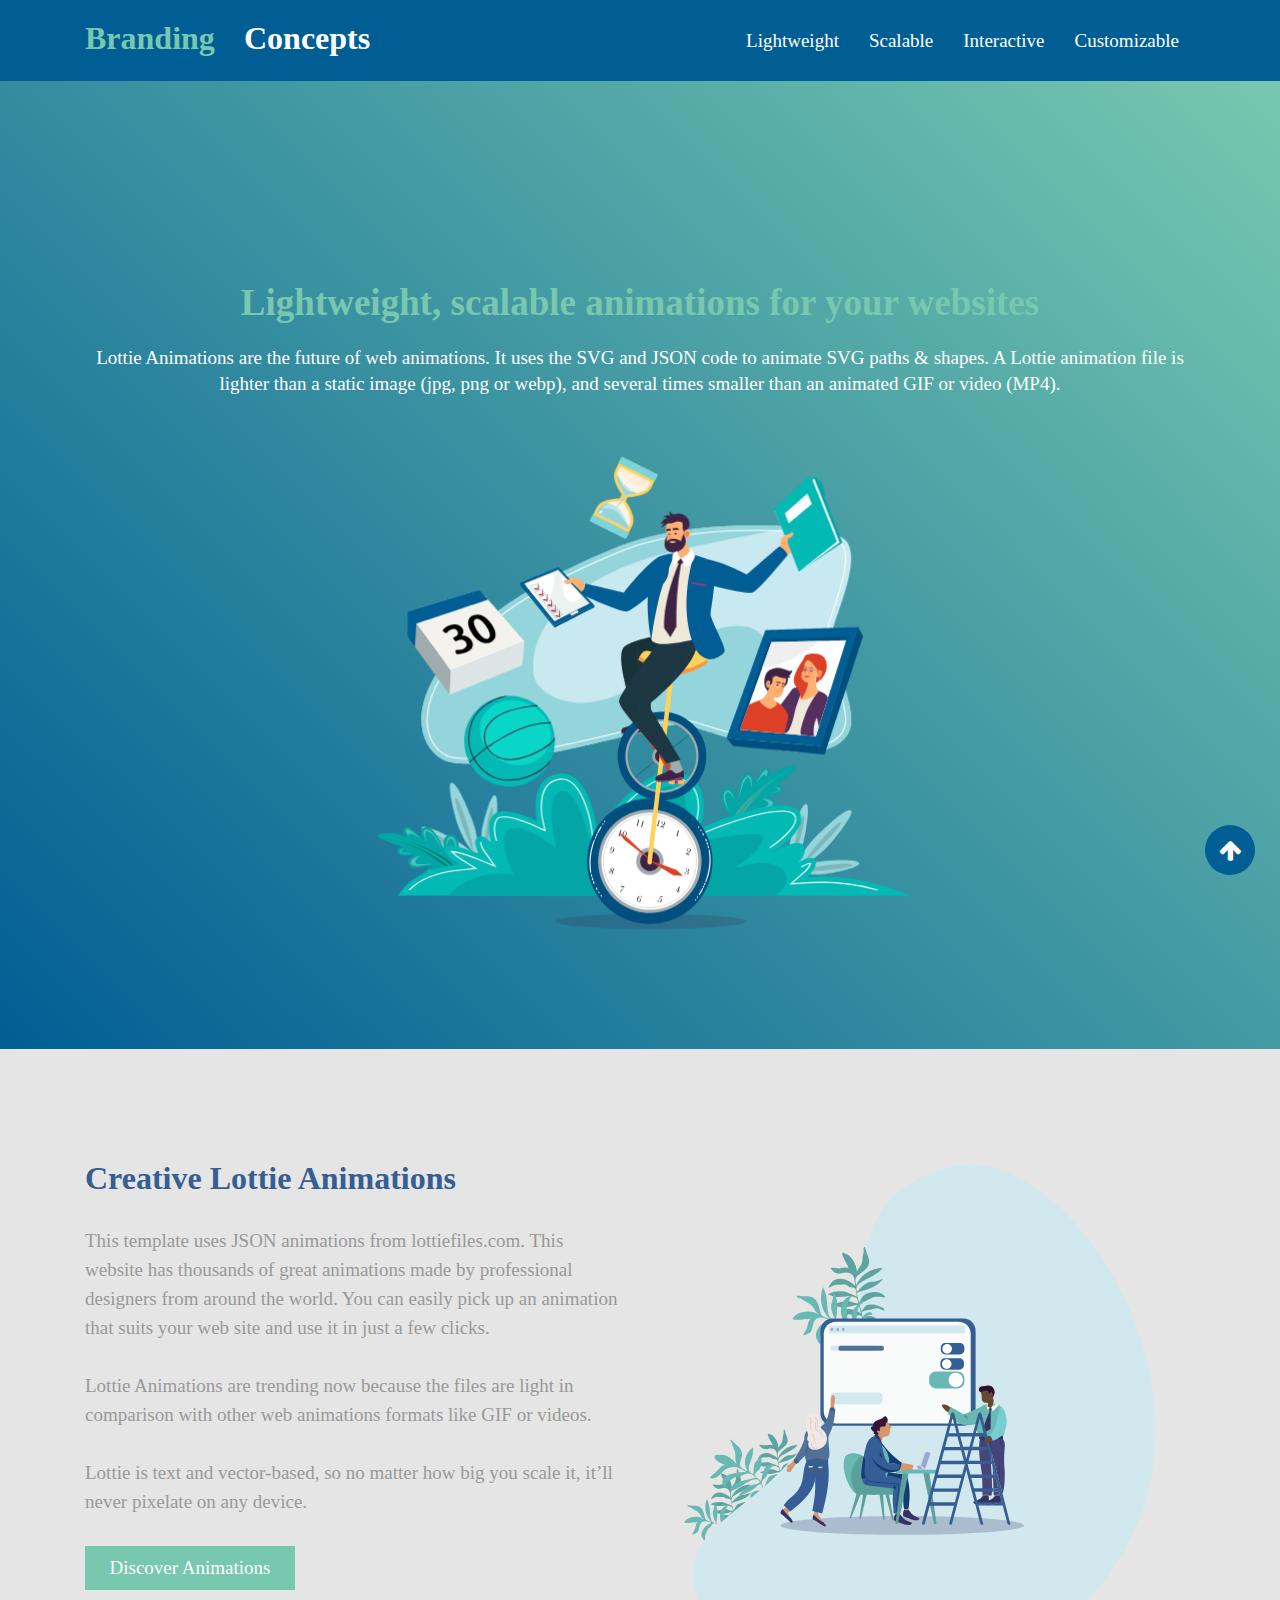
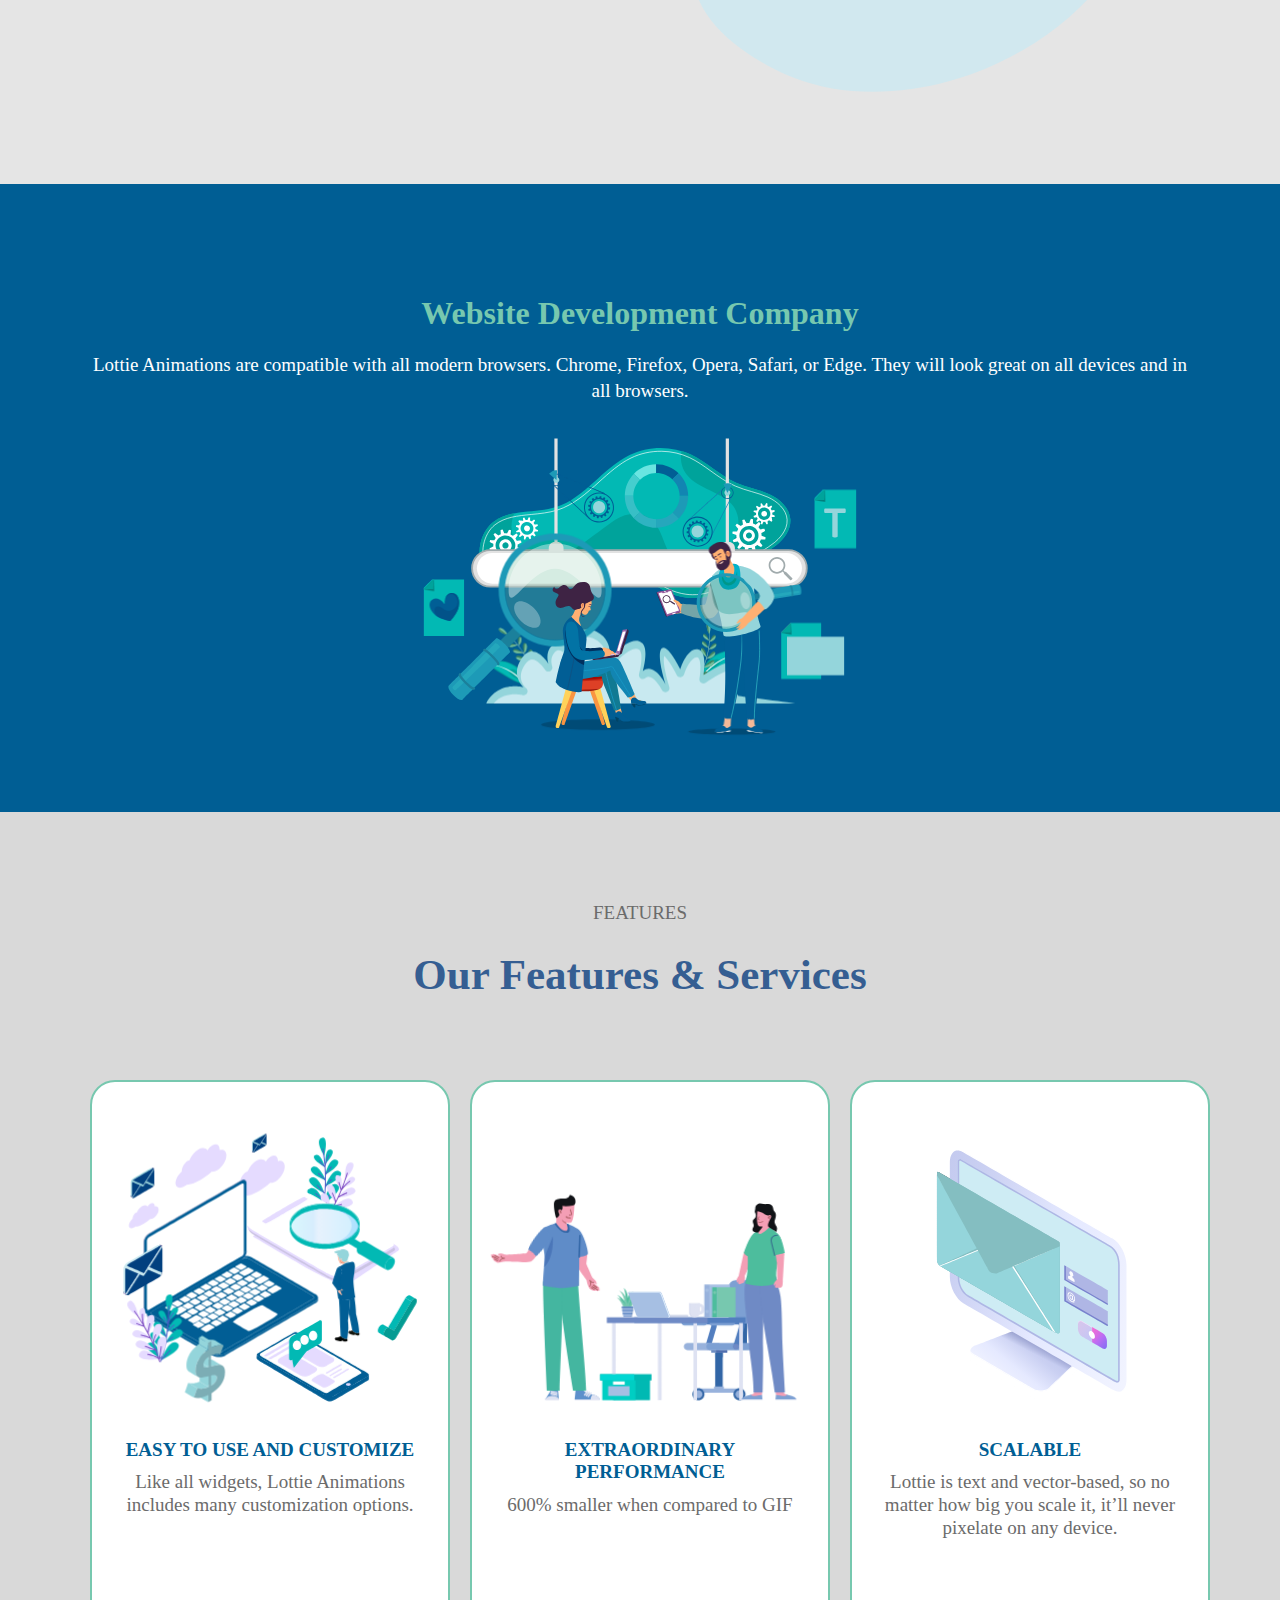
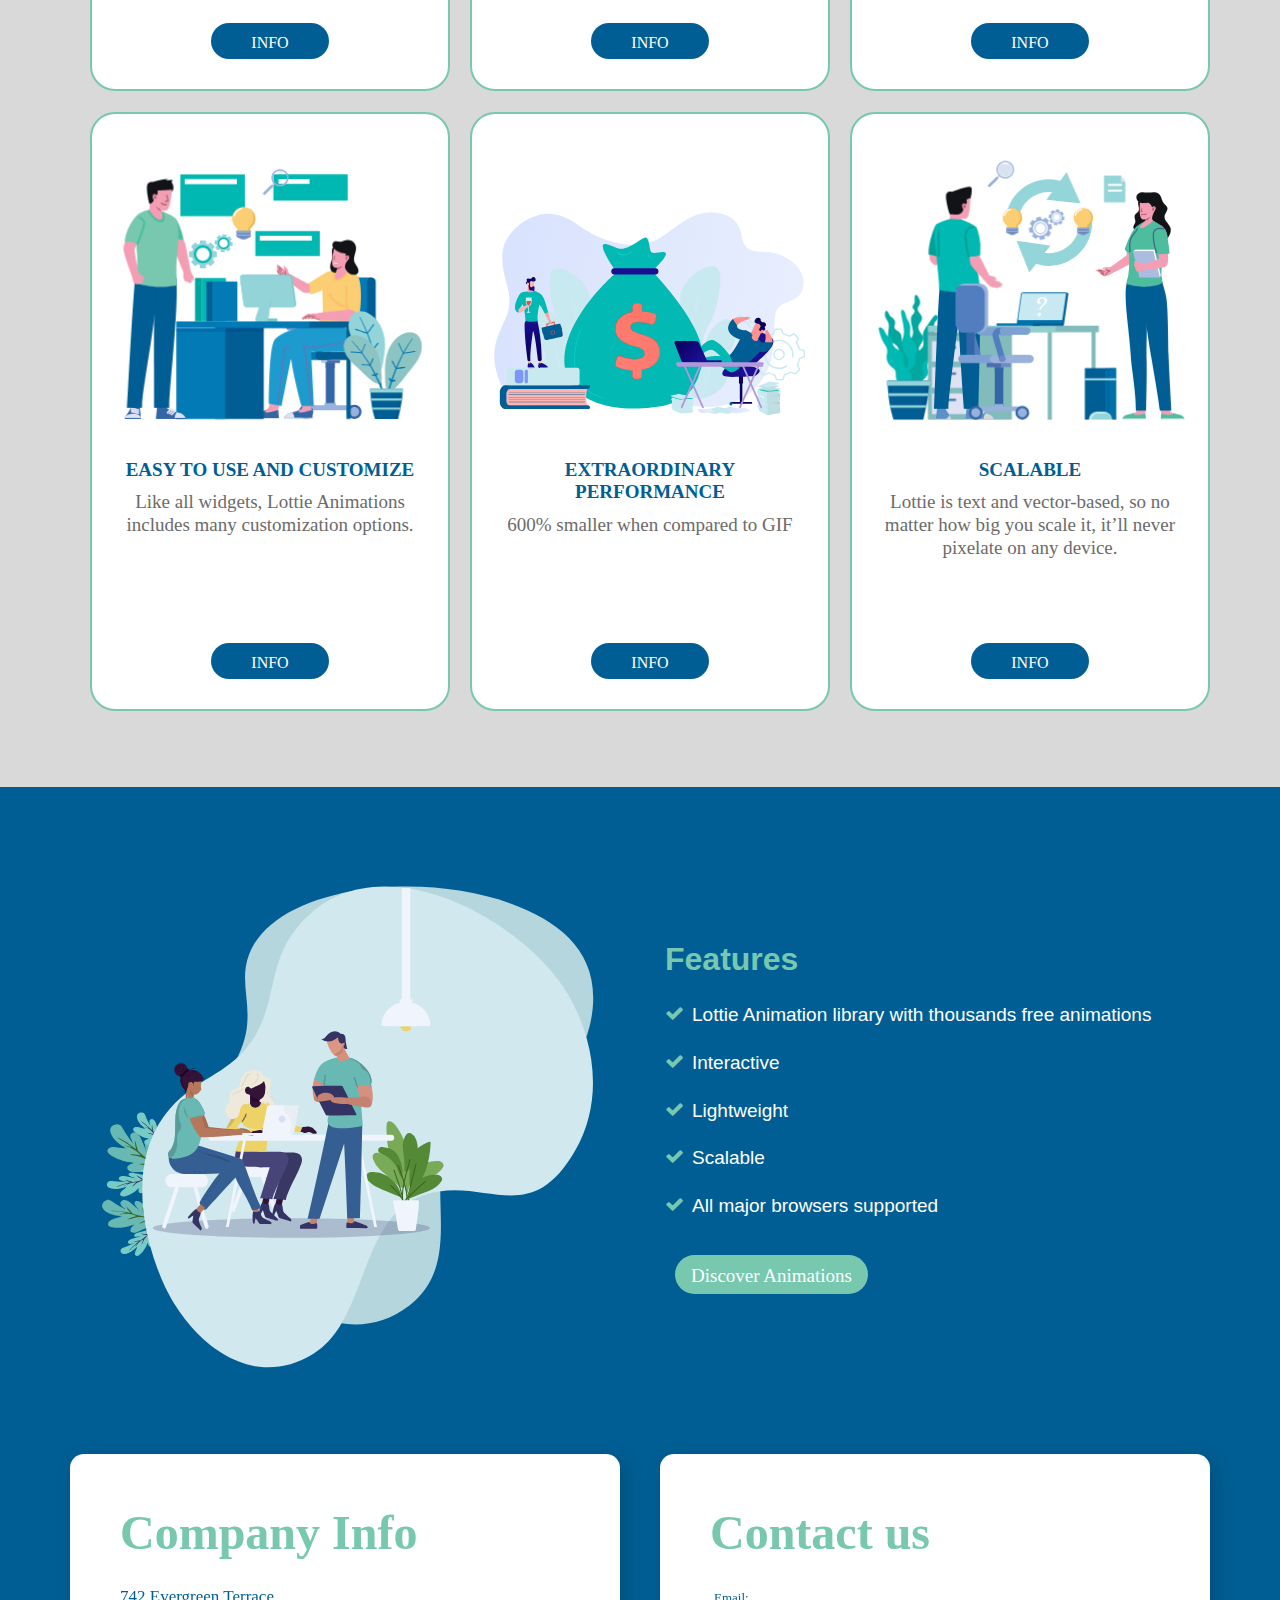
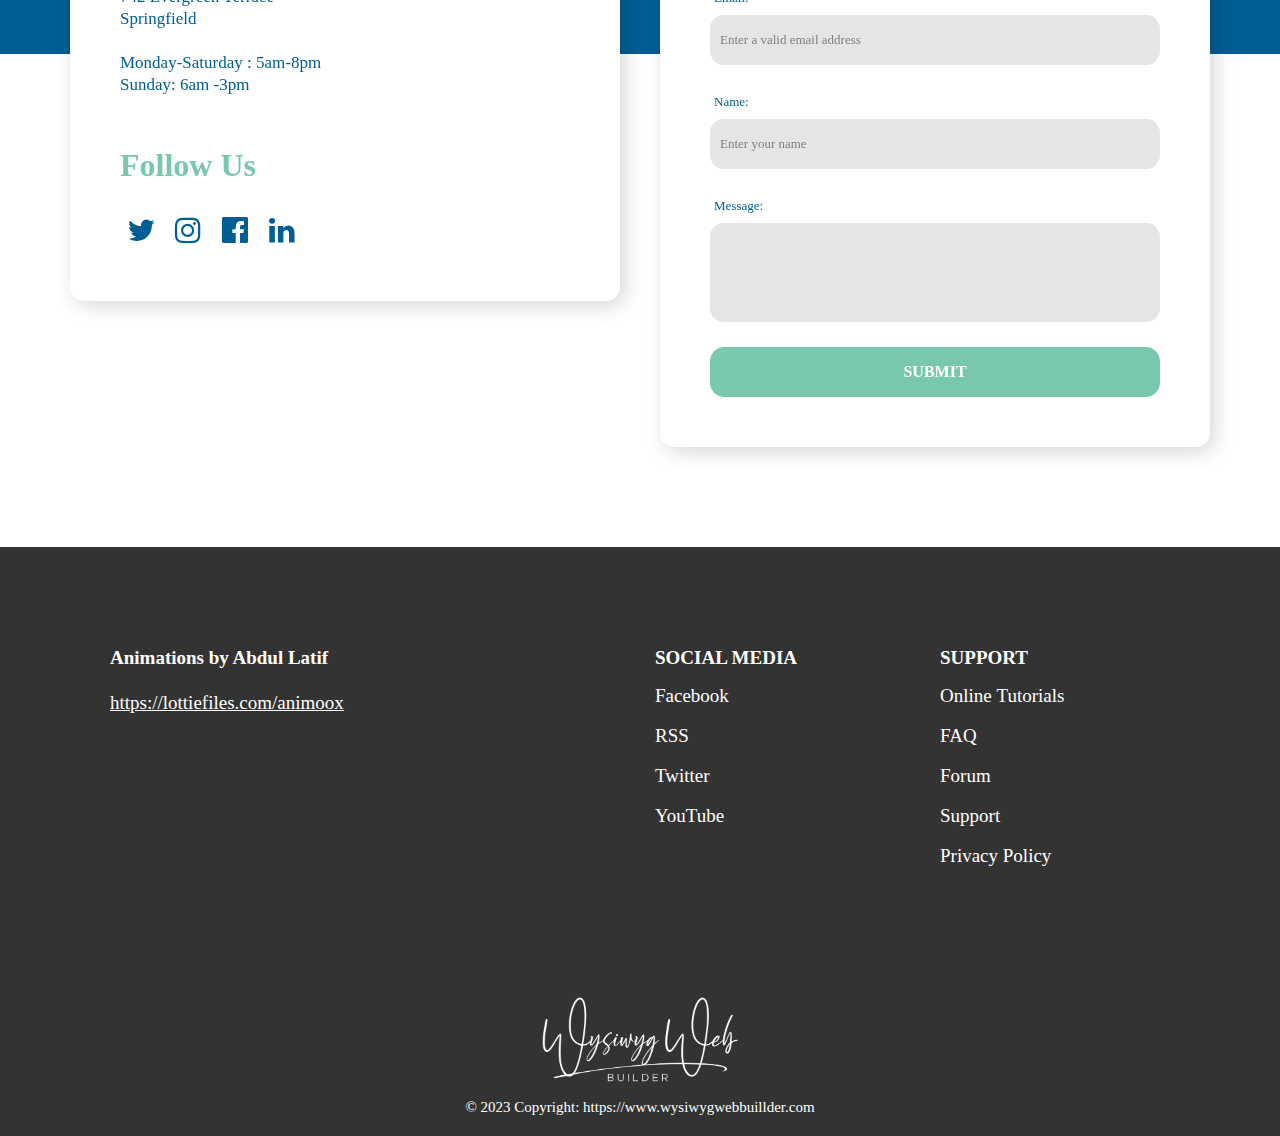
<file: index.html>
<!doctype html>
<html>
<head>
<meta charset="utf-8">
<title>Branding Concepts</title>
<meta name="generator" content="WYSIWYG Web Builder 18 - http://www.wysiwygwebbuilder.com">
<meta name="viewport" content="width=device-width, initial-scale=1.0">
<link href="css/font-awesome.min.css" rel="stylesheet">
<link href="css/brandingconcepts.css" rel="stylesheet">
<link href="css/wb18_brandingconcepts.css" rel="stylesheet">
</head>
<body>
<div id="wb_header">
<div id="header">
<div class="row">
<div class="col-1">
<div id="wb_headerLogo1" style="display:inline-block;width:159px;height:39px;z-index:0;">
<h1 id="headerLogo1">Branding</h1>
</div>
<div id="wb_headerLogo2" style="display:inline-block;width:210px;height:35px;z-index:1;">
<h1 id="headerLogo2">Concepts</h1>
</div>
</div>
<div class="col-2">
<div id="wb_headerMenu" style="display:inline-block;width:100%;z-index:2;">
<div id="headerMenu" class="headerMenu" style="width:100%;height:auto !important;">
<div class="container">
<div class="navbar-header">
<button title="" type="button" class="navbar-toggle" data-bs-toggle="collapse" data-bs-target=".headerMenu-navbar-collapse">
<span class="icon-bar"></span>
<span class="icon-bar"></span>
<span class="icon-bar"></span>
</button>
</div>
<div class="headerMenu-navbar-collapse collapse">
<ul class="nav navbar-nav">
<li class="nav-item">
<a href="./wb18_brandingconcepts.html#layoutyGridLottie2" class="nav-link">Lightweight</a>
</li>
<li class="nav-item">
<a href="./wb18_brandingconcepts.html#layoutyGridLottie3" class="nav-link">Scalable</a>
</li>
<li class="nav-item">
<a href="./wb18_brandingconcepts.html#layoutyGridLottie4" class="nav-link">Interactive</a>
</li>
<li class="nav-item">
<a href="./wb18_brandingconcepts.html#layoutyGridLottie5" class="nav-link">Customizable</a>
</li>
</ul>
</div>
</div>
</div>
</div>
</div>
</div>
</div>
</div>
<div id="wb_layoutyGridLottie1">
<div id="layoutyGridLottie1">
<div class="col-1">
<div id="wb_introHeading" style="display:inline-block;width:100%;z-index:3;">
<h2 id="introHeading">Lightweight, scalable animations for your websites</h2>
</div>
<div id="wb_introText">
<span style="color:#FFFFFF;font-family:'Open Sans';font-size:19px;line-height:26px;">Lottie Animations are the future of web animations. It uses the SVG and JSON code to animate SVG paths &amp; shapes. A Lottie animation file is lighter than a static image (jpg, png or webp), and several times smaller than an animated GIF or video (MP4). </span>
</div>
<div id="wb_introLottie" style="display:inline-block;width:100%;z-index:5;">
<a href="https://lottiefiles.com/121529-businessman-balancing-on-time-unicycle" target="_blank"><lottie-player id="introLottie" autoplay loop speed="0.4" mode="bounce" src="json/121529-businessman-balancing-on-time-unicycle.json"></lottie-player></a>
</div>
</div>
</div>
</div>
<div id="wb_layoutyGridLottie2">
<div id="layoutyGridLottie2">
<div class="row">
<div class="col-1">
<div class="col-1-padding">
<div id="wb_creativeHeading" style="display:inline-block;width:100%;z-index:6;">
<h2 id="creativeHeading">Creative Lottie Animations</h2>
</div>
<div id="wb_creativeText">
<span style="color:#999999;font-family:'Open Sans';font-size:19px;line-height:29px;"><br>This template uses JSON animations from lottiefiles.com. This website has thousands of great animations made by professional designers from around the world. You can easily pick up an animation that suits your web site and use it in just a few clicks.<br><br>Lottie Animations are trending now because the files are light in comparison with other web animations formats like GIF or videos.<br><br>Lottie is text and vector-based, so no matter how big you scale it, it’ll never pixelate on any device. </span>
</div>
<a id="creativeButton" href="https://lottiefiles.com/" target="_blank" title="Lottie Files" style="display:inline-block;width:210px;height:44px;z-index:8;">Discover Animations</a>
</div>
</div>
<div class="col-2">
<div class="col-2-padding">
<div id="wb_creativeLottie" style="display:inline-block;width:100%;z-index:9;">
<a href="https://lottiefiles.com/122288-startup-and-teamwork-concept-web-banner" target="_blank" title="Project management"><lottie-player id="creativeLottie" loop speed="1" mode="normal" src="json/122288-startup-and-teamwork-concept-web-banner.json"></lottie-player></a>
</div>
</div>
</div>
</div>
</div>
</div>
<div id="wb_layoutyGridLottie3">
<div id="layoutyGridLottie3">
<div class="row">
<div class="col-1">
<div class="col-1-padding">
<div id="wb_Heading6" style="display:inline-block;width:100%;z-index:10;">
<h2 id="Heading6">Website Development Company</h2>
</div>
<div id="wb_compatibilityText">
<span style="color:#FFFFFF;font-family:'Open Sans';font-size:19px;line-height:26px;">Lottie Animations are compatible with all modern browsers. Chrome, Firefox, Opera, Safari, or Edge. They will look great on all devices and in all browsers.</span>
</div>
<div id="wb_compatibilityLottie" style="display:inline-block;width:100%;z-index:12;">
<a href="https://lottiefiles.com/122568-seo-specialists-work-on-high-quality-organic-search-traffic" target="_blank" title="User profile"><lottie-player id="compatibilityLottie" autoplay loop speed="1" mode="normal" src="json/122568-seo-specialists-work-on-high-quality-organic-search-traffic.json"></lottie-player></a>
</div>
</div>
</div>
</div>
</div>
</div>
<div id="wb_layoutyGridLottie4">
<div id="layoutyGridLottie4">
<div class="row">
<div class="col-1">
<div class="col-1-padding">
<div id="wb_interactiveText">
<span style="color:#6B6B6B;font-family:'Open Sans';font-size:19px;">FEATURES</span>
</div>
<div id="wb_interactiveHeading" style="display:inline-block;width:100%;z-index:14;">
<h2 id="interactiveHeading">Our Features & Services</h2>
</div>
</div>
</div>
</div>
</div>
</div>
<div id="wb_moreFeaturesLayoutGrid">
<div id="moreFeaturesLayoutGrid">
<div class="col-1">
</div>
<div class="col-2">
<div id="wb_moreFeaturesLottie1" style="display:inline-block;width:100%;z-index:15;">
<a href="https://lottiefiles.com/120981-seo-isometric-composition-with-human-characters" target="_blank" title="Effective coworking"><lottie-player id="moreFeaturesLottie1" autoplay loop speed="1" mode="normal" src="json/120981-seo-isometric-composition-with-human-characters.json"></lottie-player></a>
</div>
<div id="wb_moreFeaturesCard1" style="display:flex;width:100%;z-index:16;" class="card">
   <div id="moreFeaturesCard1-card-body">
      <div id="moreFeaturesCard1-card-item0"><h3>EASY TO USE AND CUSTOMIZE</h3></div>
      <div id="moreFeaturesCard1-card-item1">Like all widgets, Lottie Animations includes many customization options.</div>
   </div>
      <div id="moreFeaturesCard1-card-item2"><a href="https://lottiefiles.com/120981-seo-isometric-composition-with-human-characters" target="_blank">INFO</a></div>
</div>
</div>
<div class="col-3">
</div>
<div class="col-4">
<div id="wb_moreFeaturesLottie2" style="display:inline-block;width:100%;z-index:17;">
<a href="https://lottiefiles.com/121102-two-businessmen-work-in-the-office-collaboration-search-for-solutions" target="_blank" title="Leadership"><lottie-player id="moreFeaturesLottie2" autoplay loop speed="1" mode="normal" src="json/121102-two-businessmen-work-in-the-office-collaboration-search-for-solutions.json"></lottie-player></a>
</div>
<div id="wb_moreFeaturesCard2" style="display:flex;width:100%;z-index:18;" class="card">
   <div id="moreFeaturesCard2-card-body">
      <div id="moreFeaturesCard2-card-item0"><h3>EXTRAORDINARY PERFORMANCE</h3></div>
      <div id="moreFeaturesCard2-card-item1">600% smaller when compared to GIF</div>
   </div>
      <div id="moreFeaturesCard2-card-item2"><a href="https://lottiefiles.com/121102-two-businessmen-work-in-the-office-collaboration-search-for-solutions" target="_blank">INFO</a></div>
</div>
</div>
<div class="col-5">
</div>
<div class="col-6">
<div id="wb_moreFeaturesLottie3" style="display:inline-block;width:100%;z-index:19;">
<a href="https://lottiefiles.com/120976-e-mail-worldwide-delivery" target="_blank" title="Adaptive web design"><lottie-player id="moreFeaturesLottie3" autoplay loop speed="1" mode="normal" src="json/120976-e-mail-worldwide-delivery.json"></lottie-player></a>
</div>
<div id="wb_moreFeaturesCard3" style="display:flex;width:100%;z-index:20;" class="card">
   <div id="moreFeaturesCard3-card-body">
      <div id="moreFeaturesCard3-card-item0"><h3>SCALABLE</h3></div>
      <div id="moreFeaturesCard3-card-item1">Lottie is text and vector-based, so no matter how big you scale it, it’ll never pixelate on any device.</div>
   </div>
      <div id="moreFeaturesCard3-card-item2"><a href="https://lottiefiles.com/120976-e-mail-worldwide-delivery" target="_blank">INFO</a></div>
</div>
</div>
<div class="col-7">
</div>
</div>
</div>
<div id="wb_LayoutGrid1">
<div id="LayoutGrid1">
<div class="col-1">
</div>
<div class="col-2">
<div id="wb_Lottie2" style="display:inline-block;width:100%;z-index:21;">
<a href="https://lottiefiles.com/121363-business-people-creating-project" target="_blank" title="Leadership"><lottie-player id="Lottie2" autoplay loop speed="1" mode="normal" src="json/121363-business-people-creating-project.json"></lottie-player></a>
</div>
<div id="wb_Card1" style="display:flex;width:100%;z-index:22;" class="card">
   <div id="Card1-card-body">
      <div id="Card1-card-item0"><h3>EASY TO USE AND CUSTOMIZE</h3></div>
      <div id="Card1-card-item1">Like all widgets, Lottie Animations includes many customization options.</div>
   </div>
      <div id="Card1-card-item2"><a href="https://lottiefiles.com/121363-business-people-creating-project" target="_blank">INFO</a></div>
</div>
</div>
<div class="col-3">
</div>
<div class="col-4">
<div id="wb_Lottie1" style="display:inline-block;width:100%;z-index:23;">
<a href="https://lottiefiles.com/120812-good-investment-makes-it-reach-the-target" target="_blank" title="Effective coworking"><lottie-player id="Lottie1" autoplay loop speed="1" mode="normal" src="json/120812-good-investment-makes-it-reach-the-target.json"></lottie-player></a>
</div>
<div id="wb_Card2" style="display:flex;width:100%;z-index:24;" class="card">
   <div id="Card2-card-body">
      <div id="Card2-card-item0"><h3>EXTRAORDINARY PERFORMANCE</h3></div>
      <div id="Card2-card-item1">600% smaller when compared to GIF</div>
   </div>
      <div id="Card2-card-item2"><a href="https://lottiefiles.com/120812-good-investment-makes-it-reach-the-target" target="_blank">INFO</a></div>
</div>
</div>
<div class="col-5">
</div>
<div class="col-6">
<div id="wb_Lottie3" style="display:inline-block;width:100%;z-index:25;">
<a href="https://lottiefiles.com/121364-business-team-brainstorming-and-discussing-startup-project" target="_blank" title="Adaptive web design"><lottie-player id="Lottie3" autoplay loop speed="1" mode="normal" src="json/121364-business-team-brainstorming-and-discussing-startup-project.json"></lottie-player></a>
</div>
<div id="wb_Card3" style="display:flex;width:100%;z-index:26;" class="card">
   <div id="Card3-card-body">
      <div id="Card3-card-item0"><h3>SCALABLE</h3></div>
      <div id="Card3-card-item1">Lottie is text and vector-based, so no matter how big you scale it, it’ll never pixelate on any device.</div>
   </div>
      <div id="Card3-card-item2"><a href="https://lottiefiles.com/121364-business-team-brainstorming-and-discussing-startup-project" target="_blank">INFO</a></div>
</div>
</div>
<div class="col-7">
</div>
</div>
</div>
<div id="wb_layoutyGridLottie5">
<div id="layoutyGridLottie5">
<div class="col-1">
<div class="col-1-padding">
<div id="wb_featuresLottie" style="display:inline-block;width:100%;z-index:27;">
<a href="https://lottiefiles.com/121528-colleagues-working-together-on-project" target="_blank" title="Jumping partners"><lottie-player id="featuresLottie" autoplay loop speed="1" mode="normal" src="json/121528-colleagues-working-together-on-project.json"></lottie-player></a>
</div>
</div>
</div>
<div class="col-2">
<div class="col-2-padding">
<div id="wb_featuresCard" style="display:flex;width:100%;z-index:28;" class="card">
   <div id="featuresCard-card-body">
      <div id="featuresCard-card-item0">Features</div>
      <div id="featuresCard-card-item1"><i class="fa fa-check"></i>Lottie Animation library with thousands free animations</div>
      <hr id="featuresCard-card-item2">
      <div id="featuresCard-card-item3"><i class="fa fa-check"></i>Interactive</div>
      <hr id="featuresCard-card-item4">
      <div id="featuresCard-card-item5"><i class="fa fa-check"></i>Lightweight</div>
      <hr id="featuresCard-card-item6">
      <div id="featuresCard-card-item7"><i class="fa fa-check"></i>Scalable</div>
      <hr id="featuresCard-card-item8">
      <div id="featuresCard-card-item9"><i class="fa fa-check"></i>All major browsers supported</div>
      <hr id="featuresCard-card-item10">
      <div id="featuresCard-card-item11"><a href="https://lottiefiles.com/" target="_blank">Discover Animations</a></div>
   </div>
</div>
</div>
</div>
</div>
</div>
<div id="wb_layoutyGridContact">
<div id="layoutyGridContact-divider-top">
<svg xmlns="http://www.w3.org/2000/svg" viewBox="0 0 1000 200" preserveAspectRatio="none">
<rect width="1000" height="200" class="divider-fill" />
</svg></div>
<div id="layoutyGridContact">
<div class="col-1">
<div id="wb_LayoutGrid3">
<div id="LayoutGrid3">
<div class="row">
<div class="col-1">
<div id="wb_Heading2" style="display:inline-block;width:100%;z-index:29;">
<h2 id="Heading2">Company Info</h2>
</div>
<div id="wb_Text12">
<span style="color:#005E94;font-family:'Open Sans';font-size:17px;line-height:22px;">742 Evergreen Terrace<br>Springfield<br>​<br>Monday-Saturday : 5am-8pm<br>Sunday: 6am -3pm</span>
</div>
<div id="wb_Heading3" style="display:inline-block;width:100%;z-index:31;">
<h3 id="Heading3">Follow Us</h3>
</div>
<div id="wb_Icon3" style="display:inline-block;width:30px;height:30px;text-align:center;z-index:32;">
<a href="./wb18_brandingconcepts.html"><div id="Icon3"><i class="fa fa-twitter"></i></div></a>
</div>
<div id="wb_Icon4" style="display:inline-block;width:30px;height:30px;text-align:center;z-index:33;">
<a href="./wb18_brandingconcepts.html"><div id="Icon4"><i class="fa fa-instagram"></i></div></a>
</div>
<div id="wb_Icon5" style="display:inline-block;width:30px;height:30px;text-align:center;z-index:34;">
<a href="./wb18_brandingconcepts.html"><div id="Icon5"><i class="fa fa-facebook-official"></i></div></a>
</div>
<div id="wb_Icon1" style="display:inline-block;width:30px;height:30px;text-align:center;z-index:35;">
<a href="./wb18_brandingconcepts.html"><div id="Icon1"><i class="fa fa-linkedin"></i></div></a>
</div>
</div>
</div>
</div>
</div>
</div>
<div class="col-2">
<div class="col-2-padding">
</div>
</div>
<div class="col-3">
<div id="wb_LayoutGrid2">
<div id="LayoutGrid2">
<div class="row">
<div class="col-1">
<div id="wb_Heading1" style="display:inline-block;width:100%;z-index:37;">
<h2 id="Heading1">Contact us</h2>
</div>
<label for="inputEmail" id="Label1" style="display:block;width:100%;line-height:16px;z-index:38;">Email:</label>
<input type="text" id="inputEmail" style="display:block;width: 100%;height:50px;z-index:39;" name="email" value="" spellcheck="false" placeholder="Enter a valid email address">
<label for="inputName" id="Label2" style="display:block;width:100%;line-height:16px;z-index:40;">Name:</label>
<input type="text" id="inputName" style="display:block;width: 100%;height:50px;z-index:41;" name="email" value="" spellcheck="false" placeholder="Enter your name">
<label for="inputMessage" id="Label3" style="display:block;width:100%;line-height:16px;z-index:42;">Message:</label>
<textarea name="message" id="inputMessage" style="display:block;width: 100%;;height:99px;z-index:43;" rows="3" cols="46" spellcheck="false"></textarea>
<input type="submit" id="Button1" name="" value="SUBMIT" style="display:block;width: 100%;;height:50px;z-index:44;">
</div>
</div>
</div>
</div>
</div>
</div>
</div>
<div id="upStickyLayer" style="position:fixed;text-align:left;left:auto;right:25px;top:auto;bottom:25px;width:50px;height:50px;z-index:78;">
<div id="wb_upIcon" style="position:absolute;left:9px;top:9px;width:24px;height:24px;text-align:center;z-index:46;">
<a href="./wb18_brandingconcepts.html#layoutyGridLottie1"><div id="upIcon"><i class="fa fa-arrow-up"></i></div></a></div>
</div>
<div id="wb_linksLayoutGrid">
<div id="linksLayoutGrid">
<div class="row">
<div class="col-1">
<div class="col-1-padding">
<div id="wb_linksText1">
<span style="color:#FFFFFF;font-family:'Open Sans Bold';font-size:19px;"><strong>Animations by Abdul Latif</strong></span><span style="color:#FFFFFF;font-family:'Open Sans';font-size:19px;"><strong><br><br></strong><a href="https://lottiefiles.com/animoox">https://lottiefiles.com/animoox</a></span>
</div>
</div>
</div>
<div class="col-2">
<div id="wb_linksText2">
<span style="color:#FFFFFF;font-family:'Open Sans Bold';font-size:19px;"><strong>SOCIAL MEDIA</strong></span>
</div>
<div id="wb_linksMenu1" style="display:inline-block;width:100%;z-index:49;">
<ul id="linksMenu1" role="menubar" class="nav">
<li role="menuitem" class="nav-item firstmain"><a class="nav-link" href="https://www.facebook.com/wysiwygwb" target="_blank">Facebook</a>
</li>
<li role="menuitem" class="nav-item"><a class="nav-link" href="http://www.wysiwygwebbuilder.com/forum/app.php/feed?mode=news" target="_self">RSS</a>
</li>
<li role="menuitem" class="nav-item"><a class="nav-link" href="http://twitter.com/wysiwyg_wb" target="_blank">Twitter</a>
</li>
<li role="menuitem" class="nav-item"><a class="nav-link" href="https://www.youtube.com/channel/UCu3yYRA9WyiFBZEZiAM0bkA" target="_blank">YouTube</a>
</li>
</ul>

</div>
</div>
<div class="col-3">
<div id="wb_linksText3">
<span style="color:#FFFFFF;font-family:'Open Sans Bold';font-size:19px;"><strong>SUPPORT</strong></span>
</div>
<div id="wb_linksMenu2" style="display:inline-block;width:100%;z-index:51;">
<ul id="linksMenu2" role="menubar" class="nav">
<li role="menuitem" class="nav-item firstmain"><a class="nav-link" href="http://wysiwygwebbuilder.com/getting_started.html" target="_self">Online&nbsp;Tutorials</a>
</li>
<li role="menuitem" class="nav-item"><a class="nav-link" href="https://www.wysiwygwebbuilder.com/forum/viewforum.php?f=10" target="_self">FAQ</a>
</li>
<li role="menuitem" class="nav-item"><a class="nav-link" href="https://www.wysiwygwebbuilder.com/forum/index.php" target="_self">Forum</a>
</li>
<li role="menuitem" class="nav-item"><a class="nav-link" href="http://wysiwygwebbuilder.com/support.html" target="_self">Support</a>
</li>
<li role="menuitem" class="nav-item"><a class="nav-link" href="http://wysiwygwebbuilder.com/privacy.html" target="_self">Privacy&nbsp;Policy</a>
</li>
</ul>

</div>
</div>
</div>
</div>
</div>
<div id="wb_footerLayoutGrid">
<div id="footerLayoutGrid">
<div class="row">
<div class="col-1">
<div class="col-1-padding">
<div id="wb_Image6" style="display:inline-block;width:200px;height:87px;z-index:52;">
<img src="images/wwb-signature-small.png" id="Image6" alt="" width="200" height="88">
</div>
<div id="wb_footerText">
<span style="color:#FFFFFF;font-family:'Open Sans';font-size:15px;">© 2023 Copyright: https://www.wysiwygwebbuillder.com</span>
</div>
</div>
</div>
</div>
</div>
</div>
<script src="js/jquery-3.6.0.min.js"></script>
<script src="js/jquery.ui.effect.min.js"></script>
<script src="js/popper.min.js"></script>
<script src="js/bootstrap.min.js"></script>
<script src="js/lottie-player.js"></script>
<script src="js/lottie-interactivity.min.js"></script>
<script>
document.addEventListener('DOMContentLoaded', function(event)
{
   var headerMenu_dropdownToggle = document.querySelectorAll('#headerMenu .dropdown-toggle');
   headerMenu_dropdownToggle.forEach(item => 
   {
      var dropdown = new bootstrap.Dropdown(item, {popperConfig:{placement:item.getAttribute('data-bs-placement')}});
   });
   var headerMenu_dropdown = document.querySelectorAll('#headerMenu .dropdown');
   headerMenu_dropdown.forEach(item => 
   {
      item.addEventListener('shown.bs.dropdown', function(e)
      {
         e.currentTarget.classList.add('show');
      });
      item.addEventListener('hidden.bs.dropdown', function(e)
      {
         e.currentTarget.classList.remove('show');
      });
   });
   LottieInteractivity.create(
   {
      mode: 'scroll',
      player: '#creativeLottie',
      actions: [{ visibility: [0.1, 0.8], type: 'seek', frames: [0]}]
   });
});
</script>
<script>
$(document).ready(function()
{
   $("a[href*='#header']").click(function(event)
   {
      event.preventDefault();
      $('html, body').stop().animate({ scrollTop: $('#wb_header').offset().top }, 600, 'easeOutCirc');
   });
   $("a[href*='#layoutyGridLottie1']").click(function(event)
   {
      event.preventDefault();
      $('html, body').stop().animate({ scrollTop: $('#wb_layoutyGridLottie1').offset().top-88 }, 600, 'easeOutExpo');
   });
   $("a[href*='#layoutyGridLottie2']").click(function(event)
   {
      event.preventDefault();
      $('html, body').stop().animate({ scrollTop: $('#wb_layoutyGridLottie2').offset().top-88 }, 600, 'easeOutExpo');
   });
   $("a[href*='#layoutyGridLottie3']").click(function(event)
   {
      event.preventDefault();
      $('html, body').stop().animate({ scrollTop: $('#wb_layoutyGridLottie3').offset().top-88 }, 600, 'easeOutExpo');
   });
   $("a[href*='#layoutyGridLottie4']").click(function(event)
   {
      event.preventDefault();
      $('html, body').stop().animate({ scrollTop: $('#wb_layoutyGridLottie4').offset().top-88 }, 600, 'easeOutExpo');
   });
   $("a[href*='#moreFeaturesLayoutGrid']").click(function(event)
   {
      event.preventDefault();
      $('html, body').stop().animate({ scrollTop: $('#wb_moreFeaturesLayoutGrid').offset().top }, 600, 'easeOutExpo');
   });
   $("a[href*='#LayoutGrid1']").click(function(event)
   {
      event.preventDefault();
      $('html, body').stop().animate({ scrollTop: $('#wb_LayoutGrid1').offset().top }, 600, 'easeOutExpo');
   });
   $("a[href*='#layoutyGridLottie5']").click(function(event)
   {
      event.preventDefault();
      $('html, body').stop().animate({ scrollTop: $('#wb_layoutyGridLottie5').offset().top }, 600, 'easeOutExpo');
   });
   $("a[href*='#layoutyGridContact']").click(function(event)
   {
      event.preventDefault();
      $('html, body').stop().animate({ scrollTop: $('#wb_layoutyGridContact').offset().top-88 }, 600, 'easeOutExpo');
   });
});
</script>
</body>
</html>
</file>
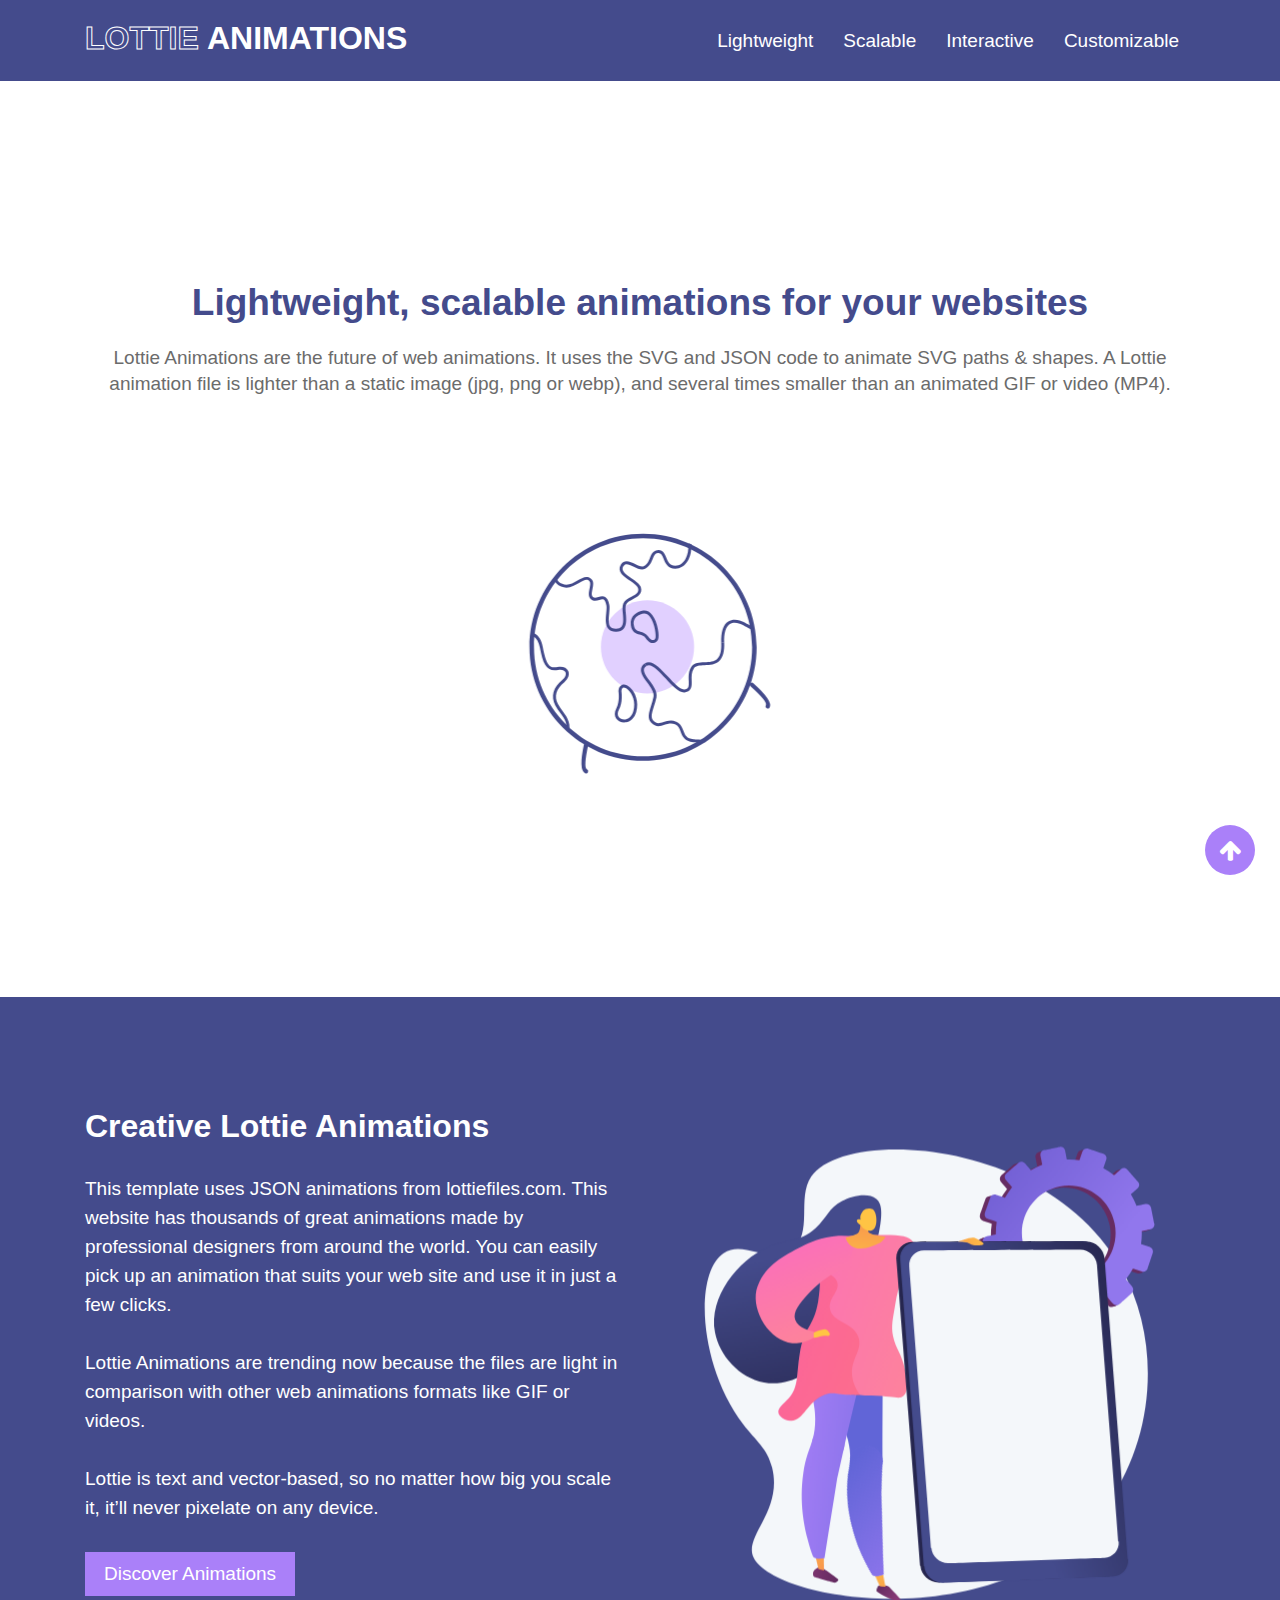
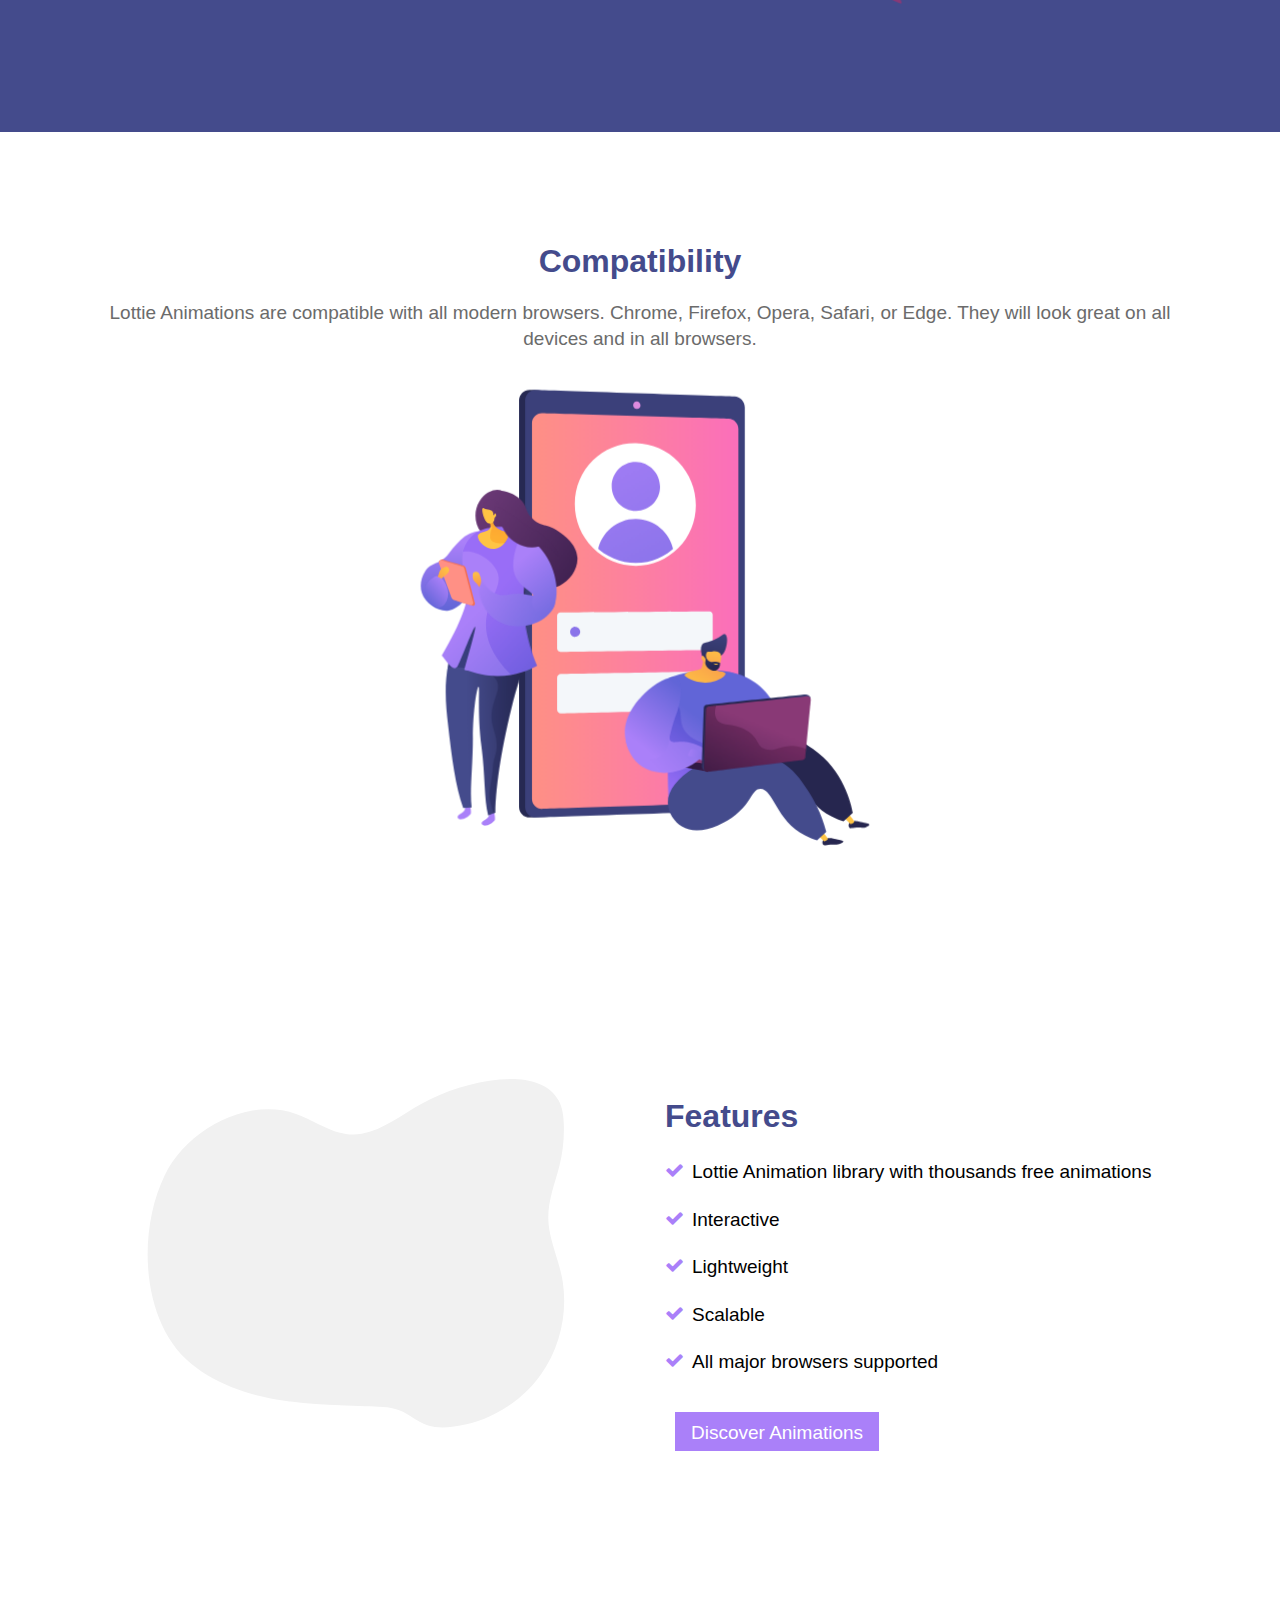
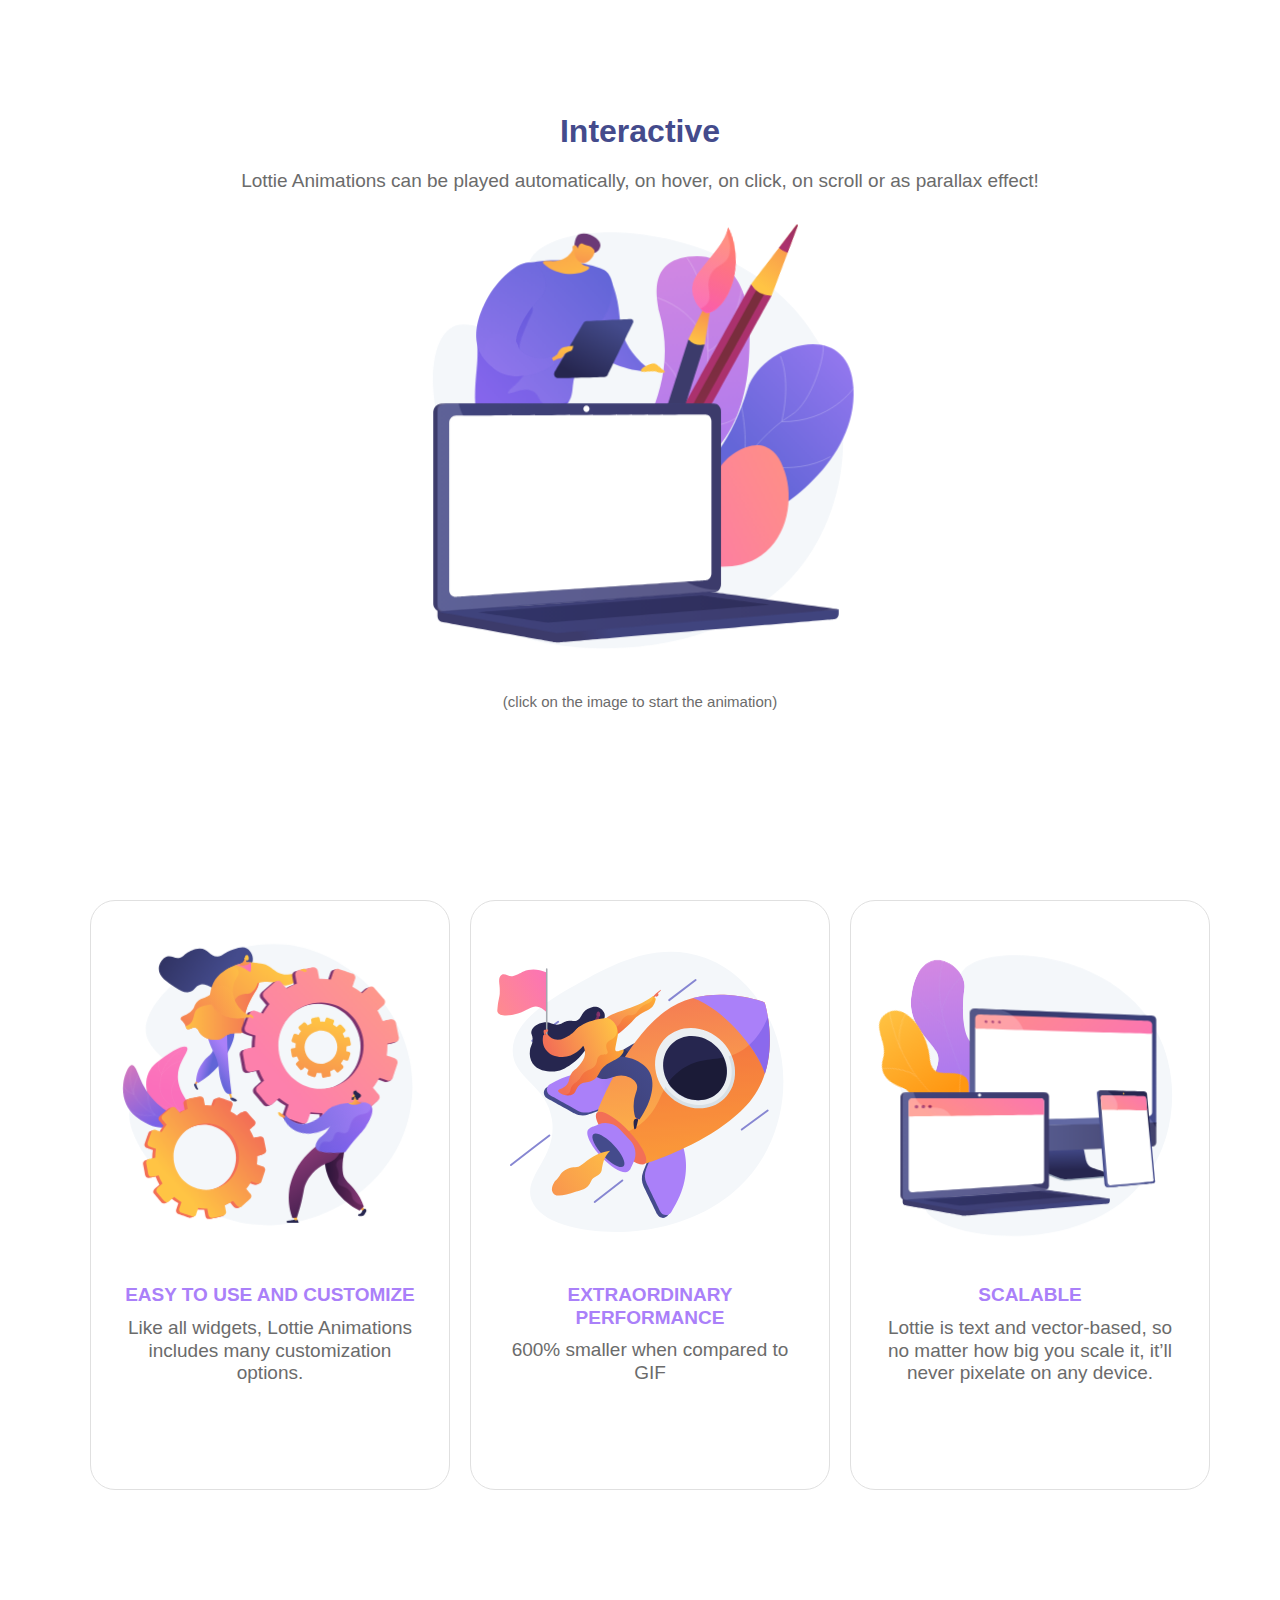
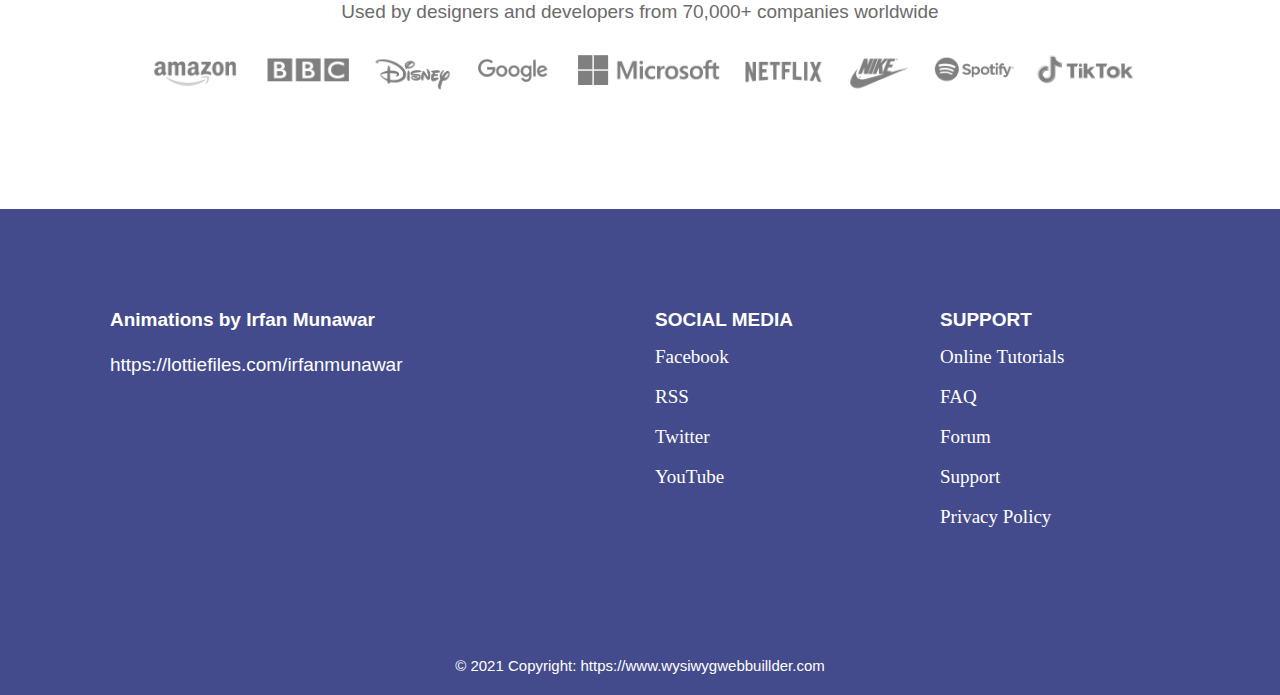
<file: www/index.html>
<!doctype html>
<html>
<head>
<meta charset="utf-8">
<title>Lottie Animations</title>
<meta name="generator" content="WYSIWYG Web Builder 18 - http://www.wysiwygwebbuilder.com">
<meta name="viewport" content="width=device-width, initial-scale=1.0">
<link href="css/font-awesome.min.css" rel="stylesheet">
<link href="css/lottie.css" rel="stylesheet">
<link href="css/wb17_lottie.css" rel="stylesheet">
<script src="js/jquery-1.12.4.min.js"></script>
<script src="js/jquery.ui.effect.min.js"></script>
<script src="js/popper.min.js"></script>
<script src="js/bootstrap.min.js"></script>
<script src="js/lottie-player.js"></script>
<script src="js/lottie-interactivity.min.js"></script>
<script src="js/wwb18.min.js"></script>
<script>
document.addEventListener('DOMContentLoaded', function(event)
{
   var headerMenu_dropdownToggle = document.querySelectorAll('#headerMenu .dropdown-toggle');
   headerMenu_dropdownToggle.forEach(item => 
   {
      var dropdown = new bootstrap.Dropdown(item, {popperConfig:{placement:item.getAttribute('data-bs-placement')}});
   });
   var headerMenu_dropdown = document.querySelectorAll('#headerMenu .dropdown');
   headerMenu_dropdown.forEach(item => 
   {
      item.addEventListener('shown.bs.dropdown', function(e)
      {
         e.currentTarget.classList.add('show');
      });
      item.addEventListener('hidden.bs.dropdown', function(e)
      {
         e.currentTarget.classList.remove('show');
      });
   });
   LottieInteractivity.create(
   {
      mode: 'scroll',
      player: '#creativeLottie',
      actions: [{ visibility: [0.1, 0.8], type: 'seek', frames: [0]}]
   });
   document.getElementById('wb_interactiveLottie').addEventListener('click', function() { document.getElementById('interactiveLottie').getLottie().goToAndPlay(0) }, false);
});
</script>
<script>
$(document).ready(function()
{
   $('#reviewsImage1').addClass('visibility-hidden');
   $('#portfolio-image2').addClass('visibility-hidden');
   $('#reviewsImage1').addClass('visibility-hidden');
   $('#portfolio-image2').addClass('visibility-hidden');
   $('#reviewsImage1').addClass('visibility-hidden');
   $('#portfolio-image2').addClass('visibility-hidden');
   $('#reviewsImage1').addClass('visibility-hidden');
   $('#portfolio-image2').addClass('visibility-hidden');
   $("a[href*='#header']").click(function(event)
   {
      event.preventDefault();
      $('html, body').stop().animate({ scrollTop: $('#wb_header').offset().top }, 600, 'easeOutCirc');
   });
   $("a[href*='#intro']").click(function(event)
   {
      event.preventDefault();
      $('html, body').stop().animate({ scrollTop: $('#wb_intro').offset().top-88 }, 600, 'easeOutExpo');
   });
   $("a[href*='#introLayoutGrid']").click(function(event)
   {
      event.preventDefault();
      $('html, body').stop().animate({ scrollTop: $('#wb_introLayoutGrid').offset().top-88 }, 600, 'easeOutExpo');
   });
   function onScrollintroLayoutGrid()
   {
      var $obj = $("#wb_introLayoutGrid");
      if (!$obj.hasClass("in-viewport") && $obj.inViewPort(false))
      {
         $obj.addClass("in-viewport");
         AnimateCss('reviewsImage1', 'animate-fade-in-up', 0, 1000);
         AnimateCss('portfolio-image2', 'animate-fade-in-up', 500, 1000);
      }
   }
   onScrollintroLayoutGrid();
   $(window).scroll(function(event)
   {
      onScrollintroLayoutGrid();
   });
   $("a[href*='#compatibilityLayoutGrid']").click(function(event)
   {
      event.preventDefault();
      $('html, body').stop().animate({ scrollTop: $('#wb_compatibilityLayoutGrid').offset().top-88 }, 600, 'easeOutExpo');
   });
   function onScrollcompatibilityLayoutGrid()
   {
      var $obj = $("#wb_compatibilityLayoutGrid");
      if (!$obj.hasClass("in-viewport") && $obj.inViewPort(false))
      {
         $obj.addClass("in-viewport");
         AnimateCss('reviewsImage1', 'animate-fade-in-up', 0, 1000);
         AnimateCss('portfolio-image2', 'animate-fade-in-up', 500, 1000);
      }
   }
   onScrollcompatibilityLayoutGrid();
   $(window).scroll(function(event)
   {
      onScrollcompatibilityLayoutGrid();
   });
   $("a[href*='#featuresLayoutGrid']").click(function(event)
   {
      event.preventDefault();
      $('html, body').stop().animate({ scrollTop: $('#wb_featuresLayoutGrid').offset().top }, 600, 'easeOutExpo');
   });
   $("a[href*='#interactiveLayoutGrid']").click(function(event)
   {
      event.preventDefault();
      $('html, body').stop().animate({ scrollTop: $('#wb_interactiveLayoutGrid').offset().top-88 }, 600, 'easeOutExpo');
   });
   function onScrollinteractiveLayoutGrid()
   {
      var $obj = $("#wb_interactiveLayoutGrid");
      if (!$obj.hasClass("in-viewport") && $obj.inViewPort(false))
      {
         $obj.addClass("in-viewport");
         AnimateCss('reviewsImage1', 'animate-fade-in-up', 0, 1000);
         AnimateCss('portfolio-image2', 'animate-fade-in-up', 500, 1000);
      }
   }
   onScrollinteractiveLayoutGrid();
   $(window).scroll(function(event)
   {
      onScrollinteractiveLayoutGrid();
   });
   $("a[href*='#moreFeaturesLayoutGrid']").click(function(event)
   {
      event.preventDefault();
      $('html, body').stop().animate({ scrollTop: $('#wb_moreFeaturesLayoutGrid').offset().top }, 600, 'easeOutExpo');
   });
   $("a[href*='#clientsLayoutGrid']").click(function(event)
   {
      event.preventDefault();
      $('html, body').stop().animate({ scrollTop: $('#wb_clientsLayoutGrid').offset().top-88 }, 600, 'easeOutExpo');
   });
   function onScrollclientsLayoutGrid()
   {
      var $obj = $("#wb_clientsLayoutGrid");
      if (!$obj.hasClass("in-viewport") && $obj.inViewPort(false))
      {
         $obj.addClass("in-viewport");
         AnimateCss('reviewsImage1', 'animate-fade-in-up', 0, 1000);
         AnimateCss('portfolio-image2', 'animate-fade-in-up', 500, 1000);
      }
   }
   onScrollclientsLayoutGrid();
   $(window).scroll(function(event)
   {
      onScrollclientsLayoutGrid();
   });
});
</script>
</head>
<body>
<div id="wb_header">
<div id="header">
<div class="row">
<div class="col-1">
<div id="wb_headerLogo1" style="display:inline-block;width:122px;height:33px;z-index:0;">
<h1 id="headerLogo1">LOTTIE</h1>
</div>
<div id="wb_headerLogo2" style="display:inline-block;width:210px;height:35px;z-index:1;">
<h1 id="headerLogo2">ANIMATIONS</h1>
</div>
</div>
<div class="col-2">
<div id="wb_headerMenu" style="display:inline-block;width:100%;z-index:2;">
<div id="headerMenu" class="headerMenu" style="width:100%;height:auto !important;">
<div class="container">
<div class="navbar-header">
<button title="" type="button" class="navbar-toggle" data-bs-toggle="collapse" data-bs-target=".headerMenu-navbar-collapse">
<span class="icon-bar"></span>
<span class="icon-bar"></span>
<span class="icon-bar"></span>
</button>
</div>
<div class="headerMenu-navbar-collapse collapse">
<ul class="nav navbar-nav">
<li class="nav-item">
<a href="#prices" class="nav-link">Lightweight</a>
</li>
<li class="nav-item">
<a href="#coffee" class="nav-link">Scalable</a>
</li>
<li class="nav-item">
<a href="#about" class="nav-link">Interactive</a>
</li>
<li class="nav-item">
<a href="#contact" class="nav-link">Customizable</a>
</li>
</ul>
</div>
</div>
</div>
</div>
</div>
</div>
</div>
</div>
<div id="wb_intro">
<div id="intro">
<div class="col-1">
<div id="wb_introHeading" style="display:inline-block;width:100%;z-index:3;">
<h2 id="introHeading">Lightweight, scalable animations for your websites</h2>
</div>
<div id="wb_introText">
<span style="color:#6B6B6B;font-family:Arial;font-size:19px;line-height:26px;">Lottie Animations are the future of web animations. It uses the SVG and JSON code to animate SVG paths &amp; shapes. A Lottie animation file is lighter than a static image (jpg, png or webp), and several times smaller than an animated GIF or video (MP4). </span>
</div>
<div id="wb_introLottie" style="display:inline-block;width:100%;z-index:5;">
<lottie-player id="introLottie" autoplay loop speed="0.4" mode="bounce" src="json/wwb-logo-purple.json"></lottie-player>
</div>
</div>
</div>
</div>
<div id="wb_introLayoutGrid">
<div id="introLayoutGrid">
<div class="row">
<div class="col-1">
<div class="col-1-padding">
<div id="wb_creativeHeading" style="display:inline-block;width:100%;z-index:6;">
<h2 id="creativeHeading">Creative Lottie Animations</h2>
</div>
<div id="wb_creativeText">
<span style="color:#FFFFFF;font-family:Arial;font-size:19px;line-height:29px;"><br>This template uses JSON animations from lottiefiles.com. This website has thousands of great animations made by professional designers from around the world. You can easily pick up an animation that suits your web site and use it in just a few clicks.<br><br>Lottie Animations are trending now because the files are light in comparison with other web animations formats like GIF or videos.<br><br>Lottie is text and vector-based, so no matter how big you scale it, it’ll never pixelate on any device. </span>
</div>
<a id="creativeButton" href="https://lottiefiles.com/" target="_blank" title="Lottie Files" style="display:inline-block;width:210px;height:44px;z-index:8;">Discover Animations</a>
</div>
</div>
<div class="col-2">
<div class="col-2-padding">
<div id="wb_creativeLottie" style="display:inline-block;width:100%;z-index:9;">
<a href="https://lottiefiles.com/74052-project-management-v2" target="_blank" title="Project management"><lottie-player id="creativeLottie" loop speed="1" mode="normal" src="json/50467-business-solution-presentation.json"></lottie-player></a>
</div>
</div>
</div>
</div>
</div>
</div>
<div id="wb_compatibilityLayoutGrid">
<div id="compatibilityLayoutGrid">
<div class="row">
<div class="col-1">
<div class="col-1-padding">
<div id="wb_Heading6" style="display:inline-block;width:100%;z-index:10;">
<h2 id="Heading6">Compatibility</h2>
</div>
<div id="wb_compatibilityText">
<span style="color:#6B6B6B;font-family:Arial;font-size:19px;line-height:26px;">Lottie Animations are compatible with all modern browsers. Chrome, Firefox, Opera, Safari, or Edge. They will look great on all devices and in all browsers.</span>
</div>
<div id="wb_compatibilityLottie" style="display:inline-block;width:100%;z-index:12;">
<a href="https://lottiefiles.com/72874-user-profile-v2" target="_blank" title="User profile"><lottie-player id="compatibilityLottie" autoplay loop speed="1" mode="normal" src="json/72874-user-profile-v2.json"></lottie-player></a>
</div>
</div>
</div>
</div>
</div>
</div>
<div id="wb_featuresLayoutGrid">
<div id="featuresLayoutGrid">
<div class="col-1">
<div class="col-1-padding">
<div id="wb_featuresLottie" style="display:inline-block;width:100%;z-index:13;">
<a href="https://lottiefiles.com/59662-jumping-partners" target="_blank" title="Jumping partners"><lottie-player id="featuresLottie" autoplay loop speed="1" mode="normal" src="json/59662-jumping-partners.json"></lottie-player></a>
</div>
</div>
</div>
<div class="col-2">
<div class="col-2-padding">
<div id="wb_featuresCard" style="display:flex;width:100%;z-index:14;" class="card">
   <div id="featuresCard-card-body">
      <div id="featuresCard-card-item0">Features</div>
      <div id="featuresCard-card-item1"><i class="fa fa-check"></i>Lottie Animation library with thousands free animations</div>
      <hr id="featuresCard-card-item2">
      <div id="featuresCard-card-item3"><i class="fa fa-check"></i>Interactive</div>
      <hr id="featuresCard-card-item4">
      <div id="featuresCard-card-item5"><i class="fa fa-check"></i>Lightweight</div>
      <hr id="featuresCard-card-item6">
      <div id="featuresCard-card-item7"><i class="fa fa-check"></i>Scalable</div>
      <hr id="featuresCard-card-item8">
      <div id="featuresCard-card-item9"><i class="fa fa-check"></i>All major browsers supported</div>
      <hr id="featuresCard-card-item10">
      <div id="featuresCard-card-item11"><a href="https://lottiefiles.com/" target="_blank">Discover Animations</a></div>
   </div>
</div>
</div>
</div>
</div>
</div>
<div id="wb_interactiveLayoutGrid">
<div id="interactiveLayoutGrid">
<div class="row">
<div class="col-1">
<div class="col-1-padding">
<div id="wb_interactiveHeading" style="display:inline-block;width:100%;z-index:15;">
<h2 id="interactiveHeading">Interactive</h2>
</div>
<div id="wb_interactiveText">
<span style="color:#6B6B6B;font-family:Arial;font-size:19px;">Lottie Animations can be played automatically, on hover, on click, on scroll or as parallax effect!</span>
</div>
<div id="wb_interactiveLottie" style="display:inline-block;width:100%;z-index:17;">
<lottie-player id="interactiveLottie" loop speed="1" mode="normal" src="json/57488-graphic-design.json"></lottie-player>
</div>
<div id="wb_interactiveTip">
<span style="color:#6B6B6B;font-family:Arial;font-size:15px;">(click on the image to start the animation)</span>
</div>
</div>
</div>
</div>
</div>
</div>
<div id="wb_moreFeaturesLayoutGrid">
<div id="moreFeaturesLayoutGrid">
<div class="row">
<div class="col-1">
</div>
<div class="col-2">
<div id="wb_moreFeaturesLottie1" style="display:inline-block;width:100%;z-index:19;">
<a href="https://lottiefiles.com/50468-effective-coworking" target="_blank" title="Effective coworking"><lottie-player id="moreFeaturesLottie1" autoplay loop speed="1" mode="normal" src="json/50468-effective-coworking.json"></lottie-player></a>
</div>
<div id="wb_moreFeaturesCard1" style="display:flex;width:100%;z-index:20;" class="card">
   <div id="moreFeaturesCard1-card-body">
      <div id="moreFeaturesCard1-card-item0"><h3>EASY TO USE AND CUSTOMIZE</h3></div>
      <div id="moreFeaturesCard1-card-item1">Like all widgets, Lottie Animations includes many customization options.</div>
   </div>
</div>
</div>
<div class="col-3">
</div>
<div class="col-4">
<div id="wb_moreFeaturesLottie2" style="display:inline-block;width:100%;z-index:21;">
<a href="https://lottiefiles.com/48604-leadership" target="_blank" title="Leadership"><lottie-player id="moreFeaturesLottie2" autoplay loop speed="1" mode="normal" src="json/48604-leadership.json"></lottie-player></a>
</div>
<div id="wb_moreFeaturesCard2" style="display:flex;width:100%;z-index:22;" class="card">
   <div id="moreFeaturesCard2-card-body">
      <div id="moreFeaturesCard2-card-item0"><h3>EXTRAORDINARY PERFORMANCE</h3></div>
      <div id="moreFeaturesCard2-card-item1">600% smaller when compared to GIF</div>
   </div>
</div>
</div>
<div class="col-5">
</div>
<div class="col-6">
<div id="wb_moreFeaturesLottie3" style="display:inline-block;width:100%;z-index:23;">
<a href="https://lottiefiles.com/52421-adaptive-web-design" target="_blank" title="Adaptive web design"><lottie-player id="moreFeaturesLottie3" autoplay loop speed="1" mode="normal" src="json/52421-adaptive-web-design.json"></lottie-player></a>
</div>
<div id="wb_moreFeaturesCard3" style="display:flex;width:100%;z-index:24;" class="card">
   <div id="moreFeaturesCard3-card-body">
      <div id="moreFeaturesCard3-card-item0"><h3>SCALABLE</h3></div>
      <div id="moreFeaturesCard3-card-item1">Lottie is text and vector-based, so no matter how big you scale it, it’ll never pixelate on any device.</div>
   </div>
</div>
</div>
<div class="col-7">
</div>
</div>
</div>
</div>
<div id="wb_clientsLayoutGrid">
<div id="clientsLayoutGrid">
<div class="row">
<div class="col-1">
<div class="col-1-padding">
<div id="wb_Heading5" style="display:inline-block;width:100%;z-index:25;">
<h2 id="Heading5">Used by designers and developers from 70,000+ companies worldwide</h2>
</div>
<div id="wb_clientsImage1" style="display:inline-block;width:114px;height:54px;opacity:0.50;z-index:26;">
<img src="images/amazon.png" id="clientsImage1" alt="" width="114" height="55">
</div>
<div id="wb_clientsImage2" style="display:inline-block;width:113px;height:53px;opacity:0.50;z-index:27;">
<img src="images/bbc.png" id="clientsImage2" alt="" width="113" height="54">
</div>
<div id="wb_clientsImage3" style="display:inline-block;width:100px;height:55px;opacity:0.50;z-index:28;">
<img src="images/disney.png" id="clientsImage3" alt="" width="100" height="56">
</div>
<div id="wb_clientsImage4" style="display:inline-block;width:98px;height:49px;opacity:0.50;z-index:29;">
<img src="images/google.png" id="clientsImage4" alt="" width="98" height="50">
</div>
<div id="wb_clientsImage5" style="display:inline-block;width:172px;height:53px;opacity:0.50;z-index:30;">
<img src="images/microsoft.png" id="clientsImage5" alt="" width="172" height="54">
</div>
<div id="wb_clientsImage6" style="display:inline-block;width:99px;height:51px;opacity:0.50;z-index:31;">
<img src="images/netflix.png" id="clientsImage6" alt="" width="99" height="52">
</div>
<div id="wb_clientsImage7" style="display:inline-block;width:87px;height:54px;opacity:0.50;z-index:32;">
<img src="images/nike.png" id="clientsImage7" alt="" width="87" height="54">
</div>
<div id="wb_clientsImage8" style="display:inline-block;width:107px;height:52px;opacity:0.50;z-index:33;">
<img src="images/spotify.png" id="clientsImage8" alt="" width="107" height="53">
</div>
<div id="wb_clientsImage9" style="display:inline-block;width:114px;height:53px;opacity:0.50;z-index:34;">
<img src="images/tiktok.png" id="clientsImage9" alt="" width="114" height="54">
</div>
</div>
</div>
</div>
</div>
</div>
<div id="upStickyLayer" style="position:fixed;text-align:left;left:auto;right:25px;top:auto;bottom:25px;width:50px;height:50px;z-index:50;">
<div id="wb_upIcon" style="position:absolute;left:9px;top:9px;width:24px;height:24px;text-align:center;z-index:35;">
<a href="#intro"><div id="upIcon"><i class="fa fa-arrow-up"></i></div></a></div>
</div>
<div id="wb_linksLayoutGrid">
<div id="linksLayoutGrid">
<div class="row">
<div class="col-1">
<div class="col-1-padding">
<div id="wb_linksText1">
<span style="color:#FFFFFF;font-family:Arial;font-size:19px;"><strong>Animations by Irfan Munawar<br><br></strong>https://lottiefiles.com/irfanmunawar</span>
</div>
</div>
</div>
<div class="col-2">
<div id="wb_linksText2">
<span style="color:#FFFFFF;font-family:Arial;font-size:19px;"><strong>SOCIAL MEDIA</strong></span>
</div>
<div id="wb_linksMenu1" style="display:inline-block;width:100%;z-index:38;">
<ul id="linksMenu1" role="menubar" class="nav">
<li role="menuitem" class="nav-item firstmain"><a class="nav-link" href="https://www.facebook.com/wysiwygwb" target="_blank">Facebook</a>
</li>
<li role="menuitem" class="nav-item"><a class="nav-link" href="http://www.wysiwygwebbuilder.com/forum/app.php/feed?mode=news" target="_self">RSS</a>
</li>
<li role="menuitem" class="nav-item"><a class="nav-link" href="http://twitter.com/wysiwyg_wb" target="_blank">Twitter</a>
</li>
<li role="menuitem" class="nav-item"><a class="nav-link" href="https://www.youtube.com/channel/UCu3yYRA9WyiFBZEZiAM0bkA" target="_blank">YouTube</a>
</li>
</ul>

</div>
</div>
<div class="col-3">
<div id="wb_linksText3">
<span style="color:#FFFFFF;font-family:Arial;font-size:19px;"><strong>SUPPORT</strong></span>
</div>
<div id="wb_linksMenu2" style="display:inline-block;width:100%;z-index:40;">
<ul id="linksMenu2" role="menubar" class="nav">
<li role="menuitem" class="nav-item firstmain"><a class="nav-link" href="http://wysiwygwebbuilder.com/getting_started.html" target="_self">Online&nbsp;Tutorials</a>
</li>
<li role="menuitem" class="nav-item"><a class="nav-link" href="https://www.wysiwygwebbuilder.com/forum/viewforum.php?f=10" target="_self">FAQ</a>
</li>
<li role="menuitem" class="nav-item"><a class="nav-link" href="https://www.wysiwygwebbuilder.com/forum/index.php" target="_self">Forum</a>
</li>
<li role="menuitem" class="nav-item"><a class="nav-link" href="http://wysiwygwebbuilder.com/support.html" target="_self">Support</a>
</li>
<li role="menuitem" class="nav-item"><a class="nav-link" href="http://wysiwygwebbuilder.com/privacy.html" target="_self">Privacy&nbsp;Policy</a>
</li>
</ul>

</div>
</div>
</div>
</div>
</div>
<div id="wb_footerLayoutGrid">
<div id="footerLayoutGrid">
<div class="row">
<div class="col-1">
<div class="col-1-padding">
<div id="wb_footerText">
<span style="color:#FFFFFF;font-family:Arial;font-size:15px;">© 2021 Copyright: https://www.wysiwygwebbuillder.com</span>
</div>
</div>
</div>
</div>
</div>
</div>
</body>
</html>
</file>
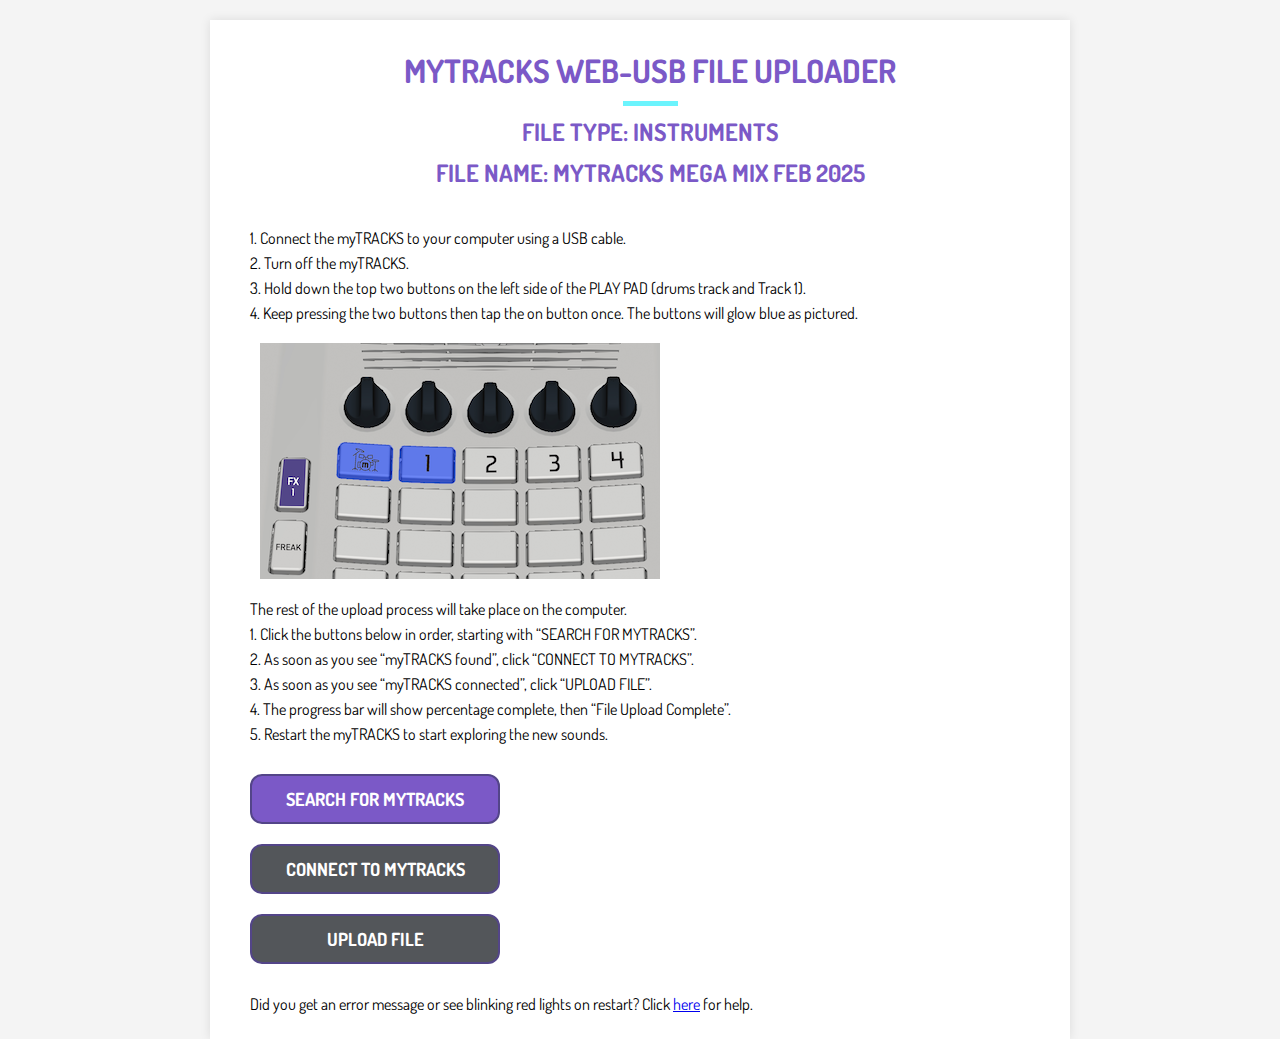
<file: test/playtime/usbuploader/USBUploader.html>
<!DOCTYPE html>
<html lang="en">
<head>
  <meta charset="UTF-8">
  <meta name="viewport" content="width=device-width, initial-scale=1.0">
  <title>MYTRACKS WEB-USB FILE UPLOADER</title>
  <link href="https://fonts.googleapis.com/css2?family=Dosis:wght@400;700&family=Quicksand:wght@400;700&display=swap" rel="stylesheet">
  <link rel="stylesheet" href="style.css">
  <script src="main-ui.js"></script>	
</head>
<body>

<div class="container">
  <h1 class="title">Mytracks web-usb file uploader</h1>
  <div class="line"></div>
  <h2 class="subtitle">File type: Instruments</h2>
  <h2 class="subtitle">File name: myTRACKS Mega Mix Feb 2025</h2>

  <div class="instruction-container">
    <div class="instruction">1. Connect the myTRACKS to your computer using a USB cable.</div>
    <div class="instruction">2. Turn off the myTRACKS.</div>
    <div class="instruction">3. Hold down the top two buttons on the left side of the PLAY PAD (drums track and Track 1).</div>
    <div class="instruction">4. Keep pressing the two buttons then tap the on button once. The buttons will glow blue as pictured. </div>
    <div></div>
    <img src="device_img.png" alt="Device buttons" class="image">
    <div class="instruction">The rest of the upload process will take place on the computer.</div>
    <div class="instruction">1. Click the buttons below in order, starting with “SEARCH FOR MYTRACKS”.</div>
    <div class="instruction">2. As soon as you see “myTRACKS found”, click “CONNECT TO MYTRACKS”.</div>
    <div class="instruction">3. As soon as you see “myTRACKS connected”, click “UPLOAD FILE”.</div>
    <div class="instruction">4. The progress bar will show percentage complete, then “File Upload Complete”.</div>
    <div class="instruction">5. Restart the myTRACKS to start exploring the new sounds.</div>
  </div>  

  <div class="button-container">
    <div class="button-with-text">  
        <button class="button" id="buttonSearchDevice">Search for myTRACKS</button>
        <div class="status-text" id="textSearchStatus">myTRACKS found</div>
    </div>
    <div class="button-with-text">
        <button class="button" id="buttonConnectDisconnect">Connect to myTRACKS</button>
        <div class="status-text" id="textConnectionStatus">myTRACKS Connected</div>
    </div>
    
    <div class="upload-progress-and-status-container">
        <div class="progress-container">
            <button class="button" id="buttonUploadFile">Upload file</button>
            <div class="progress-bar" id="progressbarUpload">
              <div class="progress-bar-fill" id="progressBarFillUpload"></div>
            </div>
        </div>
        <div class="status-text-below" id="textUploadStatus">File Upload Complete, restart myTRACKS.</div>
      </div>
    </div>

    <div class="footer-container">
        <div class="instruction" id="textContactSupport">Did you get an error message or see blinking red lights on restart? Click <a href="https://blipblox.com/pages/upload-debug-instructions">here</a> for help.</div>    
    </div>
</div>

</body>
</html>
</file>
<file: css/brandingconcepts.css>
h1, .h1
{
   font-family: "Open Sans Bold";
   font-weight: bold;
   font-size: 32px;
   text-decoration: none;
   color: #000000;
   --color: #000000;
   background-color: transparent;
   margin: 0 0 0 0;
   padding: 0 0 0 0;
   display: inline;
}
h2, .h2
{
   font-family: "Open Sans Bold";
   font-weight: bold;
   font-size: 27px;
   text-decoration: none;
   color: #000000;
   --color: #000000;
   background-color: transparent;
   margin: 0 0 0 0;
   padding: 0 0 0 0;
   display: inline;
}
h3, .h3
{
   font-family: "Open Sans Bold";
   font-weight: bold;
   font-size: 24px;
   text-decoration: none;
   color: #000000;
   --color: #000000;
   background-color: transparent;
   margin: 0 0 0 0;
   padding: 0 0 0 0;
   display: inline;
}
h4, .h4
{
   font-family: "Open Sans Bold";
   font-weight: bold;
   font-size: 21px;
   font-style: italic;
   text-decoration: none;
   color: #000000;
   --color: #000000;
   background-color: transparent;
   margin: 0 0 0 0;
   padding: 0 0 0 0;
   display: inline;
}
h5, .h5
{
   font-family: "Open Sans Bold";
   font-weight: bold;
   font-size: 19px;
   text-decoration: none;
   color: #000000;
   --color: #000000;
   background-color: transparent;
   margin: 0 0 0 0;
   padding: 0 0 0 0;
   display: inline;
}
h6, .h6
{
   font-family: "Open Sans Bold";
   font-weight: bold;
   font-size: 16px;
   text-decoration: none;
   color: #000000;
   --color: #000000;
   background-color: transparent;
   margin: 0 0 0 0;
   padding: 0 0 0 0;
   display: inline;
}
</file>
<file: css/wb18_brandingconcepts.css>
body
{
   background-color: #FFFFFF;
   color: #000000;
   font-family: "Open Sans";
   font-weight: normal;
   font-size: 13px;
   line-height: 1.1875;
   margin: 0;
   padding: 0;
   overflow-x: hidden;
}
*
{
   scrollbar-color: rgba(119,200,175,1.00) rgba(0,94,148,1.00);
   scrollbar-width: thin;
}
*::-webkit-scrollbar
{
   width: 10px;
}
*::-webkit-scrollbar-track
{
   background: rgba(0,94,148,1.00);
}
*::-webkit-scrollbar-thumb
{
   background-color: rgba(119,200,175,1.00);
   border-radius: 5px;
}
*::-webkit-scrollbar-corner
{
   background: rgba(0,94,148,1.00);
}
a
{
   color: #FFFFFF;
   text-decoration: underline;
}
a:hover
{
   color: #FFFFFF;
   text-decoration: underline;
}
#wb_header
{
   clear: both;
   position: relative;
   table-layout: fixed;
   display: table;
   text-align: center;
   width: 100%;
   background-color: #005E94;
   background-image: none;
   border: 0px solid #CCCCCC;
   border-radius: 0px;
   box-sizing: border-box;
   margin: 0;
}
#header
{
   box-sizing: border-box;
   padding: 15px 15px 15px 15px;
   margin-right: auto;
   margin-left: auto;
   max-width: 1140px;
}
#header > .row
{
   margin-right: -15px;
   margin-left: -15px;
}
#header > .row > .col-1, #header > .row > .col-2
{
   box-sizing: border-box;
   font-size: 0;
   min-height: 1px;
   padding-right: 15px;
   padding-left: 15px;
   position: relative;
}
#header > .row > .col-1, #header > .row > .col-2
{
   float: left;
}
#header > .row > .col-1
{
   background-color: transparent;
   background-image: none;
   border: 0px solid #FFFFFF;
   border-radius: 0px;
   width: 41.66666667%;
   text-align: left;
}
#header > .row > .col-2
{
   background-color: transparent;
   background-image: none;
   border: 0px solid #FFFFFF;
   border-radius: 0px;
   width: 58.33333333%;
   text-align: right;
}
#header:before,
#header:after,
#header .row:before,
#header .row:after
{
   display: table;
   content: " ";
}
#header:after,
#header .row:after
{
   clear: both;
}
@media (max-width: 320px)
{
#header > .row > .col-1, #header > .row > .col-2
{
   float: none;
   width: 100% !important;
}
}
#wb_layoutyGridLottie1
{
   clear: both;
   position: relative;
   table-layout: fixed;
   display: table;
   text-align: center;
   width: 100%;
   background-image: linear-gradient(225deg, #77C8AF 0%, #005E94 100%);
   border: 0px solid #CCCCCC;
   border-radius: 0px;
   box-sizing: border-box;
   margin: 0;
}
#layoutyGridLottie1
{
   box-sizing: border-box;
   display: flex;
   flex-direction: row;
   flex-wrap: wrap;
   padding: 200px 0 100px 0;
   margin-right: auto;
   margin-left: auto;
   max-width: 1140px;
}
#layoutyGridLottie1 > .col-1
{
   box-sizing: border-box;
   font-size: 0;
   min-height: 1px;
   padding-right: 0px;
   padding-left: 0px;
   position: relative;
}
#layoutyGridLottie1 > .col-1
{
   flex: 0 0 auto;
}
#layoutyGridLottie1 > .col-1
{
   background-color: transparent;
   background-image: none;
   border: 0px solid #FFFFFF;
   border-radius: 0px;
   flex-basis: 100%;
   max-width: 100%;
   display: flex;
   flex-wrap: wrap;
   align-content: center;
   align-self: stretch;
   align-items: center;
   justify-content: center;
   text-align: center;
}
@media (max-width: 480px)
{
#layoutyGridLottie1 > .col-1
{
   flex-basis: 100% !important;
   max-width: 100% !important;
}
}
#wb_layoutyGridLottie2
{
   clear: both;
   position: relative;
   table-layout: fixed;
   display: table;
   text-align: center;
   width: 100%;
   background-color: #E5E5E5;
   background-image: none;
   border: 0px solid #CCCCCC;
   border-radius: 0px;
   box-sizing: border-box;
   margin: 0;
}
#layoutyGridLottie2
{
   box-sizing: border-box;
   padding: 100px 15px 75px 15px;
   margin-right: auto;
   margin-left: auto;
   max-width: 1140px;
}
#layoutyGridLottie2 > .row
{
   margin-right: -15px;
   margin-left: -15px;
}
#layoutyGridLottie2 > .row > .col-1, #layoutyGridLottie2 > .row > .col-2
{
   box-sizing: border-box;
   font-size: 0;
   min-height: 1px;
   padding-right: 15px;
   padding-left: 15px;
   position: relative;
}
#layoutyGridLottie2 > .row > .col-1, #layoutyGridLottie2 > .row > .col-2
{
   float: left;
}
#layoutyGridLottie2 > .row > .col-1
{
   background-color: transparent;
   background-image: none;
   border: 0px solid #FFFFFF;
   border-radius: 0px;
   width: 50%;
   text-align: left;
}
#layoutyGridLottie2 > .row > .col-1 > .col-1-padding
{
   box-sizing: border-box;
   width: 100%;
   padding: 10px 0 10px 0;
}
#layoutyGridLottie2 > .row > .col-2
{
   background-color: transparent;
   background-image: none;
   border: 0px solid #FFFFFF;
   border-radius: 0px;
   width: 50%;
   text-align: center;
}
#layoutyGridLottie2 > .row > .col-2 > .col-2-padding
{
   box-sizing: border-box;
   width: 100%;
   padding: 10px 0 10px 0;
}
#layoutyGridLottie2:before,
#layoutyGridLottie2:after,
#layoutyGridLottie2 .row:before,
#layoutyGridLottie2 .row:after
{
   display: table;
   content: " ";
}
#layoutyGridLottie2:after,
#layoutyGridLottie2 .row:after
{
   clear: both;
}
@media (max-width: 768px)
{
#layoutyGridLottie2 > .row > .col-1, #layoutyGridLottie2 > .row > .col-2
{
   float: none;
   width: 100% !important;
}
}
#wb_layoutyGridLottie3
{
   clear: both;
   position: relative;
   table-layout: fixed;
   display: table;
   text-align: center;
   width: 100%;
   background-color: #005E94;
   background-image: none;
   border: 0px solid #CCCCCC;
   border-radius: 0px;
   box-sizing: border-box;
   margin: 0;
}
#layoutyGridLottie3
{
   box-sizing: border-box;
   padding: 100px 15px 50px 15px;
   margin-right: auto;
   margin-left: auto;
   max-width: 1140px;
}
#layoutyGridLottie3 > .row
{
   margin-right: -15px;
   margin-left: -15px;
}
#layoutyGridLottie3 > .row > .col-1
{
   box-sizing: border-box;
   font-size: 0;
   min-height: 1px;
   padding-right: 15px;
   padding-left: 15px;
   position: relative;
}
#layoutyGridLottie3 > .row > .col-1
{
   float: left;
}
#layoutyGridLottie3 > .row > .col-1
{
   background-color: transparent;
   background-image: none;
   border: 0px solid #FFFFFF;
   border-radius: 0px;
   width: 100%;
   text-align: center;
}
#layoutyGridLottie3 > .row > .col-1 > .col-1-padding
{
   box-sizing: border-box;
   width: 100%;
   padding: 10px 0 10px 0;
}
#layoutyGridLottie3:before,
#layoutyGridLottie3:after,
#layoutyGridLottie3 .row:before,
#layoutyGridLottie3 .row:after
{
   display: table;
   content: " ";
}
#layoutyGridLottie3:after,
#layoutyGridLottie3 .row:after
{
   clear: both;
}
@media (max-width: 480px)
{
#layoutyGridLottie3 > .row > .col-1
{
   float: none;
   width: 100% !important;
}
}
#wb_layoutyGridLottie4
{
   clear: both;
   position: relative;
   table-layout: fixed;
   display: table;
   text-align: center;
   width: 100%;
   background-color: #D9D9D9;
   background-image: none;
   border: 0px solid #CCCCCC;
   border-radius: 0px;
   box-sizing: border-box;
   margin: 0;
}
#layoutyGridLottie4
{
   box-sizing: border-box;
   padding: 80px 15px 40px 15px;
   margin-right: auto;
   margin-left: auto;
   max-width: 1140px;
}
#layoutyGridLottie4 > .row
{
   margin-right: -15px;
   margin-left: -15px;
}
#layoutyGridLottie4 > .row > .col-1
{
   box-sizing: border-box;
   font-size: 0;
   min-height: 1px;
   padding-right: 15px;
   padding-left: 15px;
   position: relative;
}
#layoutyGridLottie4 > .row > .col-1
{
   float: left;
}
#layoutyGridLottie4 > .row > .col-1
{
   background-color: transparent;
   background-image: none;
   border: 0px solid #FFFFFF;
   border-radius: 0px;
   width: 100%;
   text-align: center;
}
#layoutyGridLottie4 > .row > .col-1 > .col-1-padding
{
   box-sizing: border-box;
   width: 100%;
   padding: 10px 0 10px 0;
}
#layoutyGridLottie4:before,
#layoutyGridLottie4:after,
#layoutyGridLottie4 .row:before,
#layoutyGridLottie4 .row:after
{
   display: table;
   content: " ";
}
#layoutyGridLottie4:after,
#layoutyGridLottie4 .row:after
{
   clear: both;
}
@media (max-width: 480px)
{
#layoutyGridLottie4 > .row > .col-1
{
   float: none;
   width: 100% !important;
}
}
#wb_moreFeaturesLayoutGrid
{
   clear: both;
   position: relative;
   table-layout: fixed;
   display: table;
   text-align: center;
   width: 100%;
   background-color: #D9D9D9;
   background-image: none;
   border: 0px solid #CCCCCC;
   border-radius: 0px;
   box-sizing: border-box;
   margin: 0;
}
#moreFeaturesLayoutGrid
{
   box-sizing: border-box;
   display: flex;
   flex-direction: row;
   flex-wrap: wrap;
   padding: 10px 0 10px 0;
   margin-right: auto;
   margin-left: auto;
   max-width: 1140px;
}
#moreFeaturesLayoutGrid > .col-1, #moreFeaturesLayoutGrid > .col-2, #moreFeaturesLayoutGrid > .col-3, #moreFeaturesLayoutGrid > .col-4, #moreFeaturesLayoutGrid > .col-5, #moreFeaturesLayoutGrid > .col-6, #moreFeaturesLayoutGrid > .col-7
{
   box-sizing: border-box;
   font-size: 0;
   min-height: 1px;
   padding-right: 10px;
   padding-left: 10px;
   position: relative;
}
#moreFeaturesLayoutGrid > .col-1, #moreFeaturesLayoutGrid > .col-2, #moreFeaturesLayoutGrid > .col-3, #moreFeaturesLayoutGrid > .col-4, #moreFeaturesLayoutGrid > .col-5, #moreFeaturesLayoutGrid > .col-6, #moreFeaturesLayoutGrid > .col-7
{
   flex: 0 0 auto;
}
#moreFeaturesLayoutGrid > .col-1
{
   background-color: transparent;
   background-image: none;
   border: 0px solid #E0E0E0;
   border-radius: 0px;
   flex-basis: 10px;
   max-width: 10px;
   display: flex;
   flex-wrap: wrap;
   align-content: flex-start;
   align-self: stretch;
   align-items: flex-start;
   justify-content: center;
   text-align: center;
}
#moreFeaturesLayoutGrid > .col-2
{
   background-color: #FFFFFF;
   background-image: none;
   border: 2px solid #77C8AF;
   border-radius: 25px;
   flex-basis:  calc((100% - 60px) / 3);
   max-width:  calc((100% - 60px) / 3);
   display: flex;
   flex-wrap: wrap;
   align-content: flex-end;
   align-self: stretch;
   align-items: flex-end;
   justify-content: center;
   text-align: center;
}
#moreFeaturesLayoutGrid > .col-3
{
   background-color: transparent;
   background-image: none;
   border: 0px solid #E0E0E0;
   border-radius: 0px;
   flex-basis: 20px;
   max-width: 20px;
   display: flex;
   flex-wrap: wrap;
   align-content: flex-start;
   align-self: stretch;
   align-items: flex-start;
   justify-content: flex-start;
   text-align: left;
}
#moreFeaturesLayoutGrid > .col-4
{
   background-color: #FFFFFF;
   background-image: none;
   border: 2px solid #77C8AF;
   border-radius: 25px;
   flex-basis:  calc((100% - 60px) / 3);
   max-width:  calc((100% - 60px) / 3);
   display: flex;
   flex-wrap: wrap;
   align-content: flex-end;
   align-self: stretch;
   align-items: flex-end;
   justify-content: center;
   text-align: center;
}
#moreFeaturesLayoutGrid > .col-5
{
   background-color: transparent;
   background-image: none;
   border: 0px solid #FFFFFF;
   border-radius: 0px;
   flex-basis: 20px;
   max-width: 20px;
   display: flex;
   flex-wrap: wrap;
   align-content: flex-start;
   align-self: stretch;
   align-items: flex-start;
   justify-content: flex-start;
   text-align: left;
}
#moreFeaturesLayoutGrid > .col-6
{
   background-color: #FFFFFF;
   background-image: none;
   border: 2px solid #77C8AF;
   border-radius: 25px;
   flex-basis:  calc((100% - 60px) / 3);
   max-width:  calc((100% - 60px) / 3);
   display: flex;
   flex-wrap: wrap;
   align-content: flex-end;
   align-self: stretch;
   align-items: flex-end;
   justify-content: center;
   text-align: center;
}
#moreFeaturesLayoutGrid > .col-7
{
   background-color: transparent;
   background-image: none;
   border: 0px solid #FFFFFF;
   border-radius: 0px;
   flex-basis: 10px;
   max-width: 10px;
   display: flex;
   flex-wrap: wrap;
   align-content: flex-start;
   align-self: stretch;
   align-items: flex-start;
   justify-content: flex-start;
   text-align: left;
}
@media (max-width: 768px)
{
#moreFeaturesLayoutGrid > .col-1, #moreFeaturesLayoutGrid > .col-2, #moreFeaturesLayoutGrid > .col-3, #moreFeaturesLayoutGrid > .col-4, #moreFeaturesLayoutGrid > .col-5, #moreFeaturesLayoutGrid > .col-6, #moreFeaturesLayoutGrid > .col-7
{
   flex-basis: 100% !important;
   max-width: 100% !important;
}
}
#wb_LayoutGrid1
{
   clear: both;
   position: relative;
   table-layout: fixed;
   display: table;
   text-align: center;
   width: 100%;
   background-color: #D9D9D9;
   background-image: none;
   border: 0px solid #CCCCCC;
   border-radius: 0px;
   box-sizing: border-box;
   margin: 0;
}
#LayoutGrid1
{
   box-sizing: border-box;
   display: flex;
   flex-direction: row;
   flex-wrap: wrap;
   padding: 10px 0 75px 0;
   margin-right: auto;
   margin-left: auto;
   max-width: 1140px;
}
#LayoutGrid1 > .col-1, #LayoutGrid1 > .col-2, #LayoutGrid1 > .col-3, #LayoutGrid1 > .col-4, #LayoutGrid1 > .col-5, #LayoutGrid1 > .col-6, #LayoutGrid1 > .col-7
{
   box-sizing: border-box;
   font-size: 0;
   min-height: 1px;
   padding-right: 10px;
   padding-left: 10px;
   position: relative;
}
#LayoutGrid1 > .col-1, #LayoutGrid1 > .col-2, #LayoutGrid1 > .col-3, #LayoutGrid1 > .col-4, #LayoutGrid1 > .col-5, #LayoutGrid1 > .col-6, #LayoutGrid1 > .col-7
{
   flex: 0 0 auto;
}
#LayoutGrid1 > .col-1
{
   background-color: transparent;
   background-image: none;
   border: 0px solid #E0E0E0;
   border-radius: 0px;
   flex-basis: 10px;
   max-width: 10px;
   display: flex;
   flex-wrap: wrap;
   align-content: flex-start;
   align-self: stretch;
   align-items: flex-start;
   justify-content: center;
   text-align: center;
}
#LayoutGrid1 > .col-2
{
   background-color: #FFFFFF;
   background-image: none;
   border: 2px solid #77C8AF;
   border-radius: 25px;
   flex-basis:  calc((100% - 60px) / 3);
   max-width:  calc((100% - 60px) / 3);
   display: flex;
   flex-wrap: wrap;
   align-content: flex-end;
   align-self: stretch;
   align-items: flex-end;
   justify-content: center;
   text-align: center;
}
#LayoutGrid1 > .col-3
{
   background-color: transparent;
   background-image: none;
   border: 0px solid #E0E0E0;
   border-radius: 0px;
   flex-basis: 20px;
   max-width: 20px;
   display: flex;
   flex-wrap: wrap;
   align-content: flex-start;
   align-self: stretch;
   align-items: flex-start;
   justify-content: flex-start;
   text-align: left;
}
#LayoutGrid1 > .col-4
{
   background-color: #FFFFFF;
   background-image: none;
   border: 2px solid #77C8AF;
   border-radius: 25px;
   flex-basis:  calc((100% - 60px) / 3);
   max-width:  calc((100% - 60px) / 3);
   display: flex;
   flex-wrap: wrap;
   align-content: flex-end;
   align-self: stretch;
   align-items: flex-end;
   justify-content: center;
   text-align: center;
}
#LayoutGrid1 > .col-5
{
   background-color: transparent;
   background-image: none;
   border: 0px solid #FFFFFF;
   border-radius: 0px;
   flex-basis: 20px;
   max-width: 20px;
   display: flex;
   flex-wrap: wrap;
   align-content: flex-start;
   align-self: stretch;
   align-items: flex-start;
   justify-content: flex-start;
   text-align: left;
}
#LayoutGrid1 > .col-6
{
   background-color: #FFFFFF;
   background-image: none;
   border: 2px solid #77C8AF;
   border-radius: 25px;
   flex-basis:  calc((100% - 60px) / 3);
   max-width:  calc((100% - 60px) / 3);
   display: flex;
   flex-wrap: wrap;
   align-content: flex-end;
   align-self: stretch;
   align-items: flex-end;
   justify-content: center;
   text-align: center;
}
#LayoutGrid1 > .col-7
{
   background-color: transparent;
   background-image: none;
   border: 0px solid #FFFFFF;
   border-radius: 0px;
   flex-basis: 10px;
   max-width: 10px;
   display: flex;
   flex-wrap: wrap;
   align-content: flex-start;
   align-self: stretch;
   align-items: flex-start;
   justify-content: flex-start;
   text-align: left;
}
@media (max-width: 768px)
{
#LayoutGrid1 > .col-1, #LayoutGrid1 > .col-2, #LayoutGrid1 > .col-3, #LayoutGrid1 > .col-4, #LayoutGrid1 > .col-5, #LayoutGrid1 > .col-6, #LayoutGrid1 > .col-7
{
   flex-basis: 100% !important;
   max-width: 100% !important;
}
}
#wb_layoutyGridLottie5
{
   clear: both;
   position: relative;
   table-layout: fixed;
   display: table;
   text-align: center;
   width: 100%;
   background-color: #005E94;
   background-image: none;
   border: 0px solid #CCCCCC;
   border-radius: 0px;
   box-sizing: border-box;
   margin: 0;
}
#layoutyGridLottie5
{
   box-sizing: border-box;
   display: flex;
   flex-direction: row;
   flex-wrap: wrap;
   padding: 0;
   margin-right: auto;
   margin-left: auto;
   max-width: 1140px;
}
#layoutyGridLottie5 > .col-1, #layoutyGridLottie5 > .col-2
{
   box-sizing: border-box;
   font-size: 0;
   min-height: 1px;
   padding-right: 15px;
   padding-left: 15px;
   position: relative;
}
#layoutyGridLottie5 > .col-1, #layoutyGridLottie5 > .col-2
{
   flex: 0 0 auto;
}
#layoutyGridLottie5 > .col-1
{
   background-color: transparent;
   background-image: none;
   border: 0px solid #FFFFFF;
   border-radius: 0px;
   flex-basis: 50%;
   max-width: 50%;
   display: flex;
   flex-wrap: wrap;
   align-content: flex-start;
   align-self: stretch;
   align-items: flex-start;
   justify-content: center;
   text-align: center;
}
#layoutyGridLottie5 > .col-1 > .col-1-padding
{
   box-sizing: border-box;
   width: 100%;
   padding: 75px 0 75px 0;
}
#layoutyGridLottie5 > .col-2
{
   background-color: transparent;
   background-image: none;
   border: 0px solid #FFFFFF;
   border-radius: 0px;
   flex-basis: 50%;
   max-width: 50%;
   display: flex;
   flex-wrap: wrap;
   align-content: center;
   align-self: stretch;
   align-items: center;
   justify-content: flex-start;
   text-align: left;
}
#layoutyGridLottie5 > .col-2 > .col-2-padding
{
   box-sizing: border-box;
   width: 100%;
   padding: 75px 0 75px 0;
}
@media (max-width: 768px)
{
#layoutyGridLottie5 > .col-1, #layoutyGridLottie5 > .col-2
{
   flex-basis: 100% !important;
   max-width: 100% !important;
}
}
#wb_layoutyGridContact
{
   clear: both;
   position: relative;
   table-layout: fixed;
   display: table;
   text-align: center;
   width: 100%;
   background-color: #FFFFFF;
   background-image: none;
   border: 0px solid #CCCCCC;
   border-radius: 0px;
   box-sizing: border-box;
   margin: 0;
}
#layoutyGridContact
{
   box-sizing: border-box;
   display: flex;
   flex-direction: row;
   flex-wrap: wrap;
   padding: 0 0 100px 0;
   margin-right: auto;
   margin-left: auto;
   max-width: 1140px;
}
#layoutyGridContact > .col-1, #layoutyGridContact > .col-2, #layoutyGridContact > .col-3
{
   box-sizing: border-box;
   font-size: 0;
   min-height: 1px;
   padding-right: 0px;
   padding-left: 0px;
   position: relative;
}
#layoutyGridContact > .col-1, #layoutyGridContact > .col-2, #layoutyGridContact > .col-3
{
   flex: 0 0 auto;
}
#layoutyGridContact > .col-1
{
   background-color: transparent;
   background-image: none;
   border: 0px solid #FFFFFF;
   border-radius: 0px;
   flex-basis:  calc((100% - 40px) / 2);
   max-width:  calc((100% - 40px) / 2);
   display: flex;
   flex-wrap: wrap;
   align-content: flex-start;
   align-self: stretch;
   align-items: flex-start;
   justify-content: center;
   text-align: center;
}
#layoutyGridContact > .col-2
{
   background-color: transparent;
   background-image: none;
   border: 0px solid #FFFFFF;
   border-radius: 0px;
   flex-basis: 40px;
   max-width: 40px;
   display: flex;
   flex-wrap: wrap;
   align-content: flex-start;
   align-self: stretch;
   align-items: flex-start;
   justify-content: flex-start;
   text-align: left;
}
#layoutyGridContact > .col-2 > .col-2-padding
{
   box-sizing: border-box;
   width: 100%;
   padding: 10px 0 10px 0;
}
#layoutyGridContact > .col-3
{
   background-color: transparent;
   background-image: none;
   border: 0px solid #FFFFFF;
   border-radius: 0px;
   flex-basis:  calc((100% - 40px) / 2);
   max-width:  calc((100% - 40px) / 2);
   display: flex;
   flex-wrap: wrap;
   align-content: flex-start;
   align-self: stretch;
   align-items: flex-start;
   justify-content: flex-start;
   text-align: left;
}
@media (max-width: 480px)
{
#layoutyGridContact > .col-1, #layoutyGridContact > .col-2, #layoutyGridContact > .col-3
{
   flex-basis: 100% !important;
   max-width: 100% !important;
}
}
#layoutyGridContact-divider-top
{
   overflow: hidden;
   position: absolute;
   top: 0%;
   width: 100%;
   height: 200px;
   line-height: 0;
   left: 0;
}
#layoutyGridContact-divider-top svg
{
   display: block;
   width: 100%;
   height: 100%;
   position: relative;
   left: 50%;
   top: 0;
   transform: translateX(-50%);
}
#layoutyGridContact-divider-top .divider-fill
{
   fill: #005E94;
   transform-origin: bottom;
   transform: rotateY(0deg);
}
#upStickyLayer
{
   background-color: #005E94;
   background-image: none;
   border-radius: 50%;
}
#wb_upIcon
{
   background-color: transparent;
   background-image: none;
   border: 0px solid #3E3E3E;
   border-radius: 0px;
   text-align: center;
   margin: 0;
   padding: 4px 4px 4px 4px;
   vertical-align: top;
}
#wb_upIcon a::after
{
   position: absolute;
   top: 0;
   right: 0;
   bottom: 0;
   left: 0;
   z-index: 1;
   pointer-events: auto;
   content: "";
}
#upIcon
{
   height: 24px;
   width: 24px;
}
#upIcon i
{
   color: #FFFFFF;
   display: inline-block;
   font-size: 24px;
   line-height: 24px;
   vertical-align: middle;
   width: 23px;
}
#wb_upIcon:hover #upIcon i
{
   color: #FFFFFF;
}
.headerMenu .nav
{
   font-family: "Open Sans";
   font-weight: normal;
   font-size: 19px;
   font-style: normal;
   color: #FFFFFF;
   text-align: left;
}
#headerMenu, .headerMenu .nav, .headerMenu *
{
   margin: 0;
   padding: 0;
   box-sizing: border-box;
   line-height: 1;
   list-style: none;
}
.headerMenu .nav:before,
.headerMenu .nav:after 
{
   content: " ";
   display: table;
}
.headerMenu .nav:after 
{
   clear: both;
}
.headerMenu .nav a 
{
   text-decoration: none;
}
.headerMenu .nav ul
{
   margin-top: 0;
   margin-bottom: 0;
}
.headerMenu .nav ul ul
{
   margin-bottom: 0;
}
.headerMenu .container 
{
   margin-right: auto;
   margin-left: auto;
   padding: 0;
}
.headerMenu .container:before,
.headerMenu .container:after 
{
   content: " ";
   display: table;
}
.headerMenu .container:after 
{
   clear: both;
}
.headerMenu .collapse 
{
   display: none;
}
.headerMenu .collapse.show 
{
   display: block;
}
.headerMenu .collapsing 
{
   position: relative;
   height: 0;
   overflow: hidden;
   transition: height .35s ease;
}
.headerMenu .caret, .headerMenu .caret-right
{
   display: inline-block;
   width: 0;
   height: 0;
   margin-left: 4px;
   vertical-align: middle;
   border-top: 4px solid #000;
   border-right: 4px solid transparent;
   border-left: 4px solid transparent;
   border-bottom: 0 dotted;
}
.headerMenu .dropdown 
{
   position: relative;
}
.headerMenu .dropdown-toggle:focus 
{
   outline: 0;
}
.headerMenu .dropdown-menu 
{
   position: absolute;
   top: 100%;
   left: 0;
   z-index: 1000;
   display: none;
   float: left;
   min-width: 160px;
   padding: 5px 0;
   margin: 2px 0 0;
   list-style: none;
   font-size: 19px;
   background-color: #FFFFFF;
   background-image: none;
   border: 1px solid rgba(255,255,255,1.00);
   border-radius: 6px;
   background-clip: padding-box;
}
.headerMenu .dropdown-menu .divider
{
   height: 1px;
   margin: 9px 0;
   overflow: hidden;
   background-color: #FFFFFF;
}
.headerMenu .dropdown-menu>li>a 
{
   display: block;
   padding: 3px 20px 3px 20px;
   clear: both;
   line-height: 1.428571429;
   color: #FFFFFF;
   white-space: nowrap;
}
.headerMenu .dropdown-menu>li>a:hover,
.headerMenu .dropdown-menu>li>a:focus 
{
   text-decoration: none;
   color: #FFFFFF;
   background-color: #EDEDED;
   background-image: none;
}
.headerMenu .dropdown-menu>li>a.active,
.headerMenu .dropdown-menu>li>a.active:hover,
.headerMenu .dropdown-menu>li>a.active:focus
{
   color: #FFFFFF;
   background-color: #EDEDED;
   background-image: none;
   text-decoration: none;
   outline: 0;
}
.headerMenu .show>.dropdown-menu 
{
   display: block;
}
.headerMenu .show>a 
{
   outline: 0;
}
.headerMenu .dropdown-header 
{
   display: block;
   padding: 3px 20px;
   line-height: 1.428571429;
   color: #aeaeae;
}
.headerMenu .dropdown-backdrop 
{
   position: fixed;
   left: 0;
   right: 0;
   bottom: 0;
   top: 0;
   z-index: 990;
}
.headerMenu .dropdown.show .dropdown-menu
{
   animation-name: headerMenu-animation;
   animation-duration: 500ms;
   animation-iteration-count: 1;
   animation-timing-function: cubic-bezier(0.39, 0.575, 0.565, 1);
   animation-fill-mode: forwards;
}
@keyframes headerMenu-animation
{
   0%
   {
      opacity: 0;
      transform: translateY(-10px);
   }
   100%
   {
      opacity: 1;
      transform: translateY(0);
   }
}
.headerMenu .nav>li 
{
   position: relative;
   display: block;
}
.headerMenu .nav>li>a
{
   position: relative;
   display: block;
   padding: 15px 15px 15px 15px;
}
.headerMenu .nav .show>a,
.headerMenu .nav .show>a:hover,
.headerMenu .nav .show>a:focus 
{
    border-color: #343A40;
}
.headerMenu .nav .nav-divider 
{
   height: 1px;
   margin: 9px 0;
   overflow: hidden;
   background-color: #FFFFFF;
}
.headerMenu .nav .caret 
{
   border-top-color: #343A40;
   border-bottom-color: #343A40;
}
.headerMenu
{
   position: relative;
}
.headerMenu:before,
.headerMenu:after
{
   content: " ";
   display: table;
}
.headerMenu:after
{
   clear: both;
}
.headerMenu .navbar-header:before,
.headerMenu .navbar-header:after
{
   content: " ";
   display: table;
}
.headerMenu .navbar-header:after
{
   clear: both;
}
.headerMenu-navbar-collapse 
{
   overflow-x: visible;
   -webkit-overflow-scrolling: touch;
}
.headerMenu-navbar-collapse:before,
.headerMenu-navbar-collapse:after
{
   content: " ";
   display: table;
}
.headerMenu-navbar-collapse:after
{
   clear: both;
}
.headerMenu-navbar-collapse.show 
{
   overflow-y: auto;
}
.headerMenu .navbar-toggle 
{
   position: relative;
   float: right;
   padding: 17px 10px 16px 10px;
   background-color: transparent;
   border: 1px solid transparent;
   border-radius: 6px;
}
.headerMenu .navbar-toggle .icon-bar 
{
   display: block;
   width: 22px;
   height: 2px;
   border-radius: 1px;
}
.headerMenu .navbar-toggle .icon-bar+.icon-bar
{
   margin-top: 4px;
}
.headerMenu .navbar-nav
{
   margin: 6px -15px;
}
.headerMenu .navbar-nav>li>.dropdown-menu
{
   margin-top: 0;
}
.headerMenu .navbar-nav>li>a
{
   color: #FFFFFF;
}
.headerMenu .navbar-nav>li>a:hover,
.headerMenu .navbar-nav>li>a:focus
{
   background-color: #EDEDED;
   background-image: none;
   color: #FFFFFF;
   text-decoration: none;
}
.headerMenu .navbar-nav>li>a.active,
.headerMenu .navbar-nav>li>a.active:hover,
.headerMenu .navbar-nav>li>a.active:focus
{
   color: #FFFFFF;
   background-color: #EDEDED;
   background-image: none;
}
.headerMenu .navbar-toggle
{
   border: 1px solid transparent;
}
.headerMenu .navbar-toggle:hover,
.headerMenu .navbar-toggle:focus
{
   background-color: transparent;
}
.headerMenu .navbar-toggle .icon-bar
{
   background-color: #FFFFFF;
}
.headerMenu-navbar-collapse
{
   border-color: rgba(255,255,255,1.00);
}
.headerMenu .navbar-nav>.dropdown>a:hover .caret,
.headerMenu .navbar-nav>.dropdown>a:focus .caret
{
   border-top-color: #FFFFFF;
   border-bottom-color: #FFFFFF;
}
.headerMenu .navbar-nav>.show>a,
.headerMenu .navbar-nav>.show>a:hover,
.headerMenu .navbar-nav>.show>a:focus
{
   background-color: #EDEDED;
   background-image: none;
   color: #FFFFFF;
}
.headerMenu .navbar-nav>.show>a .caret,
.headerMenu .navbar-nav>.show>a:hover .caret,
.headerMenu .navbar-nav>.show>a:focus .caret
{
   border-top-color: #FFFFFF;
   border-bottom-color: #FFFFFF;
}
.headerMenu .navbar-nav>.dropdown>a .caret
{
   border-top-color: #FFFFFF;
   border-bottom-color: #FFFFFF;
}
.headerMenu .navbar-link
{
   color: #FFFFFF;
}
.headerMenu .navbar-link:hover
{
   color: #FFFFFF;
}
.headerMenu .navbar-header
{
   color: #FFFFFF;
}
@media (min-width: 480px) 
{
.headerMenu .navbar-right .dropdown-menu
{
   right: 0;
   left: auto;
}
.headerMenu .navbar-header
{
   float: left;
}
.headerMenu-navbar-collapse
{
   width: auto;
   border-top: 0;
   box-shadow: none;
}
.headerMenu-navbar-collapse.collapse
{
   display: block!important;
   height: auto!important;
   padding-bottom: 0;
   overflow: visible!important;
}
.headerMenu-navbar-collapse.show
{
   overflow-y: auto;
}
.headerMenu .navbar-toggle
{
   display: none;
}
.headerMenu .navbar-nav 
{
   float: right;
   margin: 0;
}
.headerMenu .navbar-nav>li 
{
   float: left;
}
.headerMenu .container>.navbar-header,
.headerMenu .container>.headerMenu-navbar-collapse
{
   margin-right: 0;
   margin-left: 0;
}
.headerMenu .navbar-nav>.dropdown>a:hover .caret,
.headerMenu .navbar-nav>.dropdown>a:focus .caret
{
   border-top-color: #FFFFFF;
   border-bottom-color: #FFFFFF;
}
}
@media (max-width: 480px) 
{
.headerMenu 
{
   background-color: transparent;
   background-image: none;
   border: 1px solid rgba(255,255,255,0.00);
}
.headerMenu .navbar-nav
{
   margin: 0;
   background-color: #FFFFFF;
   background-image: none;
}
.headerMenu .navbar-nav .show .dropdown-menu
{
   position: static !important;
   transform: translate3d(0px, 0px, 0px) !important;
   float: none;
   width: auto;
   margin-top: 0;
   background-color: transparent;
   border: 0;
   box-shadow: none;
}
.headerMenu .navbar-nav .show .dropdown-menu>li>a,
.headerMenu .navbar-nav .show .dropdown-menu .dropdown-header
{
   padding: 5px 15px 5px 15px;
}
.headerMenu .navbar-nav .show .dropdown-menu>li>a 
{
   line-height: 20px;
}
}
@media (min-width: 480px) 
{
.headerMenu 
{
   background-color: transparent;
   background-image: none;
   border: 1px solid rgba(255,255,255,0.00);
   border-radius: 6px;
}
.headerMenu .navbar-nav>li>a
{
   color: #FFFFFF;
}
.headerMenu .navbar-nav>li>a:hover,
.headerMenu .navbar-nav>li>a:focus
{
   color: #FFFFFF;
   background-color: transparent;
   background-image: none;
}
.headerMenu .navbar-nav>li>a.active,
.headerMenu .navbar-nav>li>a.active:hover,
.headerMenu .navbar-nav>li>a.active:focus
{
   color: #FFFFFF;
   background-color: transparent;
   background-image: none;
}
.headerMenu .navbar-nav>.show>a,
.headerMenu .navbar-nav>.show>a:hover,
.headerMenu .navbar-nav>.show>a:focus
{
   background-color: transparent;
   background-image: none;
   color: #FFFFFF;
}
.headerMenu .navbar-nav>.dropdown>a:hover .caret
{
   border-top-color: #FFFFFF;
   border-bottom-color: #FFFFFF;
}
.headerMenu .navbar-nav>.dropdown>a .caret
{
   border-top-color: #FFFFFF;
   border-bottom-color: #FFFFFF;
}
.headerMenu .navbar-nav > li > a.active > .caret,
.headerMenu .navbar-nav > li > a.active:hover > .caret,
.headerMenu .navbar-nav > li > a.active:focus > .caret
{
   border-top-color: #FFFFFF;
   border-bottom-color: #FFFFFF;
}
.headerMenu .navbar-nav>.show>a .caret,
.headerMenu .navbar-nav>.show>a:hover .caret,
.headerMenu .navbar-nav>.show>a:focus .caret
{
   border-top-color: #FFFFFF;
   border-bottom-color: #FFFFFF;
}
.headerMenu .navbar-link
{
   color: #FFFFFF;
}
.headerMenu .navbar-link:hover 
{
   color: #fff;
}
}
.headerMenu .navbar-nav > li:first-child > a
{
   border-top-left-radius: 6px;
   border-bottom-left-radius: 6px;
}
.headerMenu .dropdown-menu > li:last-child > a
{
   border-bottom-left-radius: 6px;
   border-bottom-right-radius: 6px;
}
#headerMenu i
{
   font-size: 16px;
   position: relative;
   left: 0;
   top: 0;
   margin-right: 4px;
   width: 16px;
}
#wb_headerMenu
{
   z-index: 1111 !important;
}
#wb_moreFeaturesCard1
{
   position: relative;
   display: flex;
   flex-direction: column;
   min-height: 250px;
   box-sizing: border-box;
   margin: 25px 0 0 0 ;
   background-color: transparent;
   background-image: none;
   border: 0px solid #FFFFFF;
   border-radius: 0px;
   text-align: center;
}
#moreFeaturesCard1-card-body
{
   padding: 0;
   flex: 1 1 auto;
   font-size: 0;
}
#moreFeaturesCard1-card-item0
{
   box-sizing: border-box;
   margin: 0 0 10px 0 ;
   padding: 0 20px 0 20px;
}
#moreFeaturesCard1-card-item0 h3
{
   color: #005E94;
   font-family: "Open Sans Bold";
   font-weight: bold;
   font-style: normal;
   font-size: 19px;
   margin: 0;
}
#moreFeaturesCard1-card-item1
{
   box-sizing: border-box;
   margin: 0;
   padding: 0 20px 20px 20px;
   color: #6B6B6B;
   font-family: "Open Sans";
   font-weight: normal;
   font-style: normal;
   font-size: 19px;
   line-height: 22.8px;
}
#moreFeaturesCard1-card-item2
{
   display: inline-block;
   height: 36px;
   box-sizing: border-box;
   align-self: center;
   margin: 0 0 30px 0 ;
   padding: 10px 40px 10px 40px;
   border: 0px solid #000000;
   border-radius: 50px;
   background-color: #015E95;
   background-image: none;
   color: #FFFFFF;
   font-family: "Open Sans";
   font-weight: normal;
   font-style: normal;
   font-size: 16px;
}
#moreFeaturesCard1-card-item2 a
{
   color: inherit;
   text-decoration: none;
}
#introLottie
{
   max-width: 600px;
   margin-left: auto !important;
   margin-right: auto !important;
   width: 100%;
   height: auto;
}
#wb_introLottie
{
   display: block;
   position: relative;
   margin: 0;
   vertical-align: top;
}
#wb_introLottie
{
   background-color: transparent;
   background-image: none;
   border: 0px solid #000000;
   border-radius: 0px;
}
#wb_headerLogo1
{
   background-color: transparent;
   background-image: none;
   border: 0px solid #FFFFFF;
   border-radius: 0px;
   vertical-align: top;
   margin: 0;
   padding: 4px 0 0 0;
   text-align: left;
}
#headerLogo1
{
   color: #77C8AF;
   font-family: "Open Sans Bold";
   font-weight: bold;
   font-style: normal;
   font-size: 32px;
   margin: 0;
   text-align: left;
}
#wb_headerLogo2
{
   background-color: transparent;
   background-image: none;
   border-radius: 0px;
   vertical-align: top;
   margin: 0;
   padding: 4px 0 0 0;
   text-align: left;
}
#headerLogo2
{
   color: #FFFFFF;
   font-family: "Open Sans Bold";
   font-weight: bold;
   font-style: normal;
   font-size: 32px;
   margin: 0;
   text-align: left;
   -webkit-text-stroke: 0px #FFFFFF;
   text-stroke: 0px #FFFFFF;
}
#wb_creativeText 
{
   background-color: transparent;
   background-image: none;
   border: 0px solid #000000;
   border-radius: 0px;
   padding: 0;
   margin: 0 0 30px 0 ;
   text-align: left;
}
#wb_creativeText div
{
   text-align: left;
}
#wb_creativeText
{
   display: block;
   margin: 0 0 30px 0 ;
   box-sizing: border-box;
   width: 100%;
}
#wb_introText 
{
   background-color: transparent;
   background-image: none;
   border: 0px solid #000000;
   border-radius: 0px;
   padding: 0 25px 0 25px;
   margin: 0;
   text-align: center;
}
#wb_introText div
{
   text-align: center;
}
#wb_introText
{
   display: block;
   margin: 0;
   box-sizing: border-box;
   width: 100%;
}
#wb_compatibilityText 
{
   background-color: transparent;
   background-image: none;
   border: 0px solid #000000;
   border-radius: 0px;
   padding: 0;
   margin: 0 0 20px 0 ;
   text-align: center;
}
#wb_compatibilityText div
{
   text-align: center;
}
#wb_compatibilityText
{
   display: block;
   margin: 0 0 20px 0 ;
   box-sizing: border-box;
   width: 100%;
}
#wb_interactiveText 
{
   background-color: transparent;
   background-image: none;
   border: 0px solid #000000;
   border-radius: 0px;
   padding: 0;
   margin: 0 0 25px 0 ;
   text-align: center;
}
#wb_interactiveText div
{
   text-align: center;
}
#wb_interactiveText
{
   display: block;
   margin: 0 0 25px 0 ;
   box-sizing: border-box;
   width: 100%;
}
#wb_creativeHeading
{
   background-color: transparent;
   background-image: none;
   border: 0px solid #000000;
   border-radius: 0px;
   box-sizing: border-box;
   vertical-align: top;
   margin: 0;
   padding: 0;
   text-align: left;
}
#creativeHeading
{
   color: #355E92;
   font-family: "Open Sans Bold";
   font-weight: bold;
   font-style: normal;
   font-size: 32px;
   margin: 0;
   text-align: left;
}
#wb_featuresCard
{
   position: relative;
   display: flex;
   flex-direction: column;
   box-sizing: border-box;
   margin: 0;
   background-color: transparent;
   background-image: none;
   border: 0px solid #CCCCCC;
   border-radius: 0px;
   text-align: left;
}
#featuresCard-card-body
{
   padding: 0;
   flex: 1 1 auto;
   font-size: 0;
}
#featuresCard-card-item0
{
   box-sizing: border-box;
   margin: 0;
   padding: 14px 10px 14px 10px;
   background-color: transparent;
   background-image: none;
   color: #77C8AF;
   font-family: Arial;
   font-weight: bold;
   font-style: normal;
   font-size: 32px;
}
#featuresCard-card-item0 a
{
   color: inherit;
   text-decoration: none;
}
#featuresCard-card-item1
{
   box-sizing: border-box;
   margin: 0;
   padding: 12px 10px 12px 10px;
   background-color: transparent;
   background-image: none;
   color: #FFFFFF;
   font-family: Arial;
   font-weight: normal;
   font-style: normal;
   font-size: 19px;
}
#featuresCard-card-item1 a
{
   color: inherit;
   text-decoration: none;
}
#featuresCard-card-item1 i
{
   color: #77C8AF;
   margin-right: 8px;
   text-align: center;
   vertical-align: top;
   font-size: 19px;
   width: 19px;
}
#featuresCard-card-item2
{
   box-sizing: border-box;
   margin: 0 20px 0 20px;
   border-top: 1px rgba(245,245,245,0.00) solid;
   border-width: 1px 0 0 0;
   height: 0;
   line-height: 0;
}
#featuresCard-card-item3
{
   box-sizing: border-box;
   margin: 0;
   padding: 12px 10px 12px 10px;
   background-color: transparent;
   background-image: none;
   color: #FFFFFF;
   font-family: Arial;
   font-weight: normal;
   font-style: normal;
   font-size: 19px;
}
#featuresCard-card-item3 a
{
   color: inherit;
   text-decoration: none;
}
#featuresCard-card-item3 i
{
   color: #77C8AF;
   margin-right: 8px;
   text-align: center;
   vertical-align: top;
   font-size: 19px;
   width: 19px;
}
#featuresCard-card-item4
{
   box-sizing: border-box;
   margin: 0 20px 0 20px;
   border-top: 1px rgba(245,245,245,0.00) solid;
   border-width: 1px 0 0 0;
   height: 0;
   line-height: 0;
}
#featuresCard-card-item5
{
   box-sizing: border-box;
   margin: 0;
   padding: 12px 10px 12px 10px;
   background-color: transparent;
   background-image: none;
   color: #FFFFFF;
   font-family: Arial;
   font-weight: normal;
   font-style: normal;
   font-size: 19px;
}
#featuresCard-card-item5 a
{
   color: inherit;
   text-decoration: none;
}
#featuresCard-card-item5 i
{
   color: #77C8AF;
   margin-right: 8px;
   text-align: center;
   vertical-align: top;
   font-size: 19px;
   width: 19px;
}
#featuresCard-card-item6
{
   box-sizing: border-box;
   margin: 0 20px 0 20px;
   border-top: 1px rgba(245,245,245,0.00) solid;
   border-width: 1px 0 0 0;
   height: 0;
   line-height: 0;
}
#featuresCard-card-item7
{
   box-sizing: border-box;
   margin: 0;
   padding: 12px 10px 12px 10px;
   background-color: transparent;
   background-image: none;
   color: #FFFFFF;
   font-family: Arial;
   font-weight: normal;
   font-style: normal;
   font-size: 19px;
}
#featuresCard-card-item7 a
{
   color: inherit;
   text-decoration: none;
}
#featuresCard-card-item7 i
{
   color: #77C8AF;
   margin-right: 8px;
   text-align: center;
   vertical-align: top;
   font-size: 19px;
   width: 19px;
}
#featuresCard-card-item8
{
   box-sizing: border-box;
   margin: 0 20px 0 20px;
   border-top: 1px rgba(245,245,245,0.00) solid;
   border-width: 1px 0 0 0;
   height: 0;
   line-height: 0;
}
#featuresCard-card-item9
{
   box-sizing: border-box;
   margin: 0;
   padding: 12px 10px 12px 10px;
   background-color: transparent;
   background-image: none;
   color: #FFFFFF;
   font-family: Arial;
   font-weight: normal;
   font-style: normal;
   font-size: 19px;
}
#featuresCard-card-item9 a
{
   color: inherit;
   text-decoration: none;
}
#featuresCard-card-item9 i
{
   color: #77C8AF;
   margin-right: 8px;
   text-align: center;
   vertical-align: top;
   font-size: 19px;
   width: 19px;
}
#featuresCard-card-item10
{
   box-sizing: border-box;
   margin: 0 20px 0 20px;
   border-top: 1px rgba(245,245,245,0.00) solid;
   border-width: 1px 0 0 0;
   height: 0;
   line-height: 0;
}
#featuresCard-card-item11
{
   display: inline-block;
   height: 39px;
   box-sizing: border-box;
   margin: 25px 10px 20px 20px;
   padding: 10px 16px 10px 16px;
   border: 0px solid #77C8AF;
   border-radius: 50px;
   background-color: #77C8AF;
   background-image: none;
   color: #FFFFFF;
   font-family: "Open Sans";
   font-weight: normal;
   font-style: normal;
   font-size: 19px;
}
#featuresCard-card-item11 a
{
   color: inherit;
   text-decoration: none;
}
#wb_introHeading
{
   background-color: transparent;
   background-image: none;
   border: 0px solid #000000;
   border-radius: 0px;
   box-sizing: border-box;
   vertical-align: top;
   margin: 0 0 20px 0 ;
   padding: 0;
   text-align: center;
}
#introHeading
{
   color: #77C8AF;
   font-family: "Open Sans Bold";
   font-weight: bold;
   font-style: normal;
   font-size: 37px;
   margin: 0;
   text-align: center;
}
#wb_linksLayoutGrid
{
   clear: both;
   position: relative;
   table-layout: fixed;
   display: table;
   text-align: center;
   width: 100%;
   background-color: #333333;
   background-image: none;
   border: 0px solid #CCCCCC;
   border-radius: 0px;
   box-sizing: border-box;
   margin: 0;
}
#linksLayoutGrid
{
   box-sizing: border-box;
   padding: 100px 15px 100px 15px;
   margin-right: auto;
   margin-left: auto;
   max-width: 1140px;
}
#linksLayoutGrid > .row
{
   margin-right: -15px;
   margin-left: -15px;
}
#linksLayoutGrid > .row > .col-1, #linksLayoutGrid > .row > .col-2, #linksLayoutGrid > .row > .col-3
{
   box-sizing: border-box;
   font-size: 0;
   min-height: 1px;
   padding-right: 15px;
   padding-left: 15px;
   position: relative;
}
#linksLayoutGrid > .row > .col-1, #linksLayoutGrid > .row > .col-2, #linksLayoutGrid > .row > .col-3
{
   float: left;
}
#linksLayoutGrid > .row > .col-1
{
   background-color: transparent;
   background-image: none;
   border: 0px solid #FFFFFF;
   border-radius: 0px;
   width: 50%;
   text-align: center;
}
#linksLayoutGrid > .row > .col-1 > .col-1-padding
{
   box-sizing: border-box;
   width: 100%;
   padding: 0 25px 0 25px;
}
#linksLayoutGrid > .row > .col-2
{
   background-color: transparent;
   background-image: none;
   border: 0px solid #FFFFFF;
   border-radius: 0px;
   width: 25%;
   text-align: left;
}
#linksLayoutGrid > .row > .col-3
{
   background-color: transparent;
   background-image: none;
   border: 0px solid #FFFFFF;
   border-radius: 0px;
   width: 25%;
   text-align: left;
}
#linksLayoutGrid:before,
#linksLayoutGrid:after,
#linksLayoutGrid .row:before,
#linksLayoutGrid .row:after
{
   display: table;
   content: " ";
}
#linksLayoutGrid:after,
#linksLayoutGrid .row:after
{
   clear: both;
}
@media (max-width: 480px)
{
#linksLayoutGrid > .row > .col-1, #linksLayoutGrid > .row > .col-2, #linksLayoutGrid > .row > .col-3
{
   float: none;
   width: 100% !important;
}
}
#wb_linksText1 
{
   background-color: transparent;
   background-image: none;
   border: 0px solid #000000;
   border-radius: 0px;
   padding: 0;
   margin: 0;
   text-align: left;
}
#wb_linksText1 div
{
   text-align: left;
}
#wb_linksText1
{
   display: block;
   margin: 0;
   box-sizing: border-box;
   width: 100%;
}
#wb_linksText2 
{
   background-color: transparent;
   background-image: none;
   border: 0px solid #000000;
   border-radius: 0px;
   padding: 0 0 6px 0;
   margin: 0;
   text-align: left;
}
#wb_linksText2 div
{
   text-align: left;
}
#wb_linksText2
{
   display: block;
   margin: 0;
   box-sizing: border-box;
   width: 100%;
}
#wb_linksText3 
{
   background-color: transparent;
   background-image: none;
   border: 0px solid #000000;
   border-radius: 0px;
   padding: 0 0 6px 0;
   margin: 0;
   text-align: left;
}
#wb_linksText3 div
{
   text-align: left;
}
#wb_linksText3
{
   display: block;
   margin: 0;
   box-sizing: border-box;
   width: 100%;
}
#wb_linksMenu1
{
   border: 0px solid #C0C0C0;
   border-radius: 0px;
   background-color: transparent;
   margin: 0;
   text-align: left;
   z-index: 1111 !important;
}
#wb_linksMenu1 ul
{
   list-style-type: none;
   margin: 0;
   padding: 0;
   width: 100%;
}
#wb_linksMenu1 li
{
   float: left;
   margin: 0;
   padding: 0px 0px 0px 0px;
   width: 100%;
}
#wb_linksMenu1 a
{
   display: block;
   color: #FFFFFF;
   border: 0px solid #CCCCCC;
   border-radius: 0px;
   background-color: transparent;
   background-image: none;
   font-family: "Open Sans";
   font-weight: normal;
   font-size: 19px;
   font-style: normal;
   text-decoration: none;
   width: 100%;
   box-sizing: border-box;
   height: 40px;
   padding: 0 0px 0px 0px;
   vertical-align: middle;
   line-height: 40px;
   text-align: left;
}
#wb_linksMenu1 li:hover a, #wb_linksMenu1 a:hover
{
   color: #A3C9E7;
   border: 0px solid #2E6DA4;
   background-color: transparent;
   background-image: none;
}
#wb_linksMenu1 .firstmain a
{
   margin-top: 0px;
}
#wb_linksMenu1 li.lastmain
{
   padding-bottom: 0px;
}
#wb_linksMenu1 br
{
   clear: both;
   font-size: 1px;
   height: 0;
   line-height: 0;
}
#wb_linksMenu2
{
   border: 0px solid #C0C0C0;
   border-radius: 0px;
   background-color: transparent;
   margin: 0;
   text-align: left;
   z-index: 1111 !important;
}
#wb_linksMenu2 ul
{
   list-style-type: none;
   margin: 0;
   padding: 0;
   width: 100%;
}
#wb_linksMenu2 li
{
   float: left;
   margin: 0;
   padding: 0px 0px 0px 0px;
   width: 100%;
}
#wb_linksMenu2 a
{
   display: block;
   color: #FFFFFF;
   border: 0px solid #CCCCCC;
   border-radius: 0px;
   background-color: transparent;
   background-image: none;
   font-family: "Open Sans";
   font-weight: normal;
   font-size: 19px;
   font-style: normal;
   text-decoration: none;
   width: 100%;
   box-sizing: border-box;
   height: 40px;
   padding: 0 0px 0px 0px;
   vertical-align: middle;
   line-height: 40px;
   text-align: left;
}
#wb_linksMenu2 li:hover a, #wb_linksMenu2 a:hover
{
   color: #A3C9E7;
   border: 0px solid #2E6DA4;
   background-color: transparent;
   background-image: none;
}
#wb_linksMenu2 .firstmain a
{
   margin-top: 0px;
}
#wb_linksMenu2 li.lastmain
{
   padding-bottom: 0px;
}
#wb_linksMenu2 br
{
   clear: both;
   font-size: 1px;
   height: 0;
   line-height: 0;
}
#wb_footerLayoutGrid
{
   clear: both;
   position: relative;
   table-layout: fixed;
   display: table;
   text-align: center;
   width: 100%;
   background-color: #333333;
   background-image: none;
   border: 0px solid #CCCCCC;
   border-radius: 0px;
   box-sizing: border-box;
   margin: 0;
}
#footerLayoutGrid
{
   box-sizing: border-box;
   padding: 20px 15px 20px 15px;
   margin-right: auto;
   margin-left: auto;
   max-width: 800px;
}
#footerLayoutGrid > .row
{
   margin-right: -15px;
   margin-left: -15px;
}
#footerLayoutGrid > .row > .col-1
{
   box-sizing: border-box;
   font-size: 0;
   min-height: 1px;
   padding-right: 15px;
   padding-left: 15px;
   position: relative;
}
#footerLayoutGrid > .row > .col-1
{
   float: left;
}
#footerLayoutGrid > .row > .col-1
{
   background-color: transparent;
   background-image: none;
   border: 0px solid #FFFFFF;
   border-radius: 0px;
   width: 100%;
   text-align: center;
}
#footerLayoutGrid > .row > .col-1 > .col-1-padding
{
   box-sizing: border-box;
   width: 100%;
   padding: 0 25px 0 25px;
}
#footerLayoutGrid:before,
#footerLayoutGrid:after,
#footerLayoutGrid .row:before,
#footerLayoutGrid .row:after
{
   display: table;
   content: " ";
}
#footerLayoutGrid:after,
#footerLayoutGrid .row:after
{
   clear: both;
}
@media (max-width: 480px)
{
#footerLayoutGrid > .row > .col-1
{
   float: none;
   width: 100% !important;
}
}
#wb_footerText 
{
   background-color: transparent;
   background-image: none;
   border: 0px solid #000000;
   border-radius: 0px;
   padding: 0;
   margin: 0;
   text-align: center;
}
#wb_footerText div
{
   text-align: center;
}
#wb_footerText
{
   display: block;
   margin: 0;
   box-sizing: border-box;
   width: 100%;
}
#creativeLottie
{
   max-width: 600px;
   margin-left: auto !important;
   margin-right: auto !important;
   width: 100%;
   height: auto;
}
#wb_creativeLottie
{
   display: block;
   position: relative;
   margin: 0;
   vertical-align: top;
}
#wb_creativeLottie
{
   background-color: transparent;
   background-image: none;
   border: 0px solid #000000;
   border-radius: 0px;
}
#wb_Heading6
{
   background-color: transparent;
   background-image: none;
   border: 0px solid #000000;
   border-radius: 0px;
   box-sizing: border-box;
   vertical-align: top;
   margin: 0 0 20px 0 ;
   padding: 0;
   text-align: center;
}
#Heading6
{
   color: #77C8AF;
   font-family: "Open Sans Bold";
   font-weight: bold;
   font-style: normal;
   font-size: 32px;
   margin: 0;
   text-align: center;
}
#compatibilityLottie
{
   max-width: 500px;
   margin-left: auto !important;
   margin-right: auto !important;
   width: 100%;
   height: auto;
}
#wb_compatibilityLottie
{
   display: block;
   position: relative;
   margin: 0;
   vertical-align: top;
}
#wb_compatibilityLottie
{
   background-color: transparent;
   background-image: none;
   border: 0px solid #000000;
   border-radius: 0px;
}
#wb_interactiveHeading
{
   background-color: transparent;
   background-image: none;
   border: 0px solid #000000;
   border-radius: 0px;
   box-sizing: border-box;
   vertical-align: top;
   margin: 0 0 20px 0 ;
   padding: 0;
   text-align: center;
}
#interactiveHeading
{
   color: #355E92;
   font-family: "Open Sans Bold";
   font-weight: bold;
   font-style: normal;
   font-size: 43px;
   margin: 0;
   text-align: center;
}
#featuresLottie
{
   max-width: 600px;
   margin-left: auto !important;
   margin-right: auto !important;
   width: 100%;
   height: auto;
}
#wb_featuresLottie
{
   display: block;
   position: relative;
   margin: 0;
   vertical-align: top;
}
#wb_featuresLottie
{
   background-color: transparent;
   background-image: none;
   border: 0px solid #000000;
   border-radius: 0px;
}
#wb_moreFeaturesCard2
{
   position: relative;
   display: flex;
   flex-direction: column;
   min-height: 250px;
   box-sizing: border-box;
   margin: 25px 0 0 0 ;
   background-color: transparent;
   background-image: none;
   border: 0px solid #FFFFFF;
   border-radius: 0px;
   text-align: center;
}
#moreFeaturesCard2-card-body
{
   padding: 0;
   flex: 1 1 auto;
   font-size: 0;
}
#moreFeaturesCard2-card-item0
{
   box-sizing: border-box;
   margin: 0 0 10px 0 ;
   padding: 0 20px 0 20px;
}
#moreFeaturesCard2-card-item0 h3
{
   color: #005E94;
   font-family: "Open Sans Bold";
   font-weight: bold;
   font-style: normal;
   font-size: 19px;
   margin: 0;
}
#moreFeaturesCard2-card-item1
{
   box-sizing: border-box;
   margin: 0;
   padding: 0 20px 20px 20px;
   color: #6B6B6B;
   font-family: "Open Sans";
   font-weight: normal;
   font-style: normal;
   font-size: 19px;
   line-height: 22.8px;
}
#moreFeaturesCard2-card-item2
{
   display: inline-block;
   height: 36px;
   box-sizing: border-box;
   align-self: center;
   margin: 0 0 30px 0 ;
   padding: 10px 40px 10px 40px;
   border: 0px solid #000000;
   border-radius: 50px;
   background-color: #015E95;
   background-image: none;
   color: #FFFFFF;
   font-family: "Open Sans";
   font-weight: normal;
   font-style: normal;
   font-size: 16px;
}
#moreFeaturesCard2-card-item2 a
{
   color: inherit;
   text-decoration: none;
}
#wb_moreFeaturesCard3
{
   position: relative;
   display: flex;
   flex-direction: column;
   min-height: 250px;
   box-sizing: border-box;
   margin: 25px 0 0 0 ;
   background-color: transparent;
   background-image: none;
   border: 0px solid #FFFFFF;
   border-radius: 0px;
   text-align: center;
}
#moreFeaturesCard3-card-body
{
   padding: 0;
   flex: 1 1 auto;
   font-size: 0;
}
#moreFeaturesCard3-card-item0
{
   box-sizing: border-box;
   margin: 0 0 10px 0 ;
   padding: 0 20px 0 20px;
}
#moreFeaturesCard3-card-item0 h3
{
   color: #005E94;
   font-family: "Open Sans Bold";
   font-weight: bold;
   font-style: normal;
   font-size: 19px;
   margin: 0;
}
#moreFeaturesCard3-card-item1
{
   box-sizing: border-box;
   margin: 0;
   padding: 0 20px 20px 20px;
   color: #6B6B6B;
   font-family: "Open Sans";
   font-weight: normal;
   font-style: normal;
   font-size: 19px;
   line-height: 22.8px;
}
#moreFeaturesCard3-card-item2
{
   display: inline-block;
   height: 36px;
   box-sizing: border-box;
   align-self: center;
   margin: 0 0 30px 0 ;
   padding: 10px 40px 10px 40px;
   border: 0px solid #000000;
   border-radius: 50px;
   background-color: #015E95;
   background-image: none;
   color: #FFFFFF;
   font-family: "Open Sans";
   font-weight: normal;
   font-style: normal;
   font-size: 16px;
}
#moreFeaturesCard3-card-item2 a
{
   color: inherit;
   text-decoration: none;
}
#moreFeaturesLottie1
{
   max-width: 600px;
   margin-left: auto !important;
   margin-right: auto !important;
   width: 100%;
   height: auto;
}
#wb_moreFeaturesLottie1
{
   display: block;
   position: relative;
   margin: 20px 0 0 0 ;
   vertical-align: top;
}
#wb_moreFeaturesLottie1
{
   background-color: transparent;
   background-image: none;
   border: 0px solid #000000;
   border-radius: 0px;
}
#moreFeaturesLottie2
{
   max-width: 600px;
   margin-left: auto !important;
   margin-right: auto !important;
   width: 100%;
   height: auto;
}
#wb_moreFeaturesLottie2
{
   display: block;
   position: relative;
   margin: 20px 0 0 0 ;
   vertical-align: top;
}
#wb_moreFeaturesLottie2
{
   background-color: transparent;
   background-image: none;
   border: 0px solid #000000;
   border-radius: 0px;
}
#moreFeaturesLottie3
{
   max-width: 600px;
   margin-left: auto !important;
   margin-right: auto !important;
   width: 100%;
   height: auto;
}
#wb_moreFeaturesLottie3
{
   display: block;
   position: relative;
   margin: 20px 0 0 0 ;
   vertical-align: top;
}
#wb_moreFeaturesLottie3
{
   background-color: transparent;
   background-image: none;
   border: 0px solid #000000;
   border-radius: 0px;
}
#creativeButton
{
   box-sizing: border-box;
   line-height: 42px;
   text-decoration: none;
   vertical-align: top;
   border: 0px solid #77C8AF;
   border-radius: 0px;
   background-color: #77C8AF;
   background-image: none;
   color: #FFFFFF;
   font-family: "Open Sans";
   font-weight: normal;
   font-style: normal;
   font-size: 19px;
   padding: 1px 6px 1px 6px;
   text-align: center;
   -webkit-appearance: none;
   margin: 0;
}
}
#creativeButton:focus
{
   outline: 0;
}
#wb_Card1
{
   position: relative;
   display: flex;
   flex-direction: column;
   min-height: 250px;
   box-sizing: border-box;
   margin: 25px 0 0 0 ;
   background-color: transparent;
   background-image: none;
   border: 0px solid #FFFFFF;
   border-radius: 0px;
   text-align: center;
}
#Card1-card-body
{
   padding: 0;
   flex: 1 1 auto;
   font-size: 0;
}
#Card1-card-item0
{
   box-sizing: border-box;
   margin: 0 0 10px 0 ;
   padding: 0 20px 0 20px;
}
#Card1-card-item0 h3
{
   color: #005E94;
   font-family: "Open Sans Bold";
   font-weight: bold;
   font-style: normal;
   font-size: 19px;
   margin: 0;
}
#Card1-card-item1
{
   box-sizing: border-box;
   margin: 0;
   padding: 0 20px 20px 20px;
   color: #6B6B6B;
   font-family: "Open Sans";
   font-weight: normal;
   font-style: normal;
   font-size: 19px;
   line-height: 22.8px;
}
#Card1-card-item2
{
   display: inline-block;
   height: 36px;
   box-sizing: border-box;
   align-self: center;
   margin: 0 0 30px 0 ;
   padding: 10px 40px 10px 40px;
   border: 0px solid #000000;
   border-radius: 50px;
   background-color: #015E95;
   background-image: none;
   color: #FFFFFF;
   font-family: "Open Sans";
   font-weight: normal;
   font-style: normal;
   font-size: 16px;
}
#Card1-card-item2 a
{
   color: inherit;
   text-decoration: none;
}
#wb_Card2
{
   position: relative;
   display: flex;
   flex-direction: column;
   min-height: 250px;
   box-sizing: border-box;
   margin: 25px 0 0 0 ;
   background-color: transparent;
   background-image: none;
   border: 0px solid #FFFFFF;
   border-radius: 0px;
   text-align: center;
}
#Card2-card-body
{
   padding: 0;
   flex: 1 1 auto;
   font-size: 0;
}
#Card2-card-item0
{
   box-sizing: border-box;
   margin: 0 0 10px 0 ;
   padding: 0 20px 0 20px;
}
#Card2-card-item0 h3
{
   color: #005E94;
   font-family: "Open Sans Bold";
   font-weight: bold;
   font-style: normal;
   font-size: 19px;
   margin: 0;
}
#Card2-card-item1
{
   box-sizing: border-box;
   margin: 0;
   padding: 0 20px 20px 20px;
   color: #6B6B6B;
   font-family: "Open Sans";
   font-weight: normal;
   font-style: normal;
   font-size: 19px;
   line-height: 22.8px;
}
#Card2-card-item2
{
   display: inline-block;
   height: 36px;
   box-sizing: border-box;
   align-self: center;
   margin: 0 0 30px 0 ;
   padding: 10px 40px 10px 40px;
   border: 0px solid #000000;
   border-radius: 50px;
   background-color: #015E95;
   background-image: none;
   color: #FFFFFF;
   font-family: "Open Sans";
   font-weight: normal;
   font-style: normal;
   font-size: 16px;
}
#Card2-card-item2 a
{
   color: inherit;
   text-decoration: none;
}
#wb_Card3
{
   position: relative;
   display: flex;
   flex-direction: column;
   min-height: 250px;
   box-sizing: border-box;
   margin: 25px 0 0 0 ;
   background-color: transparent;
   background-image: none;
   border: 0px solid #FFFFFF;
   border-radius: 0px;
   text-align: center;
}
#Card3-card-body
{
   padding: 0;
   flex: 1 1 auto;
   font-size: 0;
}
#Card3-card-item0
{
   box-sizing: border-box;
   margin: 0 0 10px 0 ;
   padding: 0 20px 0 20px;
}
#Card3-card-item0 h3
{
   color: #005E94;
   font-family: "Open Sans Bold";
   font-weight: bold;
   font-style: normal;
   font-size: 19px;
   margin: 0;
}
#Card3-card-item1
{
   box-sizing: border-box;
   margin: 0;
   padding: 0 20px 20px 20px;
   color: #6B6B6B;
   font-family: "Open Sans";
   font-weight: normal;
   font-style: normal;
   font-size: 19px;
   line-height: 22.8px;
}
#Card3-card-item2
{
   display: inline-block;
   height: 36px;
   box-sizing: border-box;
   align-self: center;
   margin: 0 0 30px 0 ;
   padding: 10px 40px 10px 40px;
   border: 0px solid #000000;
   border-radius: 50px;
   background-color: #015E95;
   background-image: none;
   color: #FFFFFF;
   font-family: "Open Sans";
   font-weight: normal;
   font-style: normal;
   font-size: 16px;
}
#Card3-card-item2 a
{
   color: inherit;
   text-decoration: none;
}
#Lottie1
{
   max-width: 600px;
   margin-left: auto !important;
   margin-right: auto !important;
   width: 100%;
   height: auto;
}
#wb_Lottie1
{
   display: block;
   position: relative;
   margin: 20px 0 0 0 ;
   vertical-align: top;
}
#wb_Lottie1
{
   background-color: transparent;
   background-image: none;
   border: 0px solid #000000;
   border-radius: 0px;
}
#Lottie2
{
   max-width: 600px;
   margin-left: auto !important;
   margin-right: auto !important;
   width: 100%;
   height: auto;
}
#wb_Lottie2
{
   display: block;
   position: relative;
   margin: 20px 0 0 0 ;
   vertical-align: top;
}
#wb_Lottie2
{
   background-color: transparent;
   background-image: none;
   border: 0px solid #000000;
   border-radius: 0px;
}
#Lottie3
{
   max-width: 600px;
   margin-left: auto !important;
   margin-right: auto !important;
   width: 100%;
   height: auto;
}
#wb_Lottie3
{
   display: block;
   position: relative;
   margin: 20px 0 0 0 ;
   vertical-align: top;
}
#wb_Lottie3
{
   background-color: transparent;
   background-image: none;
   border: 0px solid #000000;
   border-radius: 0px;
}
#wb_LayoutGrid2
{
   clear: both;
   position: relative;
   table-layout: fixed;
   display: table;
   text-align: center;
   width: 100%;
   background-color: #FFFFFF;
   background-image: none;
   border: 0px solid #CCCCCC;
   border-radius: 14px;
   box-sizing: border-box;
   margin: 0;
   box-shadow: 5px 5px 20px rgba(0,0,0,0.16);
}
#LayoutGrid2
{
   box-sizing: border-box;
   padding: 50px 50px 50px 50px;
   margin-right: auto;
   margin-left: auto;
}
#LayoutGrid2 > .row
{
   margin-right: -50px;
   margin-left: -50px;
}
#LayoutGrid2 > .row > .col-1
{
   box-sizing: border-box;
   font-size: 0;
   min-height: 1px;
   padding-right: 50px;
   padding-left: 50px;
   position: relative;
}
#LayoutGrid2 > .row > .col-1
{
   float: left;
}
#LayoutGrid2 > .row > .col-1
{
   background-color: transparent;
   background-image: none;
   border: 0px solid #FFFFFF;
   border-radius: 0px;
   width: 100%;
   text-align: left;
}
#LayoutGrid2:before,
#LayoutGrid2:after,
#LayoutGrid2 .row:before,
#LayoutGrid2 .row:after
{
   display: table;
   content: " ";
}
#LayoutGrid2:after,
#LayoutGrid2 .row:after
{
   clear: both;
}
@media (max-width: 480px)
{
#LayoutGrid2 > .row > .col-1
{
   float: none;
   width: 100% !important;
}
}
#wb_Heading1
{
   background-color: transparent;
   background-image: none;
   border: 0px solid #000000;
   border-radius: 0px;
   box-sizing: border-box;
   vertical-align: top;
   margin: 0;
   padding: 0;
   text-align: left;
}
#Heading1
{
   color: #77C8AF;
   font-family: "Open Sans Bold";
   font-weight: bold;
   font-style: normal;
   font-size: 48px;
   margin: 0;
   text-align: left;
}
#inputEmail
{
   border: 0px solid #C5C5C5;
   border-radius: 14px;
   background-color: #E5E5E5;
   background-image: none;
   color: #454545;
   font-family: "Open Sans";
   font-weight: normal;
   font-style: normal;
   font-size: 13px;
   box-sizing: border-box;
   line-height: 42px;
   margin: 0;
   text-align: left;
   padding: 4px 10px 4px 10px;
}
#inputEmail:focus
{
   outline: 0;
}
#inputEmail::placeholder
{
   color: #808080;
   opacity: 1;
}
#inputEmail::-ms-input-placeholder
{
   color: #808080;
}
#Label1
{
   border: 0px solid #C5C5C5;
   border-radius: 4px;
   background-color: transparent;
   background-image: none;
   color: #005E94;
   font-family: "Open Sans";
   font-weight: normal;
   font-style: normal;
   font-size: 13px;
   box-sizing: border-box;
   margin: 25px 0 5px 0 ;
   text-align: left;
   vertical-align: top;
   padding: 4px 4px 4px 4px;
}
#Label1:focus
{
   outline: 0;
}
#Label2
{
   border: 0px solid #C5C5C5;
   border-radius: 4px;
   background-color: transparent;
   background-image: none;
   color: #005E94;
   font-family: "Open Sans";
   font-weight: normal;
   font-style: normal;
   font-size: 13px;
   box-sizing: border-box;
   margin: 25px 0 5px 0 ;
   text-align: left;
   vertical-align: top;
   padding: 4px 4px 4px 4px;
}
#Label2:focus
{
   outline: 0;
}
#inputName
{
   border: 0px solid #C5C5C5;
   border-radius: 14px;
   background-color: #E5E5E5;
   background-image: none;
   color: #454545;
   font-family: "Open Sans";
   font-weight: normal;
   font-style: normal;
   font-size: 13px;
   box-sizing: border-box;
   line-height: 42px;
   margin: 0;
   text-align: left;
   padding: 4px 10px 4px 10px;
}
#inputName:focus
{
   outline: 0;
}
#inputName::placeholder
{
   color: #808080;
   opacity: 1;
}
#inputName::-ms-input-placeholder
{
   color: #808080;
}
#Label3
{
   border: 0px solid #C5C5C5;
   border-radius: 4px;
   background-color: transparent;
   background-image: none;
   color: #005E94;
   font-family: "Open Sans";
   font-weight: normal;
   font-style: normal;
   font-size: 13px;
   box-sizing: border-box;
   margin: 25px 0 5px 0 ;
   text-align: left;
   vertical-align: top;
   padding: 4px 4px 4px 4px;
}
#Label3:focus
{
   outline: 0;
}
#inputMessage
{
   box-sizing: border-box;
   border: 0px solid #C5C5C5;
   border-radius: 14px;
   background-color: #E5E5E5;
   background-image: none;
   color: #454545;
   font-family: "Open Sans";
   font-weight: normal;
   font-style: normal;
   font-size: 13px;
   text-align: left;
   padding: 4px 10px 4px 10px;
   margin: 0 0 25px 0 ;
   overflow: auto;
   resize: none;
}
#inputMessage:focus
{
   outline: 0;
}
#Button1
{
   border: 1px solid #77C8AF;
   border-radius: 14px;
   background-color: #77C8AF;
   background-image: none;
   color: #FFFFFF;
   font-family: "Open Sans Bold";
   font-weight: bold;
   font-style: normal;
   font-size: 16px;
   padding: 1px 6px 1px 6px;
   text-align: center;
   -webkit-appearance: none;
   margin: 0;
}
}
#Button1:focus
{
   outline: 0;
}
#wb_LayoutGrid3
{
   clear: both;
   position: relative;
   table-layout: fixed;
   display: table;
   text-align: center;
   width: 100%;
   background-color: #FFFFFF;
   background-image: none;
   border: 0px solid #CCCCCC;
   border-radius: 14px;
   box-sizing: border-box;
   margin: 0;
   box-shadow: 5px 5px 20px rgba(0,0,0,0.16);
}
#LayoutGrid3
{
   box-sizing: border-box;
   padding: 50px 50px 50px 50px;
   margin-right: auto;
   margin-left: auto;
}
#LayoutGrid3 > .row
{
   margin-right: -50px;
   margin-left: -50px;
}
#LayoutGrid3 > .row > .col-1
{
   box-sizing: border-box;
   font-size: 0;
   min-height: 1px;
   padding-right: 50px;
   padding-left: 50px;
   position: relative;
}
#LayoutGrid3 > .row > .col-1
{
   float: left;
}
#LayoutGrid3 > .row > .col-1
{
   background-color: transparent;
   background-image: none;
   border: 0px solid #FFFFFF;
   border-radius: 0px;
   width: 100%;
   text-align: left;
}
#LayoutGrid3:before,
#LayoutGrid3:after,
#LayoutGrid3 .row:before,
#LayoutGrid3 .row:after
{
   display: table;
   content: " ";
}
#LayoutGrid3:after,
#LayoutGrid3 .row:after
{
   clear: both;
}
@media (max-width: 480px)
{
#LayoutGrid3 > .row > .col-1
{
   float: none;
   width: 100% !important;
}
}
#wb_Heading2
{
   background-color: transparent;
   background-image: none;
   border: 0px solid #000000;
   border-radius: 0px;
   box-sizing: border-box;
   vertical-align: top;
   margin: 0;
   padding: 0;
   text-align: left;
}
#Heading2
{
   color: #77C8AF;
   font-family: "Open Sans Bold";
   font-weight: bold;
   font-style: normal;
   font-size: 48px;
   margin: 0;
   text-align: left;
}
#wb_Text12 
{
   background-color: transparent;
   background-image: none;
   border: 0px solid #000000;
   border-radius: 0px;
   padding: 0;
   margin: 25px 0 0 0 ;
   text-align: left;
}
#wb_Text12 div
{
   text-align: left;
}
#wb_Text12
{
   display: block;
   margin: 25px 0 0 0 ;
   box-sizing: border-box;
   width: 100%;
}
#wb_Heading3
{
   background-color: transparent;
   background-image: none;
   border: 0px solid #000000;
   border-radius: 0px;
   box-sizing: border-box;
   vertical-align: top;
   margin: 50px 0 25px 0 ;
   padding: 0;
   text-align: left;
}
#Heading3
{
   color: #77C8AF;
   font-family: "Open Sans Bold";
   font-weight: bold;
   font-style: normal;
   font-size: 32px;
   margin: 0;
   text-align: left;
}
#wb_Icon3
{
   background-color: transparent;
   background-image: none;
   border: 0px solid #EDE9E1;
   border-radius: 50%;
   text-align: center;
   margin: 0 5px 0 0 ;
   padding: 6px 6px 6px 6px;
   vertical-align: top;
   display:inline-block;
   position:relative;
}
#wb_Icon3 a::after
{
   position: absolute;
   top: 0;
   right: 0;
   bottom: 0;
   left: 0;
   z-index: 1;
   pointer-events: auto;
   content: "";
}
#wb_Icon3:hover
{
   background-color: transparent;
   background-image: none;
   border: 0px solid #645E59;
}
#Icon3
{
   height: 30px;
   width: 30px;
}
#Icon3 i
{
   color: #005E94;
   display: inline-block;
   font-size: 30px;
   line-height: 30px;
   vertical-align: middle;
   width: 29px;
}
#wb_Icon3:hover #Icon3 i
{
   color: #FD853D;
}
#wb_Icon4
{
   background-color: transparent;
   background-image: none;
   border: 0px solid #EDE9E1;
   border-radius: 50%;
   text-align: center;
   margin: 0 5px 0 0 ;
   padding: 6px 6px 6px 6px;
   vertical-align: top;
   display:inline-block;
   position:relative;
}
#wb_Icon4 a::after
{
   position: absolute;
   top: 0;
   right: 0;
   bottom: 0;
   left: 0;
   z-index: 1;
   pointer-events: auto;
   content: "";
}
#wb_Icon4:hover
{
   background-color: transparent;
   background-image: none;
   border: 0px solid #645E59;
}
#Icon4
{
   height: 30px;
   width: 30px;
}
#Icon4 i
{
   color: #005E94;
   display: inline-block;
   font-size: 30px;
   line-height: 30px;
   vertical-align: middle;
   width: 29px;
}
#wb_Icon4:hover #Icon4 i
{
   color: #FD853D;
}
#wb_Icon5
{
   background-color: transparent;
   background-image: none;
   border: 0px solid #EDE9E1;
   border-radius: 50%;
   text-align: center;
   margin: 0 5px 0 0 ;
   padding: 6px 6px 6px 6px;
   vertical-align: top;
   display:inline-block;
   position:relative;
}
#wb_Icon5 a::after
{
   position: absolute;
   top: 0;
   right: 0;
   bottom: 0;
   left: 0;
   z-index: 1;
   pointer-events: auto;
   content: "";
}
#wb_Icon5:hover
{
   background-color: transparent;
   background-image: none;
   border: 0px solid #645E59;
}
#Icon5
{
   height: 30px;
   width: 30px;
}
#Icon5 i
{
   color: #005E94;
   display: inline-block;
   font-size: 30px;
   line-height: 30px;
   vertical-align: middle;
   width: 29px;
}
#wb_Icon5:hover #Icon5 i
{
   color: #FD853D;
}
#wb_Icon1
{
   background-color: transparent;
   background-image: none;
   border: 0px solid #EDE9E1;
   border-radius: 50%;
   text-align: center;
   margin: 0 5px 0 0 ;
   padding: 6px 6px 6px 6px;
   vertical-align: top;
   display:inline-block;
   position:relative;
}
#wb_Icon1 a::after
{
   position: absolute;
   top: 0;
   right: 0;
   bottom: 0;
   left: 0;
   z-index: 1;
   pointer-events: auto;
   content: "";
}
#wb_Icon1:hover
{
   background-color: transparent;
   background-image: none;
   border: 0px solid #645E59;
}
#Icon1
{
   height: 30px;
   width: 30px;
}
#Icon1 i
{
   color: #005E94;
   display: inline-block;
   font-size: 30px;
   line-height: 30px;
   vertical-align: middle;
   width: 29px;
}
#wb_Icon1:hover #Icon1 i
{
   color: #FD853D;
}
#wb_Image6
{
   margin: 0 0 16px 0 ;
   vertical-align: top;
}
#Image6
{
   border: 0px solid #000000;
   border-radius: 0px;
   padding: 0;
   display: inline-block;
   width: 200px;
   height: 87px;
   vertical-align: top;
}
</file>
<file: www/css/wb17_lottie.css>
body
{
   background-color: #FFFFFF;
   color: #000000;
   font-family: Arial;
   font-weight: normal;
   font-size: 13px;
   line-height: 1.1875;
   margin: 0;
   padding: 0;
   overflow-x: hidden;
}
.visibility-hidden
{
   visibility: hidden;
}
#wb_header
{
   clear: both;
   position: relative;
   table-layout: fixed;
   display: table;
   text-align: center;
   width: 100%;
   background-color: #444B8C;
   background-image: none;
   border: 0px solid #CCCCCC;
   border-radius: 0px;
   box-sizing: border-box;
   margin: 0;
}
#header
{
   box-sizing: border-box;
   padding: 15px 15px 15px 15px;
   margin-right: auto;
   margin-left: auto;
   max-width: 1140px;
}
#header > .row
{
   margin-right: -15px;
   margin-left: -15px;
}
#header > .row > .col-1, #header > .row > .col-2
{
   box-sizing: border-box;
   font-size: 0;
   min-height: 1px;
   padding-right: 15px;
   padding-left: 15px;
   position: relative;
}
#header > .row > .col-1, #header > .row > .col-2
{
   float: left;
}
#header > .row > .col-1
{
   background-color: transparent;
   background-image: none;
   border: 0px solid #FFFFFF;
   border-radius: 0px;
   width: 41.66666667%;
   text-align: left;
}
#header > .row > .col-2
{
   background-color: transparent;
   background-image: none;
   border: 0px solid #FFFFFF;
   border-radius: 0px;
   width: 58.33333333%;
   text-align: right;
}
#header:before,
#header:after,
#header .row:before,
#header .row:after
{
   display: table;
   content: " ";
}
#header:after,
#header .row:after
{
   clear: both;
}
@media (max-width: 320px)
{
#header > .row > .col-1, #header > .row > .col-2
{
   float: none;
   width: 100% !important;
}
}
#wb_intro
{
   clear: both;
   position: relative;
   table-layout: fixed;
   display: table;
   text-align: center;
   width: 100%;
   background-color: rgba(255,255,255,0.69);
   background-image: none;
   border: 0px solid #CCCCCC;
   border-radius: 0px;
   box-sizing: border-box;
   margin: 0;
}
#intro
{
   box-sizing: border-box;
   display: flex;
   flex-direction: row;
   flex-wrap: wrap;
   padding: 200px 0 100px 0;
   margin-right: auto;
   margin-left: auto;
   max-width: 1140px;
}
#intro > .col-1
{
   box-sizing: border-box;
   font-size: 0;
   min-height: 1px;
   padding-right: 0px;
   padding-left: 0px;
   position: relative;
}
#intro > .col-1
{
   flex: 0 0 auto;
}
#intro > .col-1
{
   background-color: transparent;
   background-image: none;
   border: 0px solid #FFFFFF;
   border-radius: 0px;
   flex-basis: 100%;
   max-width: 100%;
   display: flex;
   flex-wrap: wrap;
   align-content: center;
   align-self: stretch;
   align-items: center;
   justify-content: center;
   text-align: center;
}
@media (max-width: 480px)
{
#intro > .col-1
{
   flex-basis: 100% !important;
   max-width: 100% !important;
}
}
#wb_introLayoutGrid
{
   clear: both;
   position: relative;
   table-layout: fixed;
   display: table;
   text-align: center;
   width: 100%;
   background-color: #444B8C;
   background-image: none;
   border: 0px solid #CCCCCC;
   border-radius: 0px;
   box-sizing: border-box;
   margin: 0;
}
#introLayoutGrid
{
   box-sizing: border-box;
   padding: 100px 15px 75px 15px;
   margin-right: auto;
   margin-left: auto;
   max-width: 1140px;
}
#introLayoutGrid > .row
{
   margin-right: -15px;
   margin-left: -15px;
}
#introLayoutGrid > .row > .col-1, #introLayoutGrid > .row > .col-2
{
   box-sizing: border-box;
   font-size: 0;
   min-height: 1px;
   padding-right: 15px;
   padding-left: 15px;
   position: relative;
}
#introLayoutGrid > .row > .col-1, #introLayoutGrid > .row > .col-2
{
   float: left;
}
#introLayoutGrid > .row > .col-1
{
   background-color: transparent;
   background-image: none;
   border: 0px solid #FFFFFF;
   border-radius: 0px;
   width: 50%;
   text-align: left;
}
#introLayoutGrid > .row > .col-1 > .col-1-padding
{
   box-sizing: border-box;
   width: 100%;
   padding: 10px 0 10px 0;
}
#introLayoutGrid > .row > .col-2
{
   background-color: transparent;
   background-image: none;
   border: 0px solid #FFFFFF;
   border-radius: 0px;
   width: 50%;
   text-align: center;
}
#introLayoutGrid > .row > .col-2 > .col-2-padding
{
   box-sizing: border-box;
   width: 100%;
   padding: 10px 0 10px 0;
}
#introLayoutGrid:before,
#introLayoutGrid:after,
#introLayoutGrid .row:before,
#introLayoutGrid .row:after
{
   display: table;
   content: " ";
}
#introLayoutGrid:after,
#introLayoutGrid .row:after
{
   clear: both;
}
@media (max-width: 768px)
{
#introLayoutGrid > .row > .col-1, #introLayoutGrid > .row > .col-2
{
   float: none;
   width: 100% !important;
}
}
#wb_compatibilityLayoutGrid
{
   clear: both;
   position: relative;
   table-layout: fixed;
   display: table;
   text-align: center;
   width: 100%;
   background-color: transparent;
   background-image: none;
   border: 0px solid #CCCCCC;
   border-radius: 0px;
   box-sizing: border-box;
   margin: 0;
}
#compatibilityLayoutGrid
{
   box-sizing: border-box;
   padding: 100px 15px 50px 15px;
   margin-right: auto;
   margin-left: auto;
   max-width: 1140px;
}
#compatibilityLayoutGrid > .row
{
   margin-right: -15px;
   margin-left: -15px;
}
#compatibilityLayoutGrid > .row > .col-1
{
   box-sizing: border-box;
   font-size: 0;
   min-height: 1px;
   padding-right: 15px;
   padding-left: 15px;
   position: relative;
}
#compatibilityLayoutGrid > .row > .col-1
{
   float: left;
}
#compatibilityLayoutGrid > .row > .col-1
{
   background-color: transparent;
   background-image: none;
   border: 0px solid #FFFFFF;
   border-radius: 0px;
   width: 100%;
   text-align: center;
}
#compatibilityLayoutGrid > .row > .col-1 > .col-1-padding
{
   box-sizing: border-box;
   width: 100%;
   padding: 10px 0 10px 0;
}
#compatibilityLayoutGrid:before,
#compatibilityLayoutGrid:after,
#compatibilityLayoutGrid .row:before,
#compatibilityLayoutGrid .row:after
{
   display: table;
   content: " ";
}
#compatibilityLayoutGrid:after,
#compatibilityLayoutGrid .row:after
{
   clear: both;
}
@media (max-width: 480px)
{
#compatibilityLayoutGrid > .row > .col-1
{
   float: none;
   width: 100% !important;
}
}
#wb_featuresLayoutGrid
{
   clear: both;
   position: relative;
   table-layout: fixed;
   display: table;
   text-align: center;
   width: 100%;
   background-color: transparent;
   background-image: none;
   border: 0px solid #CCCCCC;
   border-radius: 0px;
   box-sizing: border-box;
   margin: 0;
}
#featuresLayoutGrid
{
   box-sizing: border-box;
   display: flex;
   flex-direction: row;
   flex-wrap: wrap;
   padding: 0;
   margin-right: auto;
   margin-left: auto;
   max-width: 1140px;
}
#featuresLayoutGrid > .col-1, #featuresLayoutGrid > .col-2
{
   box-sizing: border-box;
   font-size: 0;
   min-height: 1px;
   padding-right: 15px;
   padding-left: 15px;
   position: relative;
}
#featuresLayoutGrid > .col-1, #featuresLayoutGrid > .col-2
{
   flex: 0 0 auto;
}
#featuresLayoutGrid > .col-1
{
   background-color: transparent;
   background-image: none;
   border: 0px solid #FFFFFF;
   border-radius: 0px;
   flex-basis: 50%;
   max-width: 50%;
   display: flex;
   flex-wrap: wrap;
   align-content: flex-start;
   align-self: stretch;
   align-items: flex-start;
   justify-content: center;
   text-align: center;
}
#featuresLayoutGrid > .col-1 > .col-1-padding
{
   box-sizing: border-box;
   width: 100%;
   padding: 75px 0 75px 0;
}
#featuresLayoutGrid > .col-2
{
   background-color: transparent;
   background-image: none;
   border: 0px solid #FFFFFF;
   border-radius: 0px;
   flex-basis: 50%;
   max-width: 50%;
   display: flex;
   flex-wrap: wrap;
   align-content: center;
   align-self: stretch;
   align-items: center;
   justify-content: flex-start;
   text-align: left;
}
#featuresLayoutGrid > .col-2 > .col-2-padding
{
   box-sizing: border-box;
   width: 100%;
   padding: 75px 0 75px 0;
}
@media (max-width: 768px)
{
#featuresLayoutGrid > .col-1, #featuresLayoutGrid > .col-2
{
   flex-basis: 100% !important;
   max-width: 100% !important;
}
}
#wb_interactiveLayoutGrid
{
   clear: both;
   position: relative;
   table-layout: fixed;
   display: table;
   text-align: center;
   width: 100%;
   background-color: transparent;
   background-image: none;
   border: 0px solid #CCCCCC;
   border-radius: 0px;
   box-sizing: border-box;
   margin: 0;
}
#interactiveLayoutGrid
{
   box-sizing: border-box;
   padding: 80px 15px 80px 15px;
   margin-right: auto;
   margin-left: auto;
   max-width: 1140px;
}
#interactiveLayoutGrid > .row
{
   margin-right: -15px;
   margin-left: -15px;
}
#interactiveLayoutGrid > .row > .col-1
{
   box-sizing: border-box;
   font-size: 0;
   min-height: 1px;
   padding-right: 15px;
   padding-left: 15px;
   position: relative;
}
#interactiveLayoutGrid > .row > .col-1
{
   float: left;
}
#interactiveLayoutGrid > .row > .col-1
{
   background-color: transparent;
   background-image: none;
   border: 0px solid #FFFFFF;
   border-radius: 0px;
   width: 100%;
   text-align: center;
}
#interactiveLayoutGrid > .row > .col-1 > .col-1-padding
{
   box-sizing: border-box;
   width: 100%;
   padding: 10px 0 10px 0;
}
#interactiveLayoutGrid:before,
#interactiveLayoutGrid:after,
#interactiveLayoutGrid .row:before,
#interactiveLayoutGrid .row:after
{
   display: table;
   content: " ";
}
#interactiveLayoutGrid:after,
#interactiveLayoutGrid .row:after
{
   clear: both;
}
@media (max-width: 480px)
{
#interactiveLayoutGrid > .row > .col-1
{
   float: none;
   width: 100% !important;
}
}
#wb_moreFeaturesLayoutGrid
{
   clear: both;
   position: relative;
   table-layout: fixed;
   display: table;
   text-align: center;
   width: 100%;
   background-color: transparent;
   background-image: none;
   border: 0px solid #CCCCCC;
   border-radius: 0px;
   box-sizing: border-box;
   margin: 0;
}
#moreFeaturesLayoutGrid
{
   box-sizing: border-box;
   padding: 100px 10px 100px 10px;
   margin-right: auto;
   margin-left: auto;
   max-width: 1140px;
}
#moreFeaturesLayoutGrid > .row
{
   margin-right: -10px;
   margin-left: -10px;
}
#moreFeaturesLayoutGrid > .row > .col-1, #moreFeaturesLayoutGrid > .row > .col-2, #moreFeaturesLayoutGrid > .row > .col-3, #moreFeaturesLayoutGrid > .row > .col-4, #moreFeaturesLayoutGrid > .row > .col-5, #moreFeaturesLayoutGrid > .row > .col-6, #moreFeaturesLayoutGrid > .row > .col-7
{
   box-sizing: border-box;
   font-size: 0;
   min-height: 1px;
   padding-right: 10px;
   padding-left: 10px;
   position: relative;
}
#moreFeaturesLayoutGrid > .row > .col-1, #moreFeaturesLayoutGrid > .row > .col-2, #moreFeaturesLayoutGrid > .row > .col-3, #moreFeaturesLayoutGrid > .row > .col-4, #moreFeaturesLayoutGrid > .row > .col-5, #moreFeaturesLayoutGrid > .row > .col-6, #moreFeaturesLayoutGrid > .row > .col-7
{
   float: left;
}
#moreFeaturesLayoutGrid > .row > .col-1
{
   background-color: transparent;
   background-image: none;
   border: 0px solid #E0E0E0;
   border-radius: 0px;
   width: 10px;
   text-align: center;
}
#moreFeaturesLayoutGrid > .row > .col-2
{
   background-color: transparent;
   background-image: none;
   border: 1px solid #E0E0E0;
   border-radius: 25px;
   width:  calc((100% - 60px) / 3);
   text-align: center;
}
#moreFeaturesLayoutGrid > .row > .col-3
{
   background-color: transparent;
   background-image: none;
   border: 0px solid #E0E0E0;
   border-radius: 0px;
   width: 20px;
   text-align: left;
}
#moreFeaturesLayoutGrid > .row > .col-4
{
   background-color: transparent;
   background-image: none;
   border: 1px solid #E0E0E0;
   border-radius: 25px;
   width:  calc((100% - 60px) / 3);
   text-align: left;
}
#moreFeaturesLayoutGrid > .row > .col-5
{
   background-color: transparent;
   background-image: none;
   border: 0px solid #FFFFFF;
   border-radius: 0px;
   width: 20px;
   text-align: left;
}
#moreFeaturesLayoutGrid > .row > .col-6
{
   background-color: transparent;
   background-image: none;
   border: 1px solid #E0E0E0;
   border-radius: 25px;
   width:  calc((100% - 60px) / 3);
   text-align: left;
}
#moreFeaturesLayoutGrid > .row > .col-7
{
   background-color: transparent;
   background-image: none;
   border: 0px solid #FFFFFF;
   border-radius: 0px;
   width: 10px;
   text-align: left;
}
#moreFeaturesLayoutGrid:before,
#moreFeaturesLayoutGrid:after,
#moreFeaturesLayoutGrid .row:before,
#moreFeaturesLayoutGrid .row:after
{
   display: table;
   content: " ";
}
#moreFeaturesLayoutGrid:after,
#moreFeaturesLayoutGrid .row:after
{
   clear: both;
}
@media (max-width: 768px)
{
#moreFeaturesLayoutGrid > .row > .col-1, #moreFeaturesLayoutGrid > .row > .col-2, #moreFeaturesLayoutGrid > .row > .col-3, #moreFeaturesLayoutGrid > .row > .col-4, #moreFeaturesLayoutGrid > .row > .col-5, #moreFeaturesLayoutGrid > .row > .col-6, #moreFeaturesLayoutGrid > .row > .col-7
{
   float: none;
   width: 100% !important;
}
}
#wb_clientsLayoutGrid
{
   clear: both;
   position: relative;
   table-layout: fixed;
   display: table;
   text-align: center;
   width: 100%;
   background-color: #FFFFFF;
   background-image: none;
   border: 0px solid #CCCCCC;
   border-radius: 0px;
   box-sizing: border-box;
   margin: 0;
}
#clientsLayoutGrid
{
   box-sizing: border-box;
   padding: 0 15px 100px 15px;
   margin-right: auto;
   margin-left: auto;
   max-width: 1140px;
}
#clientsLayoutGrid > .row
{
   margin-right: -15px;
   margin-left: -15px;
}
#clientsLayoutGrid > .row > .col-1
{
   box-sizing: border-box;
   font-size: 0;
   min-height: 1px;
   padding-right: 15px;
   padding-left: 15px;
   position: relative;
}
#clientsLayoutGrid > .row > .col-1
{
   float: left;
}
#clientsLayoutGrid > .row > .col-1
{
   background-color: transparent;
   background-image: none;
   border: 0px solid #FFFFFF;
   border-radius: 0px;
   width: 100%;
   text-align: center;
}
#clientsLayoutGrid > .row > .col-1 > .col-1-padding
{
   box-sizing: border-box;
   width: 100%;
   padding: 10px 0 10px 0;
}
#clientsLayoutGrid:before,
#clientsLayoutGrid:after,
#clientsLayoutGrid .row:before,
#clientsLayoutGrid .row:after
{
   display: table;
   content: " ";
}
#clientsLayoutGrid:after,
#clientsLayoutGrid .row:after
{
   clear: both;
}
@media (max-width: 480px)
{
#clientsLayoutGrid > .row > .col-1
{
   float: none;
   width: 100% !important;
}
}
#upStickyLayer
{
   background-color: #AA80F9;
   background-image: none;
   border-radius: 50%;
}
#wb_upIcon
{
   background-color: transparent;
   background-image: none;
   border: 0px solid #3E3E3E;
   border-radius: 0px;
   text-align: center;
   margin: 0;
   padding: 4px 4px 4px 4px;
   vertical-align: top;
}
#wb_upIcon a::after
{
   position: absolute;
   top: 0;
   right: 0;
   bottom: 0;
   left: 0;
   z-index: 1;
   pointer-events: auto;
   content: "";
}
#upIcon
{
   height: 24px;
   width: 24px;
}
#upIcon i
{
   color: #FFFFFF;
   display: inline-block;
   font-size: 24px;
   line-height: 24px;
   vertical-align: middle;
   width: 23px;
}
#wb_upIcon:hover #upIcon i
{
   color: #FFFFFF;
}
.headerMenu .nav
{
   font-family: Arial;
   font-weight: normal;
   font-size: 19px;
   font-style: normal;
   color: #FFFFFF;
   text-align: left;
}
#headerMenu, .headerMenu .nav, .headerMenu *
{
   margin: 0;
   padding: 0;
   box-sizing: border-box;
   line-height: 1;
   list-style: none;
}
.headerMenu .nav:before,
.headerMenu .nav:after 
{
   content: " ";
   display: table;
}
.headerMenu .nav:after 
{
   clear: both;
}
.headerMenu .nav a 
{
   text-decoration: none;
}
.headerMenu .nav ul
{
   margin-top: 0;
   margin-bottom: 0;
}
.headerMenu .nav ul ul
{
   margin-bottom: 0;
}
.headerMenu .container 
{
   margin-right: auto;
   margin-left: auto;
   padding: 0;
}
.headerMenu .container:before,
.headerMenu .container:after 
{
   content: " ";
   display: table;
}
.headerMenu .container:after 
{
   clear: both;
}
.headerMenu .collapse 
{
   display: none;
}
.headerMenu .collapse.show 
{
   display: block;
}
.headerMenu .collapsing 
{
   position: relative;
   height: 0;
   overflow: hidden;
   transition: height .35s ease;
}
.headerMenu .caret, .headerMenu .caret-right
{
   display: inline-block;
   width: 0;
   height: 0;
   margin-left: 4px;
   vertical-align: middle;
   border-top: 4px solid #000;
   border-right: 4px solid transparent;
   border-left: 4px solid transparent;
   border-bottom: 0 dotted;
}
.headerMenu .dropdown 
{
   position: relative;
}
.headerMenu .dropdown-toggle:focus 
{
   outline: 0;
}
.headerMenu .dropdown-menu 
{
   position: absolute;
   top: 100%;
   left: 0;
   z-index: 1000;
   display: none;
   float: left;
   min-width: 160px;
   padding: 5px 0;
   margin: 2px 0 0;
   list-style: none;
   font-size: 19px;
   background-color: #FFFFFF;
   background-image: none;
   border: 1px solid rgba(255,255,255,1.00);
   border-radius: 6px;
   background-clip: padding-box;
}
.headerMenu .dropdown-menu .divider
{
   height: 1px;
   margin: 9px 0;
   overflow: hidden;
   background-color: #FFFFFF;
}
.headerMenu .dropdown-menu>li>a 
{
   display: block;
   padding: 3px 20px 3px 20px;
   clear: both;
   line-height: 1.428571429;
   color: #FFFFFF;
   white-space: nowrap;
}
.headerMenu .dropdown-menu>li>a:hover,
.headerMenu .dropdown-menu>li>a:focus 
{
   text-decoration: none;
   color: #FFFFFF;
   background-color: #EDEDED;
   background-image: none;
}
.headerMenu .dropdown-menu>li>a.active,
.headerMenu .dropdown-menu>li>a.active:hover,
.headerMenu .dropdown-menu>li>a.active:focus
{
   color: #FFFFFF;
   background-color: #EDEDED;
   background-image: none;
   text-decoration: none;
   outline: 0;
}
.headerMenu .show>.dropdown-menu 
{
   display: block;
}
.headerMenu .show>a 
{
   outline: 0;
}
.headerMenu .dropdown-header 
{
   display: block;
   padding: 3px 20px;
   line-height: 1.428571429;
   color: #aeaeae;
}
.headerMenu .dropdown-backdrop 
{
   position: fixed;
   left: 0;
   right: 0;
   bottom: 0;
   top: 0;
   z-index: 990;
}
.headerMenu .dropdown.show .dropdown-menu
{
   animation-name: headerMenu-animation;
   animation-duration: 500ms;
   animation-iteration-count: 1;
   animation-timing-function: cubic-bezier(0.39, 0.575, 0.565, 1);
   animation-fill-mode: forwards;
}
@keyframes headerMenu-animation
{
   0%
   {
      opacity: 0;
      transform: translateY(-10px);
   }
   100%
   {
      opacity: 1;
      transform: translateY(0);
   }
}
.headerMenu .nav>li 
{
   position: relative;
   display: block;
}
.headerMenu .nav>li>a
{
   position: relative;
   display: block;
   padding: 15px 15px 15px 15px;
}
.headerMenu .nav .show>a,
.headerMenu .nav .show>a:hover,
.headerMenu .nav .show>a:focus 
{
    border-color: #343A40;
}
.headerMenu .nav .nav-divider 
{
   height: 1px;
   margin: 9px 0;
   overflow: hidden;
   background-color: #FFFFFF;
}
.headerMenu .nav .caret 
{
   border-top-color: #343A40;
   border-bottom-color: #343A40;
}
.headerMenu
{
   position: relative;
}
.headerMenu:before,
.headerMenu:after
{
   content: " ";
   display: table;
}
.headerMenu:after
{
   clear: both;
}
.headerMenu .navbar-header:before,
.headerMenu .navbar-header:after
{
   content: " ";
   display: table;
}
.headerMenu .navbar-header:after
{
   clear: both;
}
.headerMenu-navbar-collapse 
{
   overflow-x: visible;
   -webkit-overflow-scrolling: touch;
}
.headerMenu-navbar-collapse:before,
.headerMenu-navbar-collapse:after
{
   content: " ";
   display: table;
}
.headerMenu-navbar-collapse:after
{
   clear: both;
}
.headerMenu-navbar-collapse.show 
{
   overflow-y: auto;
}
.headerMenu .navbar-toggle 
{
   position: relative;
   float: right;
   padding: 17px 10px 16px 10px;
   background-color: transparent;
   border: 1px solid transparent;
   border-radius: 6px;
}
.headerMenu .navbar-toggle .icon-bar 
{
   display: block;
   width: 22px;
   height: 2px;
   border-radius: 1px;
}
.headerMenu .navbar-toggle .icon-bar+.icon-bar
{
   margin-top: 4px;
}
.headerMenu .navbar-nav
{
   margin: 6px -15px;
}
.headerMenu .navbar-nav>li>.dropdown-menu
{
   margin-top: 0;
}
.headerMenu .navbar-nav>li>a
{
   color: #FFFFFF;
}
.headerMenu .navbar-nav>li>a:hover,
.headerMenu .navbar-nav>li>a:focus
{
   background-color: #EDEDED;
   background-image: none;
   color: #FFFFFF;
   text-decoration: none;
}
.headerMenu .navbar-nav>li>a.active,
.headerMenu .navbar-nav>li>a.active:hover,
.headerMenu .navbar-nav>li>a.active:focus
{
   color: #FFFFFF;
   background-color: #EDEDED;
   background-image: none;
}
.headerMenu .navbar-toggle
{
   border: 1px solid transparent;
}
.headerMenu .navbar-toggle:hover,
.headerMenu .navbar-toggle:focus
{
   background-color: transparent;
}
.headerMenu .navbar-toggle .icon-bar
{
   background-color: #FFFFFF;
}
.headerMenu-navbar-collapse
{
   border-color: rgba(255,255,255,1.00);
}
.headerMenu .navbar-nav>.dropdown>a:hover .caret,
.headerMenu .navbar-nav>.dropdown>a:focus .caret
{
   border-top-color: #FFFFFF;
   border-bottom-color: #FFFFFF;
}
.headerMenu .navbar-nav>.show>a,
.headerMenu .navbar-nav>.show>a:hover,
.headerMenu .navbar-nav>.show>a:focus
{
   background-color: #EDEDED;
   background-image: none;
   color: #FFFFFF;
}
.headerMenu .navbar-nav>.show>a .caret,
.headerMenu .navbar-nav>.show>a:hover .caret,
.headerMenu .navbar-nav>.show>a:focus .caret
{
   border-top-color: #FFFFFF;
   border-bottom-color: #FFFFFF;
}
.headerMenu .navbar-nav>.dropdown>a .caret
{
   border-top-color: #FFFFFF;
   border-bottom-color: #FFFFFF;
}
.headerMenu .navbar-link
{
   color: #FFFFFF;
}
.headerMenu .navbar-link:hover
{
   color: #FFFFFF;
}
.headerMenu .navbar-header
{
   color: #FFFFFF;
}
@media (min-width: 480px) 
{
.headerMenu .navbar-right .dropdown-menu
{
   right: 0;
   left: auto;
}
.headerMenu .navbar-header
{
   float: left;
}
.headerMenu-navbar-collapse
{
   width: auto;
   border-top: 0;
   box-shadow: none;
}
.headerMenu-navbar-collapse.collapse
{
   display: block!important;
   height: auto!important;
   padding-bottom: 0;
   overflow: visible!important;
}
.headerMenu-navbar-collapse.show
{
   overflow-y: auto;
}
.headerMenu .navbar-toggle
{
   display: none;
}
.headerMenu .navbar-nav 
{
   float: right;
   margin: 0;
}
.headerMenu .navbar-nav>li 
{
   float: left;
}
.headerMenu .container>.navbar-header,
.headerMenu .container>.headerMenu-navbar-collapse
{
   margin-right: 0;
   margin-left: 0;
}
.headerMenu .navbar-nav>.dropdown>a:hover .caret,
.headerMenu .navbar-nav>.dropdown>a:focus .caret
{
   border-top-color: #FFFFFF;
   border-bottom-color: #FFFFFF;
}
}
@media (max-width: 480px) 
{
.headerMenu 
{
   background-color: transparent;
   background-image: none;
   border: 1px solid rgba(255,255,255,0.00);
}
.headerMenu .navbar-nav
{
   margin: 0;
   background-color: #FFFFFF;
   background-image: none;
}
.headerMenu .navbar-nav .show .dropdown-menu
{
   position: static !important;
   transform: translate3d(0px, 0px, 0px) !important;
   float: none;
   width: auto;
   margin-top: 0;
   background-color: transparent;
   border: 0;
   box-shadow: none;
}
.headerMenu .navbar-nav .show .dropdown-menu>li>a,
.headerMenu .navbar-nav .show .dropdown-menu .dropdown-header
{
   padding: 5px 15px 5px 15px;
}
.headerMenu .navbar-nav .show .dropdown-menu>li>a 
{
   line-height: 20px;
}
}
@media (min-width: 480px) 
{
.headerMenu 
{
   background-color: transparent;
   background-image: none;
   border: 1px solid rgba(255,255,255,0.00);
   border-radius: 6px;
}
.headerMenu .navbar-nav>li>a
{
   color: #FFFFFF;
}
.headerMenu .navbar-nav>li>a:hover,
.headerMenu .navbar-nav>li>a:focus
{
   color: #FFFFFF;
   background-color: transparent;
   background-image: none;
}
.headerMenu .navbar-nav>li>a.active,
.headerMenu .navbar-nav>li>a.active:hover,
.headerMenu .navbar-nav>li>a.active:focus
{
   color: #FFFFFF;
   background-color: transparent;
   background-image: none;
}
.headerMenu .navbar-nav>.show>a,
.headerMenu .navbar-nav>.show>a:hover,
.headerMenu .navbar-nav>.show>a:focus
{
   background-color: transparent;
   background-image: none;
   color: #FFFFFF;
}
.headerMenu .navbar-nav>.dropdown>a:hover .caret
{
   border-top-color: #FFFFFF;
   border-bottom-color: #FFFFFF;
}
.headerMenu .navbar-nav>.dropdown>a .caret
{
   border-top-color: #FFFFFF;
   border-bottom-color: #FFFFFF;
}
.headerMenu .navbar-nav > li > a.active > .caret,
.headerMenu .navbar-nav > li > a.active:hover > .caret,
.headerMenu .navbar-nav > li > a.active:focus > .caret
{
   border-top-color: #FFFFFF;
   border-bottom-color: #FFFFFF;
}
.headerMenu .navbar-nav>.show>a .caret,
.headerMenu .navbar-nav>.show>a:hover .caret,
.headerMenu .navbar-nav>.show>a:focus .caret
{
   border-top-color: #FFFFFF;
   border-bottom-color: #FFFFFF;
}
.headerMenu .navbar-link
{
   color: #FFFFFF;
}
.headerMenu .navbar-link:hover 
{
   color: #fff;
}
}
.headerMenu .navbar-nav > li:first-child > a
{
   border-top-left-radius: 6px;
   border-bottom-left-radius: 6px;
}
.headerMenu .dropdown-menu > li:last-child > a
{
   border-bottom-left-radius: 6px;
   border-bottom-right-radius: 6px;
}
#headerMenu i
{
   font-size: 16px;
   position: relative;
   left: 0;
   top: 0;
   margin-right: 4px;
   width: 16px;
}
#wb_headerMenu
{
   z-index: 1111 !important;
}
#wb_moreFeaturesCard1
{
   position: relative;
   display: flex;
   flex-direction: column;
   min-height: 180px;
   box-sizing: border-box;
   margin: 25px 0 25px 0 ;
   background-color: transparent;
   background-image: none;
   border: 0px solid #FFFFFF;
   border-radius: 0px;
   text-align: center;
}
#moreFeaturesCard1-card-body
{
   padding: 0;
   flex: 1 1 auto;
   font-size: 0;
}
#moreFeaturesCard1-card-item0
{
   box-sizing: border-box;
   margin: 0 0 10px 0 ;
   padding: 0 20px 0 20px;
}
#moreFeaturesCard1-card-item0 h3
{
   color: #AA80F9;
   font-family: Arial;
   font-weight: bold;
   font-style: normal;
   font-size: 19px;
   margin: 0;
}
#moreFeaturesCard1-card-item1
{
   box-sizing: border-box;
   margin: 0;
   padding: 0 20px 20px 20px;
   color: #6B6B6B;
   font-family: Arial;
   font-weight: normal;
   font-style: normal;
   font-size: 19px;
   line-height: 22.8px;
}
#introLottie
{
   max-width: 600px;
   margin-left: auto !important;
   margin-right: auto !important;
   width: 100%;
   height: auto;
}
#wb_introLottie
{
   display: block;
   position: relative;
   margin: -50px 0 -50px 0 ;
   vertical-align: top;
}
#wb_introLottie
{
   background-color: transparent;
   background-image: none;
   border: 0px solid #000000;
   border-radius: 0px;
}
#wb_headerLogo1
{
   background-color: transparent;
   background-image: none;
   border-radius: 0px;
   vertical-align: top;
   margin: 0;
   padding: 4px 0 0 0;
   text-align: left;
}
#headerLogo1
{
   color: #444B8C;
   font-family: Arial;
   font-weight: bold;
   font-style: normal;
   font-size: 32px;
   margin: 0;
   text-align: left;
   -webkit-text-stroke: 1px #FFFFFF;
   text-stroke: 1px #FFFFFF;
}
#wb_headerLogo2
{
   background-color: transparent;
   background-image: none;
   border-radius: 0px;
   vertical-align: top;
   margin: 0;
   padding: 4px 0 0 0;
   text-align: left;
}
#headerLogo2
{
   color: #FFFFFF;
   font-family: Arial;
   font-weight: bold;
   font-style: normal;
   font-size: 32px;
   margin: 0;
   text-align: left;
   -webkit-text-stroke: 0px #FFFFFF;
   text-stroke: 0px #FFFFFF;
}
#wb_creativeText 
{
   background-color: transparent;
   background-image: none;
   border: 0px solid #000000;
   border-radius: 0px;
   padding: 0;
   margin: 0 0 30px 0 ;
   text-align: left;
}
#wb_creativeText div
{
   text-align: left;
}
#wb_creativeText
{
   display: block;
   margin: 0 0 30px 0 ;
   box-sizing: border-box;
   width: 100%;
}
#wb_introText 
{
   background-color: transparent;
   background-image: none;
   border: 0px solid #000000;
   border-radius: 0px;
   padding: 0 25px 0 25px;
   margin: 0;
   text-align: center;
}
#wb_introText div
{
   text-align: center;
}
#wb_introText
{
   display: block;
   margin: 0;
   box-sizing: border-box;
   width: 100%;
}
#wb_compatibilityText 
{
   background-color: transparent;
   background-image: none;
   border: 0px solid #000000;
   border-radius: 0px;
   padding: 0;
   margin: 0 0 20px 0 ;
   text-align: center;
}
#wb_compatibilityText div
{
   text-align: center;
}
#wb_compatibilityText
{
   display: block;
   margin: 0 0 20px 0 ;
   box-sizing: border-box;
   width: 100%;
}
#wb_interactiveText 
{
   background-color: transparent;
   background-image: none;
   border: 0px solid #000000;
   border-radius: 0px;
   padding: 0;
   margin: 0;
   text-align: center;
}
#wb_interactiveText div
{
   text-align: center;
}
#wb_interactiveText
{
   display: block;
   margin: 0;
   box-sizing: border-box;
   width: 100%;
}
#wb_creativeHeading
{
   background-color: transparent;
   background-image: none;
   border: 0px solid #000000;
   border-radius: 0px;
   box-sizing: border-box;
   vertical-align: top;
   margin: 0;
   padding: 0;
   text-align: left;
}
#creativeHeading
{
   color: #FFFFFF;
   font-family: Arial;
   font-weight: bold;
   font-style: normal;
   font-size: 32px;
   margin: 0;
   text-align: left;
}
#wb_featuresCard
{
   position: relative;
   display: flex;
   flex-direction: column;
   box-sizing: border-box;
   margin: 0;
   background-color: #FFFFFF;
   background-image: none;
   border: 0px solid #CCCCCC;
   border-radius: 0px;
   text-align: left;
}
#featuresCard-card-body
{
   padding: 0;
   flex: 1 1 auto;
   font-size: 0;
}
#featuresCard-card-item0
{
   box-sizing: border-box;
   margin: 0;
   padding: 14px 10px 14px 10px;
   background-color: transparent;
   background-image: none;
   color: #444B8C;
   font-family: Arial;
   font-weight: bold;
   font-style: normal;
   font-size: 32px;
}
#featuresCard-card-item0 a
{
   color: inherit;
   text-decoration: none;
}
#featuresCard-card-item1
{
   box-sizing: border-box;
   margin: 0;
   padding: 12px 10px 12px 10px;
   background-color: transparent;
   background-image: none;
   color: #000000;
   font-family: Arial;
   font-weight: normal;
   font-style: normal;
   font-size: 19px;
}
#featuresCard-card-item1 a
{
   color: inherit;
   text-decoration: none;
}
#featuresCard-card-item1 i
{
   color: #AA80F9;
   margin-right: 8px;
   text-align: center;
   vertical-align: top;
   font-size: 19px;
   width: 19px;
}
#featuresCard-card-item2
{
   box-sizing: border-box;
   margin: 0 20px 0 20px;
   border-top: 1px rgba(245,245,245,0.00) solid;
   border-width: 1px 0 0 0;
   height: 0;
   line-height: 0;
}
#featuresCard-card-item3
{
   box-sizing: border-box;
   margin: 0;
   padding: 12px 10px 12px 10px;
   background-color: transparent;
   background-image: none;
   color: #000000;
   font-family: Arial;
   font-weight: normal;
   font-style: normal;
   font-size: 19px;
}
#featuresCard-card-item3 a
{
   color: inherit;
   text-decoration: none;
}
#featuresCard-card-item3 i
{
   color: #AA80F9;
   margin-right: 8px;
   text-align: center;
   vertical-align: top;
   font-size: 19px;
   width: 19px;
}
#featuresCard-card-item4
{
   box-sizing: border-box;
   margin: 0 20px 0 20px;
   border-top: 1px rgba(245,245,245,0.00) solid;
   border-width: 1px 0 0 0;
   height: 0;
   line-height: 0;
}
#featuresCard-card-item5
{
   box-sizing: border-box;
   margin: 0;
   padding: 12px 10px 12px 10px;
   background-color: transparent;
   background-image: none;
   color: #000000;
   font-family: Arial;
   font-weight: normal;
   font-style: normal;
   font-size: 19px;
}
#featuresCard-card-item5 a
{
   color: inherit;
   text-decoration: none;
}
#featuresCard-card-item5 i
{
   color: #AA80F9;
   margin-right: 8px;
   text-align: center;
   vertical-align: top;
   font-size: 19px;
   width: 19px;
}
#featuresCard-card-item6
{
   box-sizing: border-box;
   margin: 0 20px 0 20px;
   border-top: 1px rgba(245,245,245,0.00) solid;
   border-width: 1px 0 0 0;
   height: 0;
   line-height: 0;
}
#featuresCard-card-item7
{
   box-sizing: border-box;
   margin: 0;
   padding: 12px 10px 12px 10px;
   background-color: transparent;
   background-image: none;
   color: #000000;
   font-family: Arial;
   font-weight: normal;
   font-style: normal;
   font-size: 19px;
}
#featuresCard-card-item7 a
{
   color: inherit;
   text-decoration: none;
}
#featuresCard-card-item7 i
{
   color: #AA80F9;
   margin-right: 8px;
   text-align: center;
   vertical-align: top;
   font-size: 19px;
   width: 19px;
}
#featuresCard-card-item8
{
   box-sizing: border-box;
   margin: 0 20px 0 20px;
   border-top: 1px rgba(245,245,245,0.00) solid;
   border-width: 1px 0 0 0;
   height: 0;
   line-height: 0;
}
#featuresCard-card-item9
{
   box-sizing: border-box;
   margin: 0;
   padding: 12px 10px 12px 10px;
   background-color: transparent;
   background-image: none;
   color: #000000;
   font-family: Arial;
   font-weight: normal;
   font-style: normal;
   font-size: 19px;
}
#featuresCard-card-item9 a
{
   color: inherit;
   text-decoration: none;
}
#featuresCard-card-item9 i
{
   color: #AA80F9;
   margin-right: 8px;
   text-align: center;
   vertical-align: top;
   font-size: 19px;
   width: 19px;
}
#featuresCard-card-item10
{
   box-sizing: border-box;
   margin: 0 20px 0 20px;
   border-top: 1px rgba(245,245,245,0.00) solid;
   border-width: 1px 0 0 0;
   height: 0;
   line-height: 0;
}
#featuresCard-card-item11
{
   display: inline-block;
   height: 39px;
   box-sizing: border-box;
   margin: 25px 10px 20px 20px;
   padding: 10px 16px 10px 16px;
   border: 0px solid #AA80F9;
   border-radius: 0px;
   background-color: #AA80F9;
   background-image: none;
   color: #FFFFFF;
   font-family: Arial;
   font-weight: normal;
   font-style: normal;
   font-size: 19px;
}
#featuresCard-card-item11 a
{
   color: inherit;
   text-decoration: none;
}
#wb_introHeading
{
   background-color: transparent;
   background-image: none;
   border: 0px solid #000000;
   border-radius: 0px;
   box-sizing: border-box;
   vertical-align: top;
   margin: 0 0 20px 0 ;
   padding: 0;
   text-align: center;
}
#introHeading
{
   color: #444B8C;
   font-family: Arial;
   font-weight: bold;
   font-style: normal;
   font-size: 37px;
   margin: 0;
   text-align: center;
}
#wb_Heading5
{
   background-color: transparent;
   background-image: none;
   border: 0px solid #000000;
   border-radius: 0px;
   box-sizing: border-box;
   vertical-align: top;
   margin: 0;
   padding: 0 0 20px 0;
   text-align: center;
}
#Heading5
{
   color: #6B6B6B;
   font-family: Arial;
   font-weight: normal;
   font-style: normal;
   font-size: 19px;
   margin: 0;
   text-align: center;
}
#wb_clientsImage3
{
   margin: 0;
   vertical-align: top;
}
#clientsImage3
{
   border: 0px solid #000000;
   border-radius: 0px;
   padding: 0;
   display: inline-block;
   width: 100px;
   height: 55px;
   vertical-align: top;
}
#wb_clientsImage6
{
   margin: 0;
   vertical-align: top;
}
#clientsImage6
{
   border: 0px solid #000000;
   border-radius: 0px;
   padding: 0;
   display: inline-block;
   width: 99px;
   height: 51px;
   vertical-align: top;
}
#wb_clientsImage1
{
   margin: 0;
   vertical-align: top;
}
#clientsImage1
{
   border: 0px solid #000000;
   border-radius: 0px;
   padding: 0;
   display: inline-block;
   width: 114px;
   height: 54px;
   vertical-align: top;
}
#wb_clientsImage7
{
   margin: 0;
   vertical-align: top;
}
#clientsImage7
{
   border: 0px solid #000000;
   border-radius: 0px;
   padding: 0;
   display: inline-block;
   width: 87px;
   height: 54px;
   vertical-align: top;
}
#wb_clientsImage4
{
   margin: 0;
   vertical-align: top;
}
#clientsImage4
{
   border: 0px solid #000000;
   border-radius: 0px;
   padding: 0;
   display: inline-block;
   width: 98px;
   height: 49px;
   vertical-align: top;
}
#wb_clientsImage9
{
   margin: 0;
   vertical-align: top;
}
#clientsImage9
{
   border: 0px solid #000000;
   border-radius: 0px;
   padding: 0;
   display: inline-block;
   width: 114px;
   height: 53px;
   vertical-align: top;
}
#wb_clientsImage2
{
   margin: 0;
   vertical-align: top;
}
#clientsImage2
{
   border: 0px solid #000000;
   border-radius: 0px;
   padding: 0;
   display: inline-block;
   width: 113px;
   height: 53px;
   vertical-align: top;
}
#wb_clientsImage8
{
   margin: 0;
   vertical-align: top;
}
#clientsImage8
{
   border: 0px solid #000000;
   border-radius: 0px;
   padding: 0;
   display: inline-block;
   width: 107px;
   height: 52px;
   vertical-align: top;
}
#wb_clientsImage5
{
   margin: 0;
   vertical-align: top;
}
#clientsImage5
{
   border: 0px solid #000000;
   border-radius: 0px;
   padding: 0;
   display: inline-block;
   width: 172px;
   height: 53px;
   vertical-align: top;
}
#wb_linksLayoutGrid
{
   clear: both;
   position: relative;
   table-layout: fixed;
   display: table;
   text-align: center;
   width: 100%;
   background-color: #444B8C;
   background-image: none;
   border: 0px solid #CCCCCC;
   border-radius: 0px;
   box-sizing: border-box;
   margin: 0;
}
#linksLayoutGrid
{
   box-sizing: border-box;
   padding: 100px 15px 100px 15px;
   margin-right: auto;
   margin-left: auto;
   max-width: 1140px;
}
#linksLayoutGrid > .row
{
   margin-right: -15px;
   margin-left: -15px;
}
#linksLayoutGrid > .row > .col-1, #linksLayoutGrid > .row > .col-2, #linksLayoutGrid > .row > .col-3
{
   box-sizing: border-box;
   font-size: 0;
   min-height: 1px;
   padding-right: 15px;
   padding-left: 15px;
   position: relative;
}
#linksLayoutGrid > .row > .col-1, #linksLayoutGrid > .row > .col-2, #linksLayoutGrid > .row > .col-3
{
   float: left;
}
#linksLayoutGrid > .row > .col-1
{
   background-color: transparent;
   background-image: none;
   border: 0px solid #FFFFFF;
   border-radius: 0px;
   width: 50%;
   text-align: center;
}
#linksLayoutGrid > .row > .col-1 > .col-1-padding
{
   box-sizing: border-box;
   width: 100%;
   padding: 0 25px 0 25px;
}
#linksLayoutGrid > .row > .col-2
{
   background-color: transparent;
   background-image: none;
   border: 0px solid #FFFFFF;
   border-radius: 0px;
   width: 25%;
   text-align: left;
}
#linksLayoutGrid > .row > .col-3
{
   background-color: transparent;
   background-image: none;
   border: 0px solid #FFFFFF;
   border-radius: 0px;
   width: 25%;
   text-align: left;
}
#linksLayoutGrid:before,
#linksLayoutGrid:after,
#linksLayoutGrid .row:before,
#linksLayoutGrid .row:after
{
   display: table;
   content: " ";
}
#linksLayoutGrid:after,
#linksLayoutGrid .row:after
{
   clear: both;
}
@media (max-width: 480px)
{
#linksLayoutGrid > .row > .col-1, #linksLayoutGrid > .row > .col-2, #linksLayoutGrid > .row > .col-3
{
   float: none;
   width: 100% !important;
}
}
#wb_linksText1 
{
   background-color: transparent;
   background-image: none;
   border: 0px solid #000000;
   border-radius: 0px;
   padding: 0;
   margin: 0;
   text-align: left;
}
#wb_linksText1 div
{
   text-align: left;
}
#wb_linksText1
{
   display: block;
   margin: 0;
   box-sizing: border-box;
   width: 100%;
}
#wb_linksText2 
{
   background-color: transparent;
   background-image: none;
   border: 0px solid #000000;
   border-radius: 0px;
   padding: 0 0 6px 0;
   margin: 0;
   text-align: left;
}
#wb_linksText2 div
{
   text-align: left;
}
#wb_linksText2
{
   display: block;
   margin: 0;
   box-sizing: border-box;
   width: 100%;
}
#wb_linksText3 
{
   background-color: transparent;
   background-image: none;
   border: 0px solid #000000;
   border-radius: 0px;
   padding: 0 0 6px 0;
   margin: 0;
   text-align: left;
}
#wb_linksText3 div
{
   text-align: left;
}
#wb_linksText3
{
   display: block;
   margin: 0;
   box-sizing: border-box;
   width: 100%;
}
#wb_linksMenu1
{
   border: 0px solid #C0C0C0;
   border-radius: 0px;
   background-color: transparent;
   margin: 0;
   text-align: left;
   z-index: 1111 !important;
}
#wb_linksMenu1 ul
{
   list-style-type: none;
   margin: 0;
   padding: 0;
   width: 100%;
}
#wb_linksMenu1 li
{
   float: left;
   margin: 0;
   padding: 0px 0px 0px 0px;
   width: 100%;
}
#wb_linksMenu1 a
{
   display: block;
   color: #FFFFFF;
   border: 0px solid #CCCCCC;
   border-radius: 0px;
   background-color: transparent;
   background-image: none;
   font-family: "Open Sans";
   font-weight: normal;
   font-size: 19px;
   font-style: normal;
   text-decoration: none;
   width: 100%;
   box-sizing: border-box;
   height: 40px;
   padding: 0 0px 0px 0px;
   vertical-align: middle;
   line-height: 40px;
   text-align: left;
}
#wb_linksMenu1 li:hover a, #wb_linksMenu1 a:hover
{
   color: #A3C9E7;
   border: 0px solid #2E6DA4;
   background-color: transparent;
   background-image: none;
}
#wb_linksMenu1 .firstmain a
{
   margin-top: 0px;
}
#wb_linksMenu1 li.lastmain
{
   padding-bottom: 0px;
}
#wb_linksMenu1 br
{
   clear: both;
   font-size: 1px;
   height: 0;
   line-height: 0;
}
#wb_linksMenu2
{
   border: 0px solid #C0C0C0;
   border-radius: 0px;
   background-color: transparent;
   margin: 0;
   text-align: left;
   z-index: 1111 !important;
}
#wb_linksMenu2 ul
{
   list-style-type: none;
   margin: 0;
   padding: 0;
   width: 100%;
}
#wb_linksMenu2 li
{
   float: left;
   margin: 0;
   padding: 0px 0px 0px 0px;
   width: 100%;
}
#wb_linksMenu2 a
{
   display: block;
   color: #FFFFFF;
   border: 0px solid #CCCCCC;
   border-radius: 0px;
   background-color: transparent;
   background-image: none;
   font-family: "Open Sans";
   font-weight: normal;
   font-size: 19px;
   font-style: normal;
   text-decoration: none;
   width: 100%;
   box-sizing: border-box;
   height: 40px;
   padding: 0 0px 0px 0px;
   vertical-align: middle;
   line-height: 40px;
   text-align: left;
}
#wb_linksMenu2 li:hover a, #wb_linksMenu2 a:hover
{
   color: #A3C9E7;
   border: 0px solid #2E6DA4;
   background-color: transparent;
   background-image: none;
}
#wb_linksMenu2 .firstmain a
{
   margin-top: 0px;
}
#wb_linksMenu2 li.lastmain
{
   padding-bottom: 0px;
}
#wb_linksMenu2 br
{
   clear: both;
   font-size: 1px;
   height: 0;
   line-height: 0;
}
#wb_footerLayoutGrid
{
   clear: both;
   position: relative;
   table-layout: fixed;
   display: table;
   text-align: center;
   width: 100%;
   background-color: #444B8C;
   background-image: none;
   border: 0px solid #CCCCCC;
   border-radius: 0px;
   box-sizing: border-box;
   margin: 0;
}
#footerLayoutGrid
{
   box-sizing: border-box;
   padding: 20px 15px 20px 15px;
   margin-right: auto;
   margin-left: auto;
   max-width: 800px;
}
#footerLayoutGrid > .row
{
   margin-right: -15px;
   margin-left: -15px;
}
#footerLayoutGrid > .row > .col-1
{
   box-sizing: border-box;
   font-size: 0;
   min-height: 1px;
   padding-right: 15px;
   padding-left: 15px;
   position: relative;
}
#footerLayoutGrid > .row > .col-1
{
   float: left;
}
#footerLayoutGrid > .row > .col-1
{
   background-color: transparent;
   background-image: none;
   border: 0px solid #FFFFFF;
   border-radius: 0px;
   width: 100%;
   text-align: center;
}
#footerLayoutGrid > .row > .col-1 > .col-1-padding
{
   box-sizing: border-box;
   width: 100%;
   padding: 0 25px 0 25px;
}
#footerLayoutGrid:before,
#footerLayoutGrid:after,
#footerLayoutGrid .row:before,
#footerLayoutGrid .row:after
{
   display: table;
   content: " ";
}
#footerLayoutGrid:after,
#footerLayoutGrid .row:after
{
   clear: both;
}
@media (max-width: 480px)
{
#footerLayoutGrid > .row > .col-1
{
   float: none;
   width: 100% !important;
}
}
#wb_footerText 
{
   background-color: transparent;
   background-image: none;
   border: 0px solid #000000;
   border-radius: 0px;
   padding: 0;
   margin: 0;
   text-align: center;
}
#wb_footerText div
{
   text-align: center;
}
#wb_footerText
{
   display: block;
   margin: 0;
   box-sizing: border-box;
   width: 100%;
}
#creativeLottie
{
   max-width: 600px;
   margin-left: auto !important;
   margin-right: auto !important;
   width: 100%;
   height: auto;
}
#wb_creativeLottie
{
   display: block;
   position: relative;
   margin: 0;
   vertical-align: top;
}
#wb_creativeLottie
{
   background-color: transparent;
   background-image: none;
   border: 0px solid #000000;
   border-radius: 0px;
}
#wb_Heading6
{
   background-color: transparent;
   background-image: none;
   border: 0px solid #000000;
   border-radius: 0px;
   box-sizing: border-box;
   vertical-align: top;
   margin: 0 0 20px 0 ;
   padding: 0;
   text-align: center;
}
#Heading6
{
   color: #444B8C;
   font-family: Arial;
   font-weight: bold;
   font-style: normal;
   font-size: 32px;
   margin: 0;
   text-align: center;
}
#compatibilityLottie
{
   max-width: 500px;
   margin-left: auto !important;
   margin-right: auto !important;
   width: 100%;
   height: auto;
}
#wb_compatibilityLottie
{
   display: block;
   position: relative;
   margin: 0;
   vertical-align: top;
}
#wb_compatibilityLottie
{
   background-color: transparent;
   background-image: none;
   border: 0px solid #000000;
   border-radius: 0px;
}
#wb_interactiveHeading
{
   background-color: transparent;
   background-image: none;
   border: 0px solid #000000;
   border-radius: 0px;
   box-sizing: border-box;
   vertical-align: top;
   margin: 0 0 20px 0 ;
   padding: 0;
   text-align: center;
}
#interactiveHeading
{
   color: #444B8C;
   font-family: Arial;
   font-weight: bold;
   font-style: normal;
   font-size: 32px;
   margin: 0;
   text-align: center;
}
#featuresLottie
{
   max-width: 600px;
   margin-left: auto !important;
   margin-right: auto !important;
   width: 100%;
   height: auto;
}
#wb_featuresLottie
{
   display: block;
   position: relative;
   margin: 0;
   vertical-align: top;
}
#wb_featuresLottie
{
   background-color: transparent;
   background-image: none;
   border: 0px solid #000000;
   border-radius: 0px;
}
#interactiveLottie
{
   max-width: 500px;
   margin-left: auto !important;
   margin-right: auto !important;
   width: 100%;
   height: auto;
}
#wb_interactiveLottie
{
   display: block;
   position: relative;
   margin: 0;
   vertical-align: top;
}
#wb_interactiveLottie
{
   background-color: transparent;
   background-image: none;
   border: 0px solid #000000;
   border-radius: 0px;
}
#wb_moreFeaturesCard2
{
   position: relative;
   display: flex;
   flex-direction: column;
   min-height: 180px;
   box-sizing: border-box;
   margin: 25px 0 25px 0 ;
   background-color: transparent;
   background-image: none;
   border: 0px solid #FFFFFF;
   border-radius: 0px;
   text-align: center;
}
#moreFeaturesCard2-card-body
{
   padding: 0;
   flex: 1 1 auto;
   font-size: 0;
}
#moreFeaturesCard2-card-item0
{
   box-sizing: border-box;
   margin: 0 0 10px 0 ;
   padding: 0 20px 0 20px;
}
#moreFeaturesCard2-card-item0 h3
{
   color: #AA80F9;
   font-family: Arial;
   font-weight: bold;
   font-style: normal;
   font-size: 19px;
   margin: 0;
}
#moreFeaturesCard2-card-item1
{
   box-sizing: border-box;
   margin: 0;
   padding: 0 20px 20px 20px;
   color: #6B6B6B;
   font-family: Arial;
   font-weight: normal;
   font-style: normal;
   font-size: 19px;
   line-height: 22.8px;
}
#wb_moreFeaturesCard3
{
   position: relative;
   display: flex;
   flex-direction: column;
   min-height: 180px;
   box-sizing: border-box;
   margin: 25px 0 25px 0 ;
   background-color: transparent;
   background-image: none;
   border: 0px solid #FFFFFF;
   border-radius: 0px;
   text-align: center;
}
#moreFeaturesCard3-card-body
{
   padding: 0;
   flex: 1 1 auto;
   font-size: 0;
}
#moreFeaturesCard3-card-item0
{
   box-sizing: border-box;
   margin: 0 0 10px 0 ;
   padding: 0 20px 0 20px;
}
#moreFeaturesCard3-card-item0 h3
{
   color: #AA80F9;
   font-family: Arial;
   font-weight: bold;
   font-style: normal;
   font-size: 19px;
   margin: 0;
}
#moreFeaturesCard3-card-item1
{
   box-sizing: border-box;
   margin: 0;
   padding: 0 20px 20px 20px;
   color: #6B6B6B;
   font-family: Arial;
   font-weight: normal;
   font-style: normal;
   font-size: 19px;
   line-height: 22.8px;
}
#moreFeaturesLottie1
{
   max-width: 600px;
   margin-left: auto !important;
   margin-right: auto !important;
   width: 100%;
   height: auto;
}
#wb_moreFeaturesLottie1
{
   display: block;
   position: relative;
   margin: 20px 0 0 0 ;
   vertical-align: top;
}
#wb_moreFeaturesLottie1
{
   background-color: transparent;
   background-image: none;
   border: 0px solid #000000;
   border-radius: 0px;
}
#moreFeaturesLottie2
{
   max-width: 600px;
   margin-left: auto !important;
   margin-right: auto !important;
   width: 100%;
   height: auto;
}
#wb_moreFeaturesLottie2
{
   display: block;
   position: relative;
   margin: 20px 0 0 0 ;
   vertical-align: top;
}
#wb_moreFeaturesLottie2
{
   background-color: transparent;
   background-image: none;
   border: 0px solid #000000;
   border-radius: 0px;
}
#moreFeaturesLottie3
{
   max-width: 600px;
   margin-left: auto !important;
   margin-right: auto !important;
   width: 100%;
   height: auto;
}
#wb_moreFeaturesLottie3
{
   display: block;
   position: relative;
   margin: 20px 0 0 0 ;
   vertical-align: top;
}
#wb_moreFeaturesLottie3
{
   background-color: transparent;
   background-image: none;
   border: 0px solid #000000;
   border-radius: 0px;
}
#wb_interactiveTip 
{
   background-color: transparent;
   background-image: none;
   border: 0px solid #000000;
   border-radius: 0px;
   padding: 0;
   margin: 0;
   text-align: center;
}
#wb_interactiveTip div
{
   text-align: center;
}
#wb_interactiveTip
{
   display: block;
   margin: 0;
   box-sizing: border-box;
   width: 100%;
}
#creativeButton
{
   box-sizing: border-box;
   line-height: 42px;
   text-decoration: none;
   vertical-align: top;
   border: 0px solid #AA80F9;
   border-radius: 0px;
   background-color: #AA80F9;
   background-image: none;
   color: #FFFFFF;
   font-family: Arial;
   font-weight: normal;
   font-style: normal;
   font-size: 19px;
   padding: 1px 6px 1px 6px;
   text-align: center;
   -webkit-appearance: none;
   margin: 0;
}
}
#creativeButton:focus
{
   outline: 0;
}
</file>
<file: test/playtime/usbuploader/style.css>
.container {
    width: 100%; /* Adjust the width as needed */
    max-width: 800px; /* Adjust maximum width as needed */
    background-color: #ffffff;
    padding: 20px;
    padding-left: 40px;
    box-shadow: 0 0 10px rgba(0, 0, 0, 0.1);
    text-align: left; /* Align text to the left inside the container */
  }
  body {
    font-family: 'Dosis';
    margin: 0;
    padding: 0;
    background-color: #f4f4f4;
    display: flex;
    justify-content: center; /* Center horizontally */
    align-items: flex-start; /* Align to the top */
    min-height: 100vh;
    padding-top: 20px; /* Padding at the top of the page */
  }

.line {
    width: 55px; /* Length of the line */
    height: 5px; /* Height of the line */
    background-color: #6BF4FD; /* Color of the line */
    margin: auto;
    margin-top: 0px;
}

  .button-container {
    margin-top: 20px;
  }
  .instruction-container {
    margin-top: 40px;
  }
  .title, .subtitle {
    font-family: 'Dosis', sans-serif;
    color: #7b59c7;
    text-transform: uppercase;
    text-align: center; /* Center the titles */
    margin: 10px 0;
  }
  .instruction {
    margin: 5px 0; /* Reduced margin for top and bottom of each instruction */
  }
  .button {
    background-color: #7b59c7;
    border: 2px solid #534588;
    color: #FFFFFF;
    font-family: 'Dosis', sans-serif;
    font-size: large;
    text-transform: uppercase;
    padding: 10px 0;
    display: block;
    width: 250px; /* Fixed width */
    height: 50px; /* Fixed height */
    margin: 10px 0; /* Margin for top and bottom */
    cursor: pointer;
    border-radius: 12px;
    font-weight: bold;
  }
  .image {
    display: block;
    margin-top: 20px; /* Increased top margin for more space above the image */
    margin-bottom: 20px; /* Existing bottom margin for space below the image */
    margin-left: 10px; /* Align image to the left */
    max-width: 100%; /* Responsive image */
  }
  
  .button-with-text {
    display: flex;
    align-items: center;
  }

  .status-text {
    margin-left: 20px; /* Spacing between the button and the text */
    font-family: 'Dosis', sans-serif;
    font-style: italic;
    font-weight: bold;
  }

.upload-progress-and-status-container {
  display: flex;
  flex-direction: column;
  align-items: flex-start; /* Align items to the left */
  margin: 0px;
}

.progress-container {
  display: flex;
  align-items: center;
}

.progress-bar {
  margin-top: 0px;
  width: 220px;
  background-color: #FFFFFF;
  margin-left: 20px;
  height: 18px;
  overflow: hidden;
  border: 1px solid lightgray; /* Border for progress bar */
}

.progress-bar-fill {
  background-color: #6BF4FD;
  height: 100%;
  width: 0%; /* Initial state of the progress bar */
  transition: width 0.5s ease-in-out;
}

.status-text-below {
  margin-top: -10px; /* Space above the status text */
  margin-left: 270px; /* Align left with progress bar */
  font-family: 'Dosis', sans-serif;
  font-style: italic;
  font-weight: bold;
}

.footer-container {
    margin-top: 30px;
}
</file>
<file: www/css/lottie.css>
@keyframes animate-fade-in-up
{
   0% { transform: translate(0px,100px) rotate(0deg) ; opacity: 0;  }
   100% { transform: translate(0px,0px) rotate(0deg) ; opacity: 1;  }
}
h1, .h1
{
   font-family: Arial;
   font-weight: bold;
   font-size: 32px;
   text-decoration: none;
   color: #000000;
   --color: #000000;
   background-color: transparent;
   margin: 0 0 0 0;
   padding: 0 0 0 0;
   display: inline;
}
h2, .h2
{
   font-family: Arial;
   font-weight: bold;
   font-size: 27px;
   text-decoration: none;
   color: #000000;
   --color: #000000;
   background-color: transparent;
   margin: 0 0 0 0;
   padding: 0 0 0 0;
   display: inline;
}
h3, .h3
{
   font-family: Arial;
   font-weight: bold;
   font-size: 24px;
   text-decoration: none;
   color: #000000;
   --color: #000000;
   background-color: transparent;
   margin: 0 0 0 0;
   padding: 0 0 0 0;
   display: inline;
}
h4, .h4
{
   font-family: Arial;
   font-weight: bold;
   font-size: 21px;
   font-style: italic;
   text-decoration: none;
   color: #000000;
   --color: #000000;
   background-color: transparent;
   margin: 0 0 0 0;
   padding: 0 0 0 0;
   display: inline;
}
h5, .h5
{
   font-family: Arial;
   font-weight: bold;
   font-size: 19px;
   text-decoration: none;
   color: #000000;
   --color: #000000;
   background-color: transparent;
   margin: 0 0 0 0;
   padding: 0 0 0 0;
   display: inline;
}
h6, .h6
{
   font-family: Arial;
   font-weight: bold;
   font-size: 16px;
   text-decoration: none;
   color: #000000;
   --color: #000000;
   background-color: transparent;
   margin: 0 0 0 0;
   padding: 0 0 0 0;
   display: inline;
}
</file>
